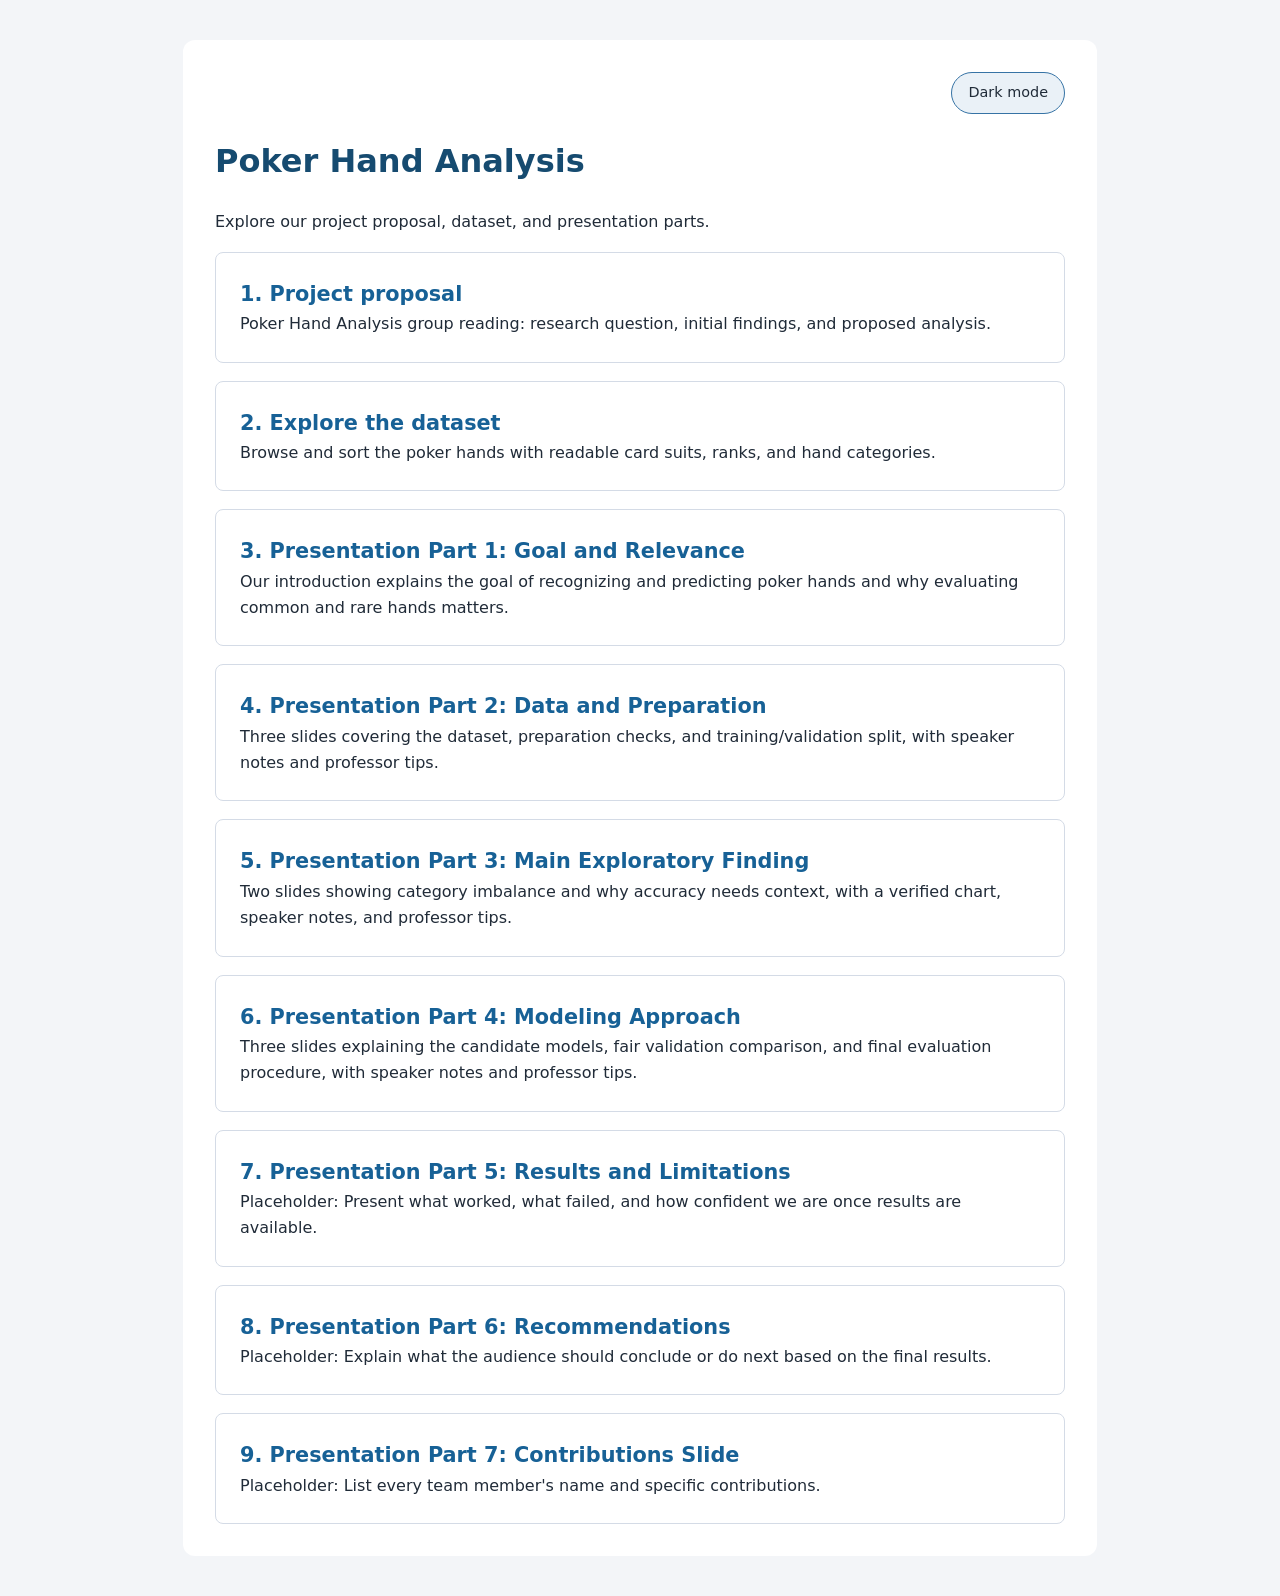
<file: index.html>
<!doctype html>
<html lang="en"><head><meta charset="utf-8"><meta name="viewport" content="width=device-width, initial-scale=1"><title>Poker Hand Analysis</title>
<style>body{margin:0;background:#f3f5f8;color:#202b38;font:16px/1.65 system-ui,sans-serif}main{max-width:850px;margin:40px auto;padding:32px;background:white;border-radius:12px}h1{color:#164b70}nav{display:grid;gap:18px}nav a{display:block;padding:24px;border:1px solid #dce2e8;border-radius:8px;color:#176196;text-decoration:none}nav a:hover{background:#eaf1f7}a:focus-visible{outline:3px solid #2563eb}strong{display:block;font-size:1.3rem}span{color:#202b38}@media(max-width:600px){main{margin:16px;padding:20px}}</style><link rel="stylesheet" href="assets/theme.css">
<script src="assets/theme.js"></script>
</head>
<body><main><div class="theme-controls"><button class="theme-toggle" id="theme-toggle" type="button" aria-pressed="false" hidden>Dark mode</button></div><h1>Poker Hand Analysis</h1><p>Explore our project proposal, dataset, and presentation parts.</p><nav aria-label="Project navigation">
<a href="poker_hand_analysis_group_reading.html"><strong>1. Project proposal</strong><span>Poker Hand Analysis group reading: research question, initial findings, and proposed analysis.</span></a>
<a href="poker_hand_viewer.html"><strong>2. Explore the dataset</strong><span>Browse and sort the poker hands with readable card suits, ranks, and hand categories.</span></a>
<a href="presentation_part1_goals_and_relevance.html"><strong>3. Presentation Part 1: Goal and Relevance</strong><span>Our introduction explains the goal of recognizing and predicting poker hands and why evaluating common and rare hands matters.</span></a>
<a href="presentation_part2_data_and_preparation.html"><strong>4. Presentation Part 2: Data and Preparation</strong><span>Three slides covering the dataset, preparation checks, and training/validation split, with speaker notes and professor tips.</span></a>
<a href="presentation_part3_main_exploratory_finding.html"><strong>5. Presentation Part 3: Main Exploratory Finding</strong><span>Two slides showing category imbalance and why accuracy needs context, with a verified chart, speaker notes, and professor tips.</span></a>
<a href="presentation_part4_modeling_approach.html"><strong>6. Presentation Part 4: Modeling Approach</strong><span>Three slides explaining the candidate models, fair validation comparison, and final evaluation procedure, with speaker notes and professor tips.</span></a>
<a href="presentation_part5_results_and_limitations.html"><strong>7. Presentation Part 5: Results and Limitations</strong><span>Placeholder: Present what worked, what failed, and how confident we are once results are available.</span></a>
<a href="presentation_part6_recommendations.html"><strong>8. Presentation Part 6: Recommendations</strong><span>Placeholder: Explain what the audience should conclude or do next based on the final results.</span></a>
<a href="presentation_part7_contributions.html"><strong>9. Presentation Part 7: Contributions Slide</strong><span>Placeholder: List every team member&#x27;s name and specific contributions.</span></a>
</nav></main></body></html>
</file>
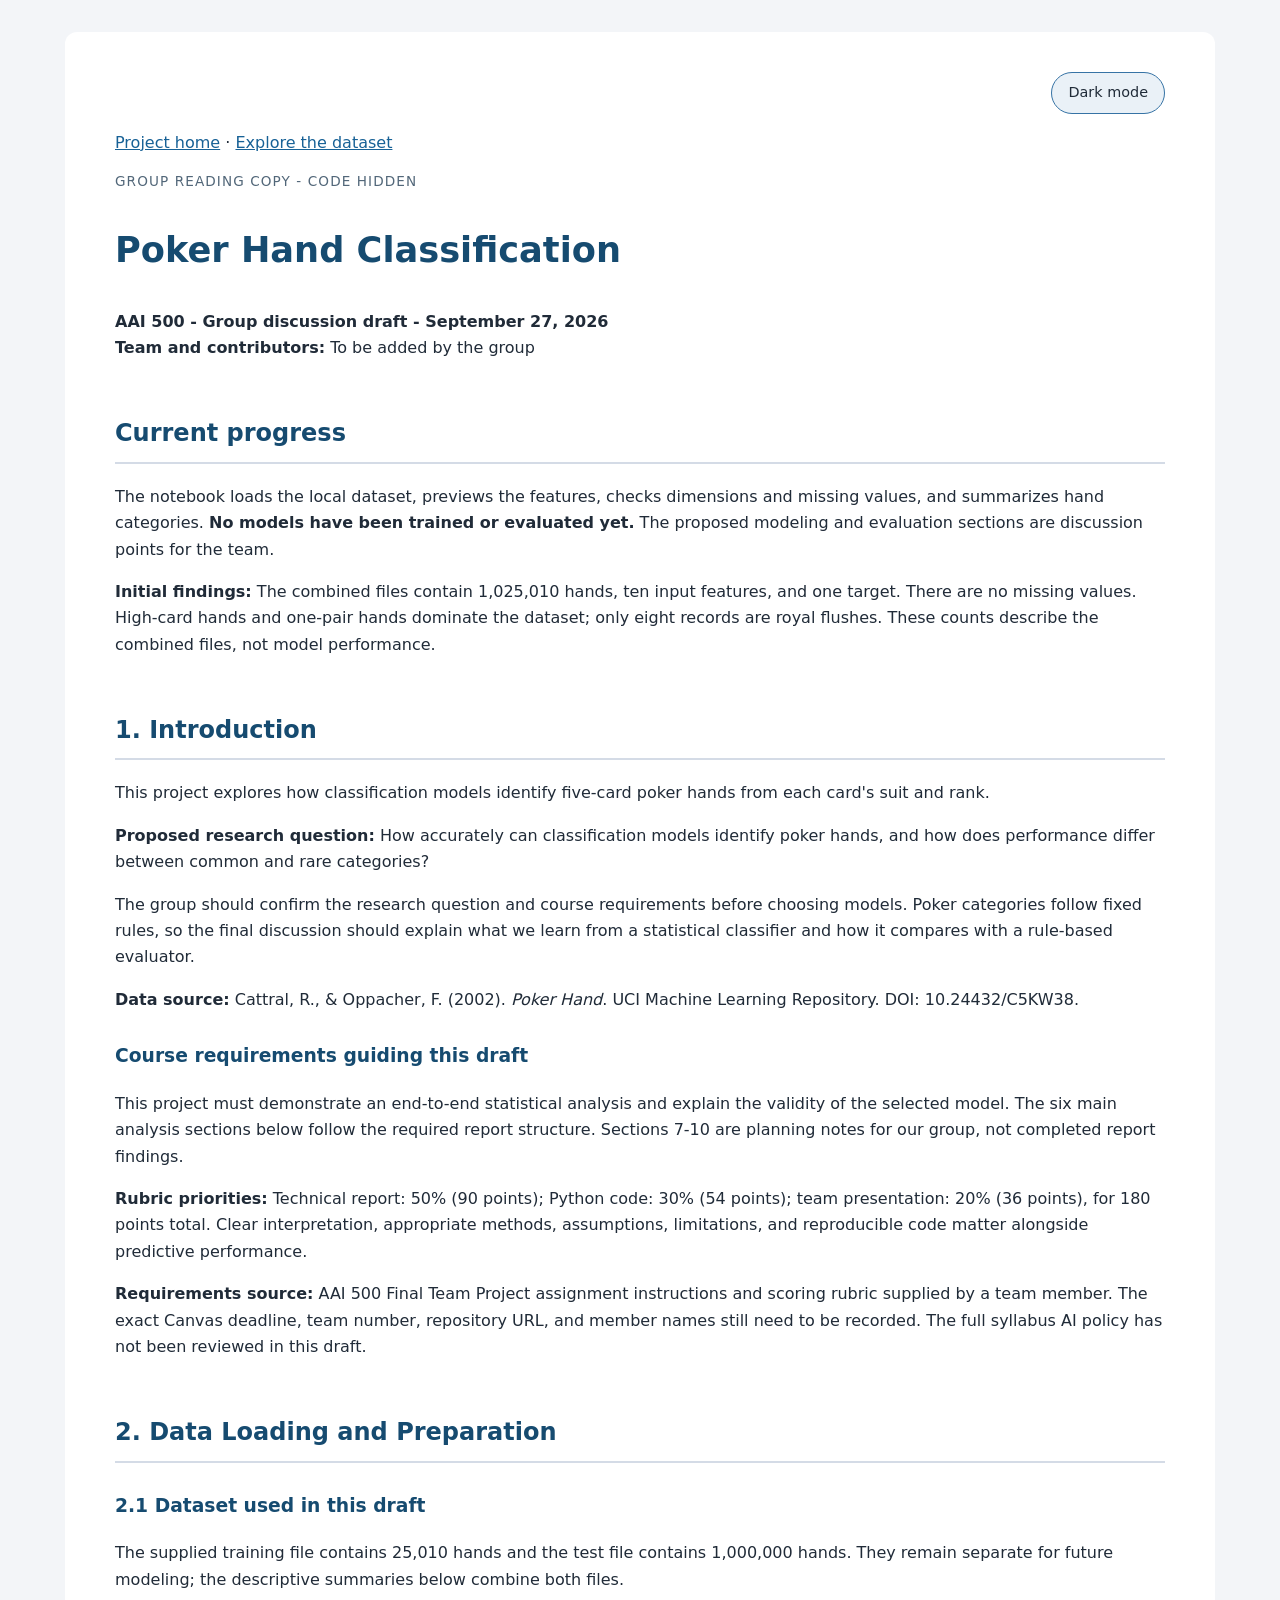
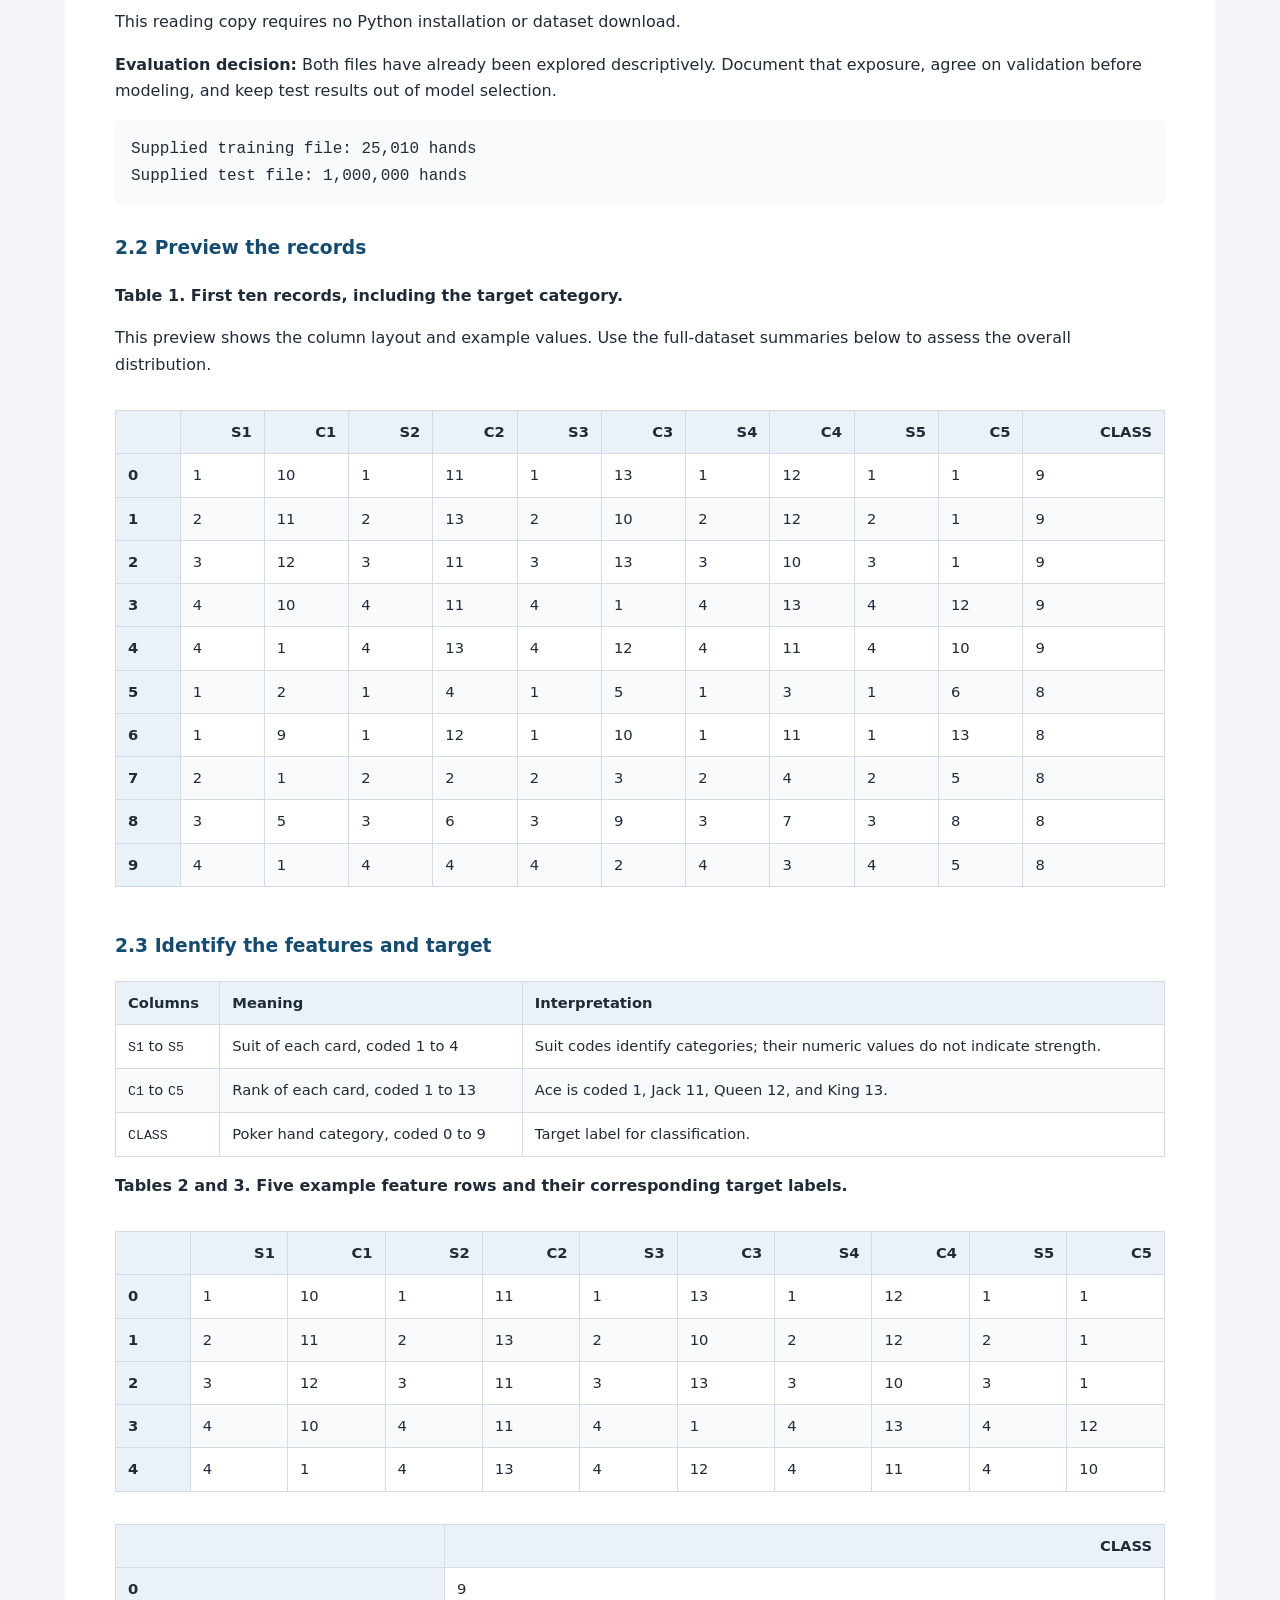
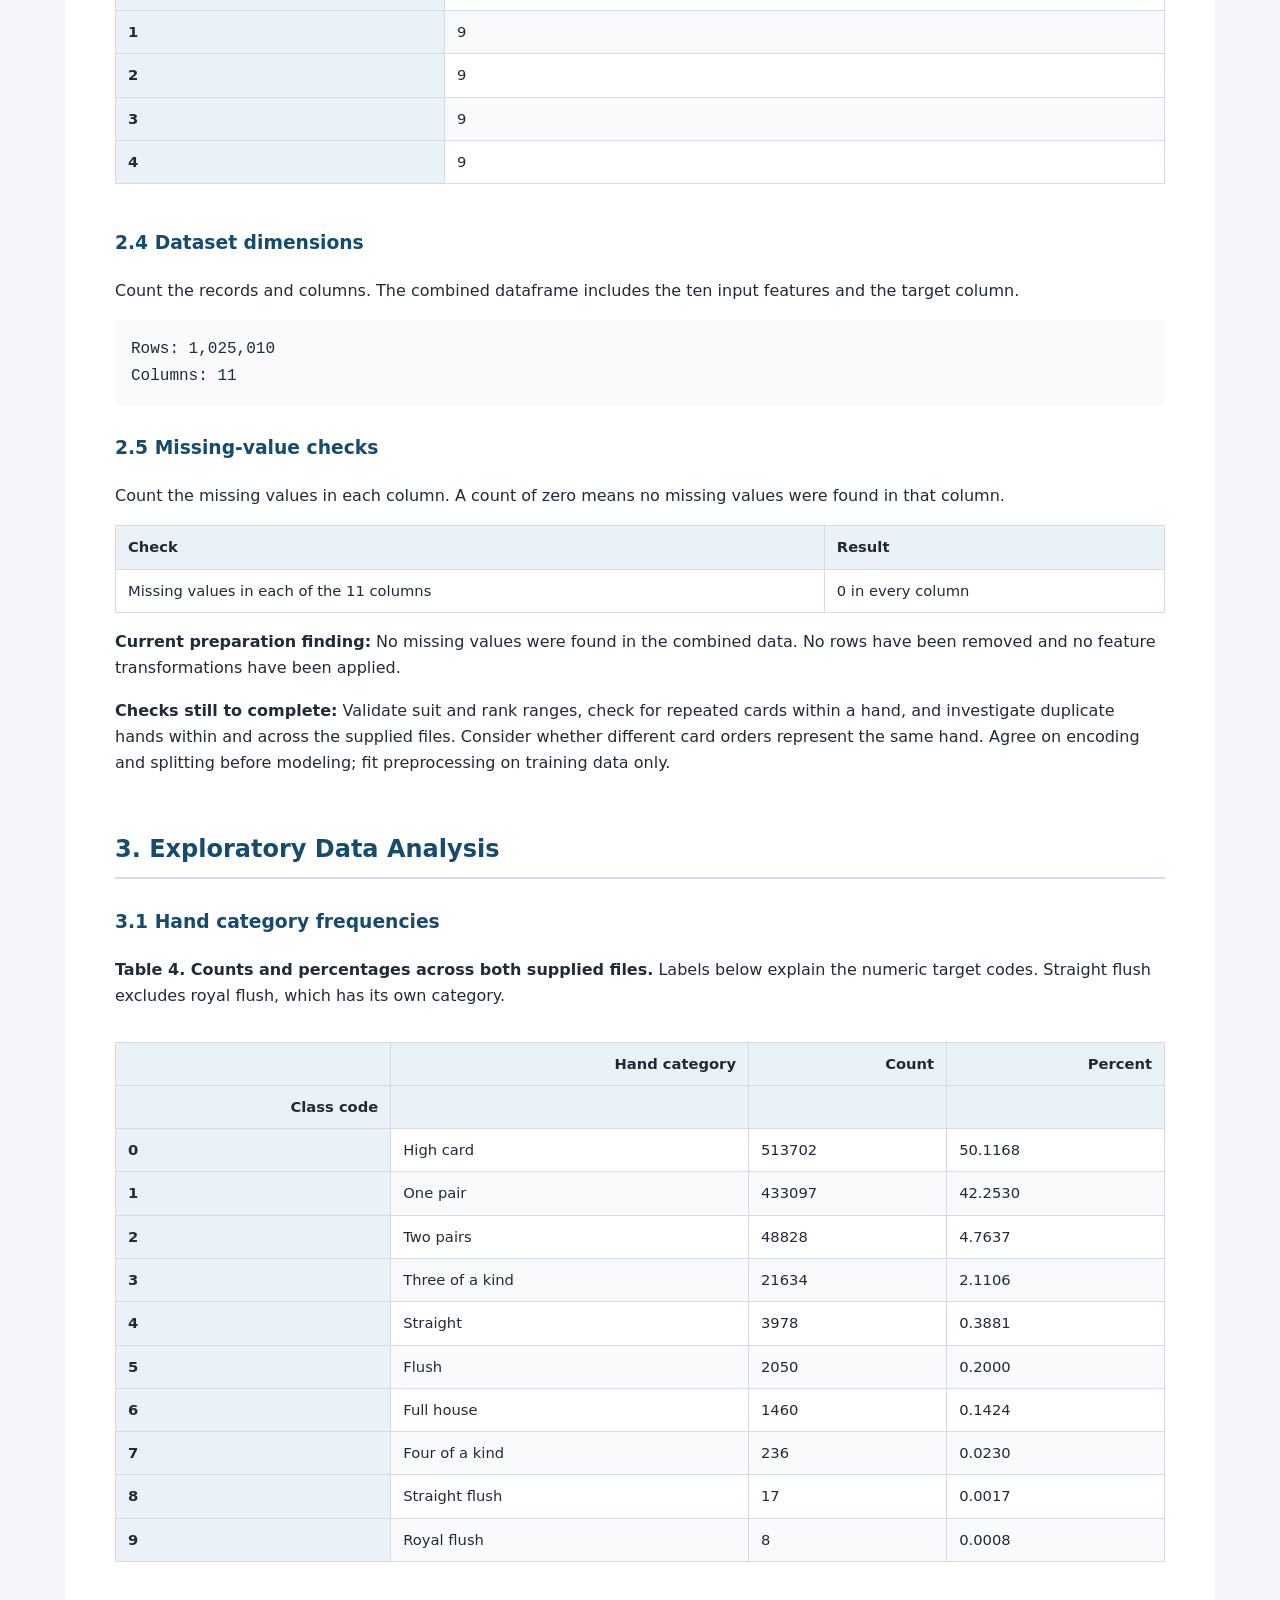
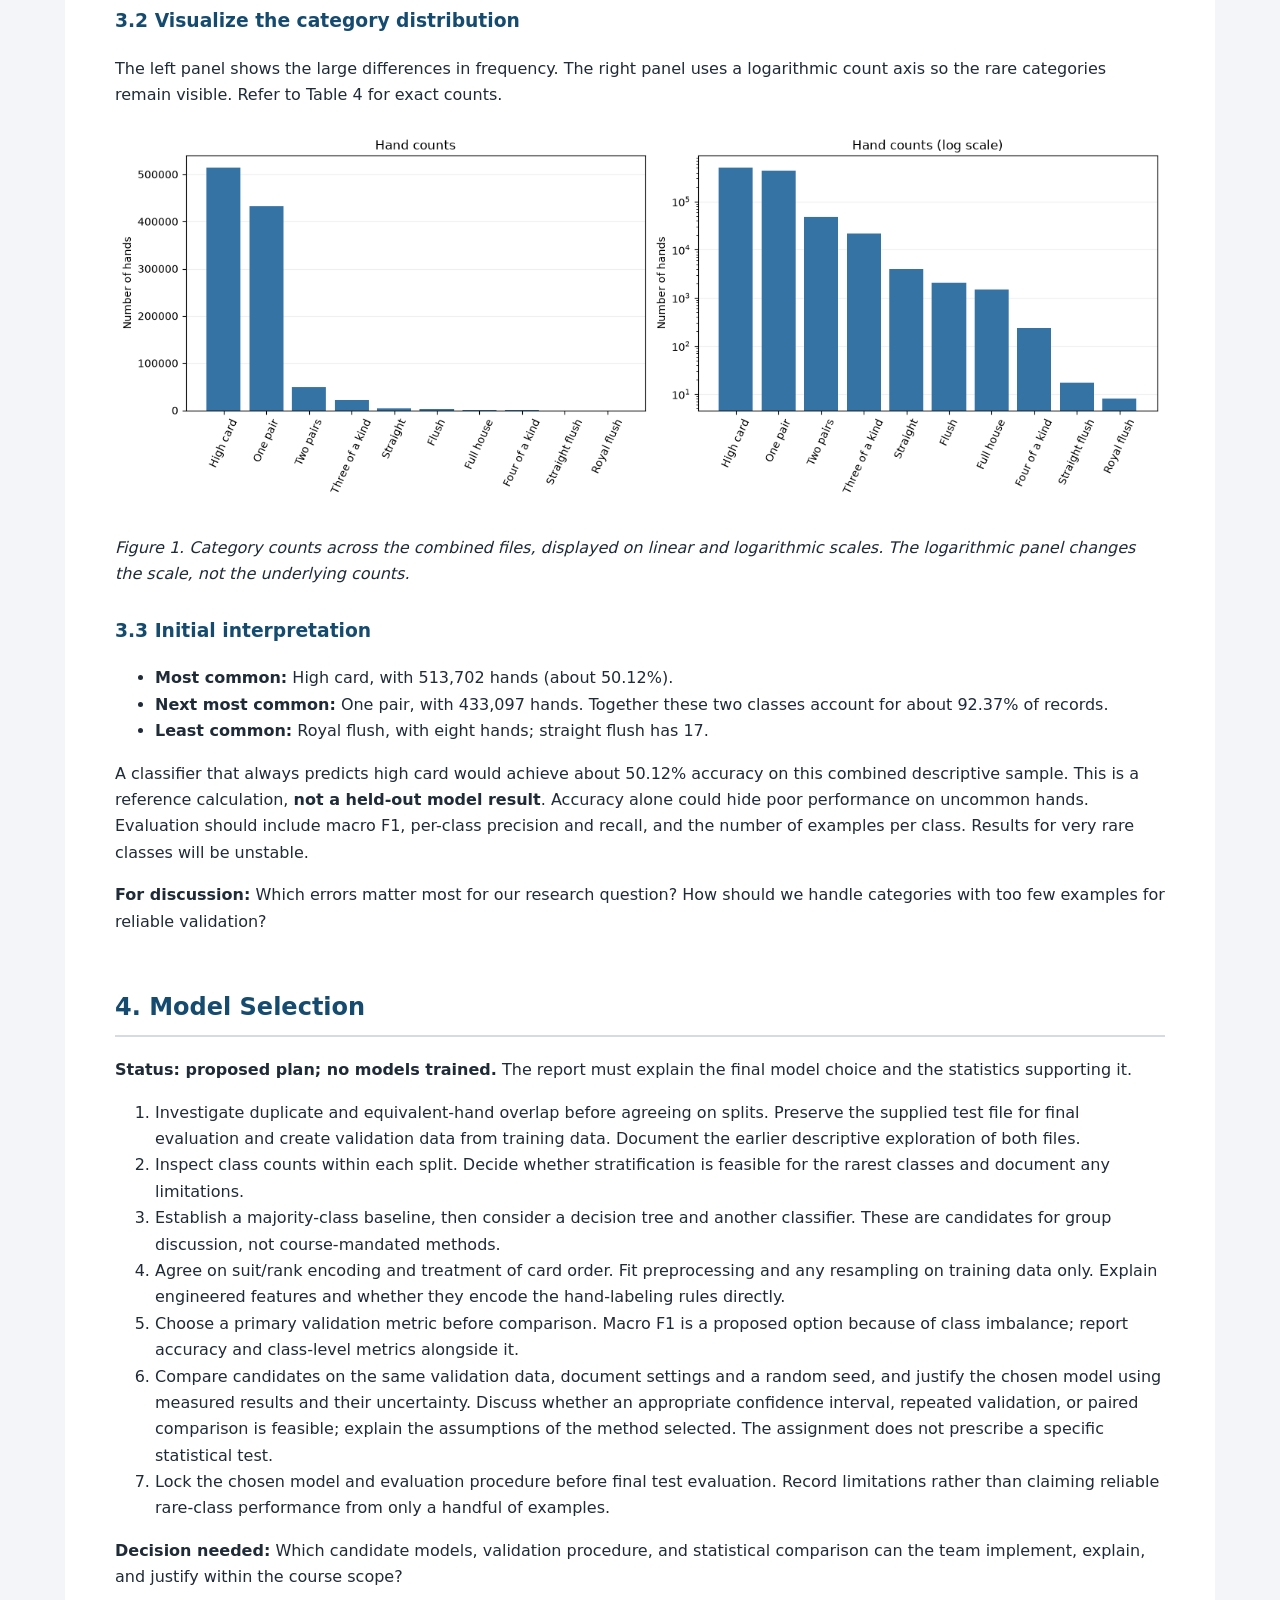
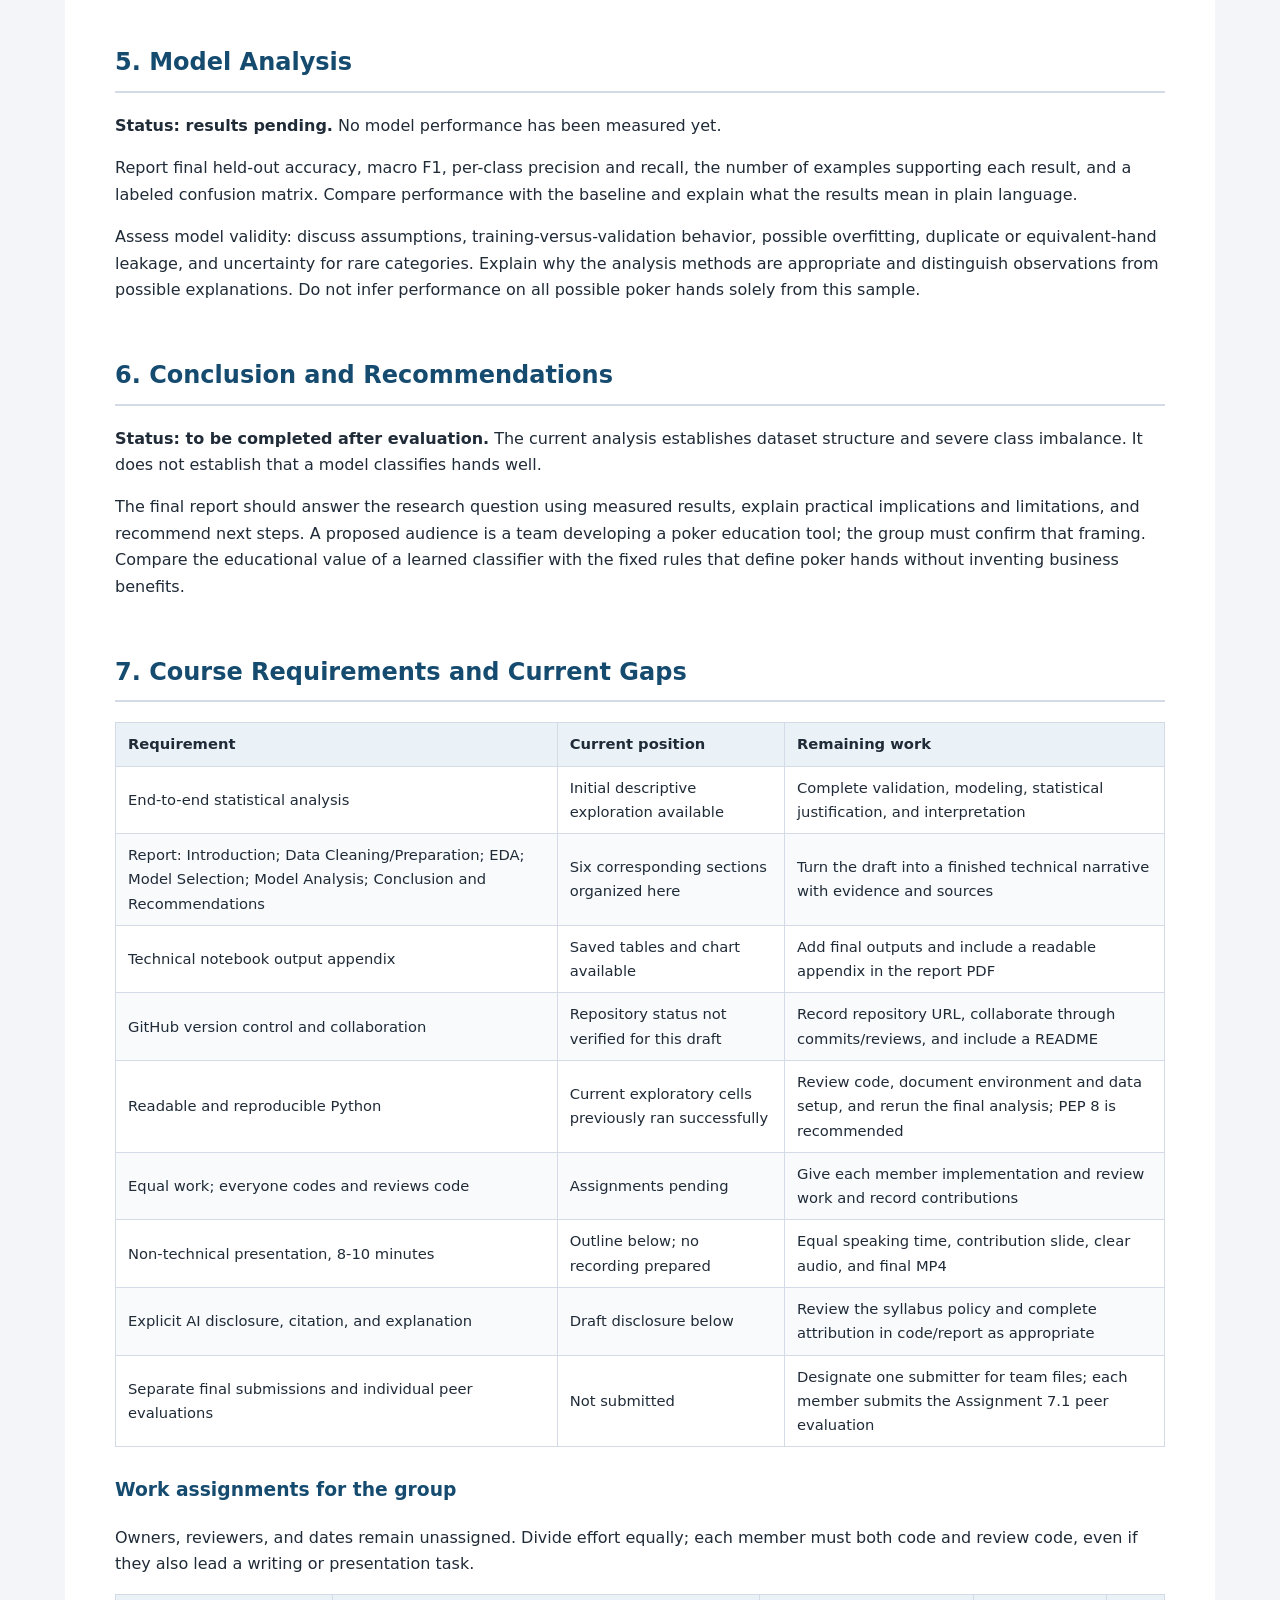
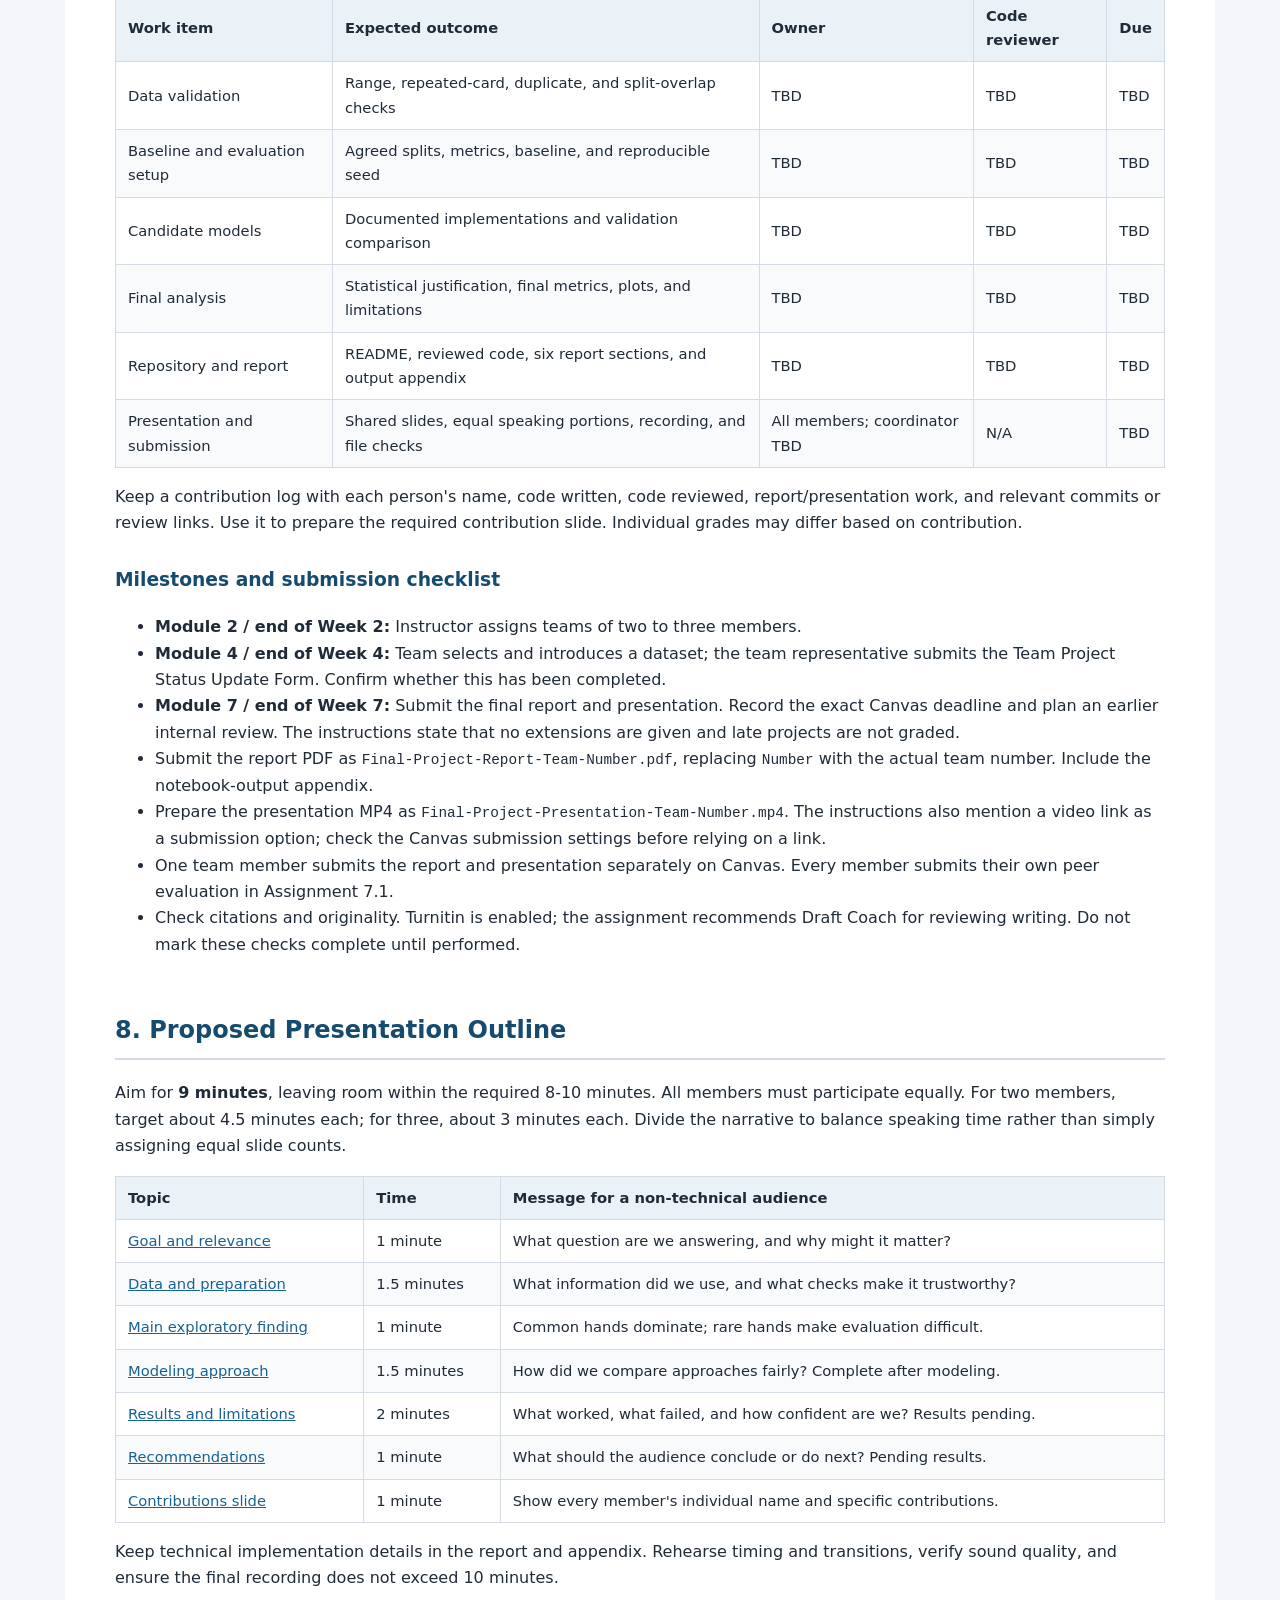
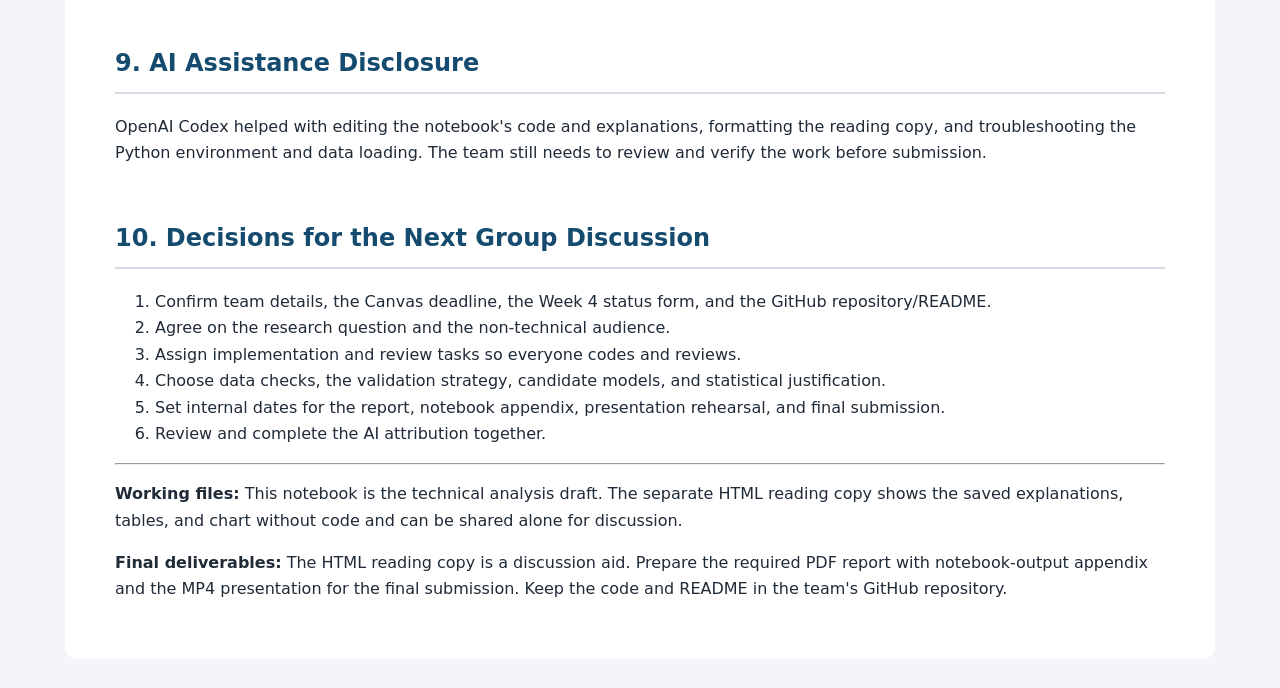
<file: poker_hand_analysis_group_reading.html>
<!doctype html><html lang="en"><head><meta charset="utf-8"><meta name="viewport" content="width=device-width,initial-scale=1"><title>Poker Hand Classification - Group Reading Draft</title><style>body{margin:0;background:#f3f5f8;color:#202b38;font:16px/1.65 system-ui,Segoe UI,sans-serif}main{max-width:1050px;margin:32px auto;padding:40px 50px;background:white;border-radius:12px}h1{font-size:2.2rem;color:#164b70}h2{margin-top:2.2em;border-bottom:2px solid #dce7ee;padding-bottom:8px;color:#164b70}h3{margin-top:1.5em}table{border-collapse:collapse;width:100%;margin:16px 0;font-size:.92rem}th,td{padding:9px 12px;border:1px solid #dce2e8;text-align:left}th{background:#eaf1f7}tbody tr:nth-child(even){background:#f8fafc}.table-wrap{overflow-x:auto}img{max-width:100%;height:auto}figure{margin:24px 0}pre{white-space:pre-wrap;background:#f4f7fa;padding:16px;border-radius:6px}code{font-size:.9em}a{color:#176196}blockquote{border-left:4px solid #3673a5;margin-left:0;padding-left:20px}.badge{color:#526779;font-size:.85rem;text-transform:uppercase;letter-spacing:.08em}@media(max-width:700px){main{margin:0;padding:24px 18px;border-radius:0}}@media print{body{background:white}main{margin:0;padding:0;max-width:none}h2,h3{break-after:avoid}tr,figure{break-inside:avoid}}</style><link rel="stylesheet" href="assets/theme.css">
<script src="assets/theme.js"></script>
</head><body><main><div class="theme-controls"><button class="theme-toggle" id="theme-toggle" type="button" aria-pressed="false" hidden>Dark mode</button></div><nav aria-label="Project navigation"><a href="index.html">Project home</a> &middot; <a href="poker_hand_viewer.html">Explore the dataset</a></nav><p class="badge">Group reading copy - Code hidden</p><section><h1>Poker Hand Classification</h1>
<p><strong>AAI 500 - Group discussion draft - September 27, 2026</strong><br />
<strong>Team and contributors:</strong> To be added by the group</p>
<h2>Current progress</h2>
<p>The notebook loads the local dataset, previews the features, checks dimensions and missing values, and summarizes hand categories. <strong>No models have been trained or evaluated yet.</strong> The proposed modeling and evaluation sections are discussion points for the team.</p>
<p><strong>Initial findings:</strong> The combined files contain 1,025,010 hands, ten input features, and one target. There are no missing values. High-card hands and one-pair hands dominate the dataset; only eight records are royal flushes. These counts describe the combined files, not model performance.</p>
<h2>1. Introduction</h2>
<p>This project explores how classification models identify five-card poker hands from each card's suit and rank.</p>
<p><strong>Proposed research question:</strong> How accurately can classification models identify poker hands, and how does performance differ between common and rare categories?</p>
<p>The group should confirm the research question and course requirements before choosing models. Poker categories follow fixed rules, so the final discussion should explain what we learn from a statistical classifier and how it compares with a rule-based evaluator.</p>
<p><strong>Data source:</strong> Cattral, R., &amp; Oppacher, F. (2002). <em>Poker Hand</em>. UCI Machine Learning Repository. DOI: 10.24432/C5KW38.</p>
<h3>Course requirements guiding this draft</h3>
<p>This project must demonstrate an end-to-end statistical analysis and explain the validity of the selected model. The six main analysis sections below follow the required report structure. Sections 7-10 are planning notes for our group, not completed report findings.</p>
<p><strong>Rubric priorities:</strong> Technical report: 50% (90 points); Python code: 30% (54 points); team presentation: 20% (36 points), for 180 points total. Clear interpretation, appropriate methods, assumptions, limitations, and reproducible code matter alongside predictive performance.</p>
<p><strong>Requirements source:</strong> AAI 500 Final Team Project assignment instructions and scoring rubric supplied by a team member. The exact Canvas deadline, team number, repository URL, and member names still need to be recorded. The full syllabus AI policy has not been reviewed in this draft.</p></section><section><h2>2. Data Loading and Preparation</h2>
<h3>2.1 Dataset used in this draft</h3>
<p>The supplied training file contains 25,010 hands and the test file contains 1,000,000 hands. They remain separate for future modeling; the descriptive summaries below combine both files.</p>
<p>This reading copy requires no Python installation or dataset download.</p>
<p><strong>Evaluation decision:</strong> Both files have already been explored descriptively. Document that exposure, agree on validation before modeling, and keep test results out of model selection.</p></section><pre class="output">Supplied training file: 25,010 hands
Supplied test file: 1,000,000 hands
</pre><section><h3>2.2 Preview the records</h3>
<p><strong>Table 1. First ten records, including the target category.</strong></p>
<p>This preview shows the column layout and example values. Use the full-dataset summaries below to assess the overall distribution.</p></section><div class="output table-wrap"><div>
<style scoped>
    .dataframe tbody tr th:only-of-type {
        vertical-align: middle;
    }

    .dataframe tbody tr th {
        vertical-align: top;
    }

    .dataframe thead th {
        text-align: right;
    }
</style>
<table border="1" class="dataframe">
  <thead>
    <tr style="text-align: right;">
      <th></th>
      <th>S1</th>
      <th>C1</th>
      <th>S2</th>
      <th>C2</th>
      <th>S3</th>
      <th>C3</th>
      <th>S4</th>
      <th>C4</th>
      <th>S5</th>
      <th>C5</th>
      <th>CLASS</th>
    </tr>
  </thead>
  <tbody>
    <tr>
      <th>0</th>
      <td>1</td>
      <td>10</td>
      <td>1</td>
      <td>11</td>
      <td>1</td>
      <td>13</td>
      <td>1</td>
      <td>12</td>
      <td>1</td>
      <td>1</td>
      <td>9</td>
    </tr>
    <tr>
      <th>1</th>
      <td>2</td>
      <td>11</td>
      <td>2</td>
      <td>13</td>
      <td>2</td>
      <td>10</td>
      <td>2</td>
      <td>12</td>
      <td>2</td>
      <td>1</td>
      <td>9</td>
    </tr>
    <tr>
      <th>2</th>
      <td>3</td>
      <td>12</td>
      <td>3</td>
      <td>11</td>
      <td>3</td>
      <td>13</td>
      <td>3</td>
      <td>10</td>
      <td>3</td>
      <td>1</td>
      <td>9</td>
    </tr>
    <tr>
      <th>3</th>
      <td>4</td>
      <td>10</td>
      <td>4</td>
      <td>11</td>
      <td>4</td>
      <td>1</td>
      <td>4</td>
      <td>13</td>
      <td>4</td>
      <td>12</td>
      <td>9</td>
    </tr>
    <tr>
      <th>4</th>
      <td>4</td>
      <td>1</td>
      <td>4</td>
      <td>13</td>
      <td>4</td>
      <td>12</td>
      <td>4</td>
      <td>11</td>
      <td>4</td>
      <td>10</td>
      <td>9</td>
    </tr>
    <tr>
      <th>5</th>
      <td>1</td>
      <td>2</td>
      <td>1</td>
      <td>4</td>
      <td>1</td>
      <td>5</td>
      <td>1</td>
      <td>3</td>
      <td>1</td>
      <td>6</td>
      <td>8</td>
    </tr>
    <tr>
      <th>6</th>
      <td>1</td>
      <td>9</td>
      <td>1</td>
      <td>12</td>
      <td>1</td>
      <td>10</td>
      <td>1</td>
      <td>11</td>
      <td>1</td>
      <td>13</td>
      <td>8</td>
    </tr>
    <tr>
      <th>7</th>
      <td>2</td>
      <td>1</td>
      <td>2</td>
      <td>2</td>
      <td>2</td>
      <td>3</td>
      <td>2</td>
      <td>4</td>
      <td>2</td>
      <td>5</td>
      <td>8</td>
    </tr>
    <tr>
      <th>8</th>
      <td>3</td>
      <td>5</td>
      <td>3</td>
      <td>6</td>
      <td>3</td>
      <td>9</td>
      <td>3</td>
      <td>7</td>
      <td>3</td>
      <td>8</td>
      <td>8</td>
    </tr>
    <tr>
      <th>9</th>
      <td>4</td>
      <td>1</td>
      <td>4</td>
      <td>4</td>
      <td>4</td>
      <td>2</td>
      <td>4</td>
      <td>3</td>
      <td>4</td>
      <td>5</td>
      <td>8</td>
    </tr>
  </tbody>
</table>
</div></div><section><h3>2.3 Identify the features and target</h3>
<table>
<thead>
<tr>
<th style="text-align: left;">Columns</th>
<th style="text-align: left;">Meaning</th>
<th style="text-align: left;">Interpretation</th>
</tr>
</thead>
<tbody>
<tr>
<td style="text-align: left;"><code>S1</code> to <code>S5</code></td>
<td style="text-align: left;">Suit of each card, coded 1 to 4</td>
<td style="text-align: left;">Suit codes identify categories; their numeric values do not indicate strength.</td>
</tr>
<tr>
<td style="text-align: left;"><code>C1</code> to <code>C5</code></td>
<td style="text-align: left;">Rank of each card, coded 1 to 13</td>
<td style="text-align: left;">Ace is coded 1, Jack 11, Queen 12, and King 13.</td>
</tr>
<tr>
<td style="text-align: left;"><code>CLASS</code></td>
<td style="text-align: left;">Poker hand category, coded 0 to 9</td>
<td style="text-align: left;">Target label for classification.</td>
</tr>
</tbody>
</table>
<p><strong>Tables 2 and 3. Five example feature rows and their corresponding target labels.</strong></p></section><div class="output table-wrap"><div>
<style scoped>
    .dataframe tbody tr th:only-of-type {
        vertical-align: middle;
    }

    .dataframe tbody tr th {
        vertical-align: top;
    }

    .dataframe thead th {
        text-align: right;
    }
</style>
<table border="1" class="dataframe">
  <thead>
    <tr style="text-align: right;">
      <th></th>
      <th>S1</th>
      <th>C1</th>
      <th>S2</th>
      <th>C2</th>
      <th>S3</th>
      <th>C3</th>
      <th>S4</th>
      <th>C4</th>
      <th>S5</th>
      <th>C5</th>
    </tr>
  </thead>
  <tbody>
    <tr>
      <th>0</th>
      <td>1</td>
      <td>10</td>
      <td>1</td>
      <td>11</td>
      <td>1</td>
      <td>13</td>
      <td>1</td>
      <td>12</td>
      <td>1</td>
      <td>1</td>
    </tr>
    <tr>
      <th>1</th>
      <td>2</td>
      <td>11</td>
      <td>2</td>
      <td>13</td>
      <td>2</td>
      <td>10</td>
      <td>2</td>
      <td>12</td>
      <td>2</td>
      <td>1</td>
    </tr>
    <tr>
      <th>2</th>
      <td>3</td>
      <td>12</td>
      <td>3</td>
      <td>11</td>
      <td>3</td>
      <td>13</td>
      <td>3</td>
      <td>10</td>
      <td>3</td>
      <td>1</td>
    </tr>
    <tr>
      <th>3</th>
      <td>4</td>
      <td>10</td>
      <td>4</td>
      <td>11</td>
      <td>4</td>
      <td>1</td>
      <td>4</td>
      <td>13</td>
      <td>4</td>
      <td>12</td>
    </tr>
    <tr>
      <th>4</th>
      <td>4</td>
      <td>1</td>
      <td>4</td>
      <td>13</td>
      <td>4</td>
      <td>12</td>
      <td>4</td>
      <td>11</td>
      <td>4</td>
      <td>10</td>
    </tr>
  </tbody>
</table>
</div></div><div class="output table-wrap"><div>
<style scoped>
    .dataframe tbody tr th:only-of-type {
        vertical-align: middle;
    }

    .dataframe tbody tr th {
        vertical-align: top;
    }

    .dataframe thead th {
        text-align: right;
    }
</style>
<table border="1" class="dataframe">
  <thead>
    <tr style="text-align: right;">
      <th></th>
      <th>CLASS</th>
    </tr>
  </thead>
  <tbody>
    <tr>
      <th>0</th>
      <td>9</td>
    </tr>
    <tr>
      <th>1</th>
      <td>9</td>
    </tr>
    <tr>
      <th>2</th>
      <td>9</td>
    </tr>
    <tr>
      <th>3</th>
      <td>9</td>
    </tr>
    <tr>
      <th>4</th>
      <td>9</td>
    </tr>
  </tbody>
</table>
</div></div><section><h3>2.4 Dataset dimensions</h3>
<p>Count the records and columns. The combined dataframe includes the ten input features and the target column.</p></section><pre class="output">Rows: 1,025,010
Columns: 11
</pre><section><h3>2.5 Missing-value checks</h3>
<p>Count the missing values in each column. A count of zero means no missing values were found in that column.</p></section><table><thead><tr><th>Check</th><th>Result</th></tr></thead><tbody><tr><td>Missing values in each of the 11 columns</td><td>0 in every column</td></tr></tbody></table><section><p><strong>Current preparation finding:</strong> No missing values were found in the combined data. No rows have been removed and no feature transformations have been applied.</p>
<p><strong>Checks still to complete:</strong> Validate suit and rank ranges, check for repeated cards within a hand, and investigate duplicate hands within and across the supplied files. Consider whether different card orders represent the same hand. Agree on encoding and splitting before modeling; fit preprocessing on training data only.</p>
<h2>3. Exploratory Data Analysis</h2>
<h3>3.1 Hand category frequencies</h3>
<p><strong>Table 4. Counts and percentages across both supplied files.</strong> Labels below explain the numeric target codes. Straight flush excludes royal flush, which has its own category.</p></section><div class="output table-wrap"><div>
<style scoped>
    .dataframe tbody tr th:only-of-type {
        vertical-align: middle;
    }

    .dataframe tbody tr th {
        vertical-align: top;
    }

    .dataframe thead th {
        text-align: right;
    }
</style>
<table border="1" class="dataframe">
  <thead>
    <tr style="text-align: right;">
      <th></th>
      <th>Hand category</th>
      <th>Count</th>
      <th>Percent</th>
    </tr>
    <tr>
      <th>Class code</th>
      <th></th>
      <th></th>
      <th></th>
    </tr>
  </thead>
  <tbody>
    <tr>
      <th>0</th>
      <td>High card</td>
      <td>513702</td>
      <td>50.1168</td>
    </tr>
    <tr>
      <th>1</th>
      <td>One pair</td>
      <td>433097</td>
      <td>42.2530</td>
    </tr>
    <tr>
      <th>2</th>
      <td>Two pairs</td>
      <td>48828</td>
      <td>4.7637</td>
    </tr>
    <tr>
      <th>3</th>
      <td>Three of a kind</td>
      <td>21634</td>
      <td>2.1106</td>
    </tr>
    <tr>
      <th>4</th>
      <td>Straight</td>
      <td>3978</td>
      <td>0.3881</td>
    </tr>
    <tr>
      <th>5</th>
      <td>Flush</td>
      <td>2050</td>
      <td>0.2000</td>
    </tr>
    <tr>
      <th>6</th>
      <td>Full house</td>
      <td>1460</td>
      <td>0.1424</td>
    </tr>
    <tr>
      <th>7</th>
      <td>Four of a kind</td>
      <td>236</td>
      <td>0.0230</td>
    </tr>
    <tr>
      <th>8</th>
      <td>Straight flush</td>
      <td>17</td>
      <td>0.0017</td>
    </tr>
    <tr>
      <th>9</th>
      <td>Royal flush</td>
      <td>8</td>
      <td>0.0008</td>
    </tr>
  </tbody>
</table>
</div></div><section><h3>3.2 Visualize the category distribution</h3>
<p>The left panel shows the large differences in frequency. The right panel uses a logarithmic count axis so the rare categories remain visible. Refer to Table 4 for exact counts.</p></section><figure><img alt="Poker hand category counts on linear and logarithmic scales" src="[data-uri]"></figure><section><p><em>Figure 1. Category counts across the combined files, displayed on linear and logarithmic scales. The logarithmic panel changes the scale, not the underlying counts.</em></p></section><section><h3>3.3 Initial interpretation</h3>
<ul>
<li><strong>Most common:</strong> High card, with 513,702 hands (about 50.12%).</li>
<li><strong>Next most common:</strong> One pair, with 433,097 hands. Together these two classes account for about 92.37% of records.</li>
<li><strong>Least common:</strong> Royal flush, with eight hands; straight flush has 17.</li>
</ul>
<p>A classifier that always predicts high card would achieve about 50.12% accuracy on this combined descriptive sample. This is a reference calculation, <strong>not a held-out model result</strong>. Accuracy alone could hide poor performance on uncommon hands. Evaluation should include macro F1, per-class precision and recall, and the number of examples per class. Results for very rare classes will be unstable.</p>
<p><strong>For discussion:</strong> Which errors matter most for our research question? How should we handle categories with too few examples for reliable validation?</p></section><section><h2>4. Model Selection</h2>
<p><strong>Status: proposed plan; no models trained.</strong> The report must explain the final model choice and the statistics supporting it.</p>
<ol>
<li>Investigate duplicate and equivalent-hand overlap before agreeing on splits. Preserve the supplied test file for final evaluation and create validation data from training data. Document the earlier descriptive exploration of both files.</li>
<li>Inspect class counts within each split. Decide whether stratification is feasible for the rarest classes and document any limitations.</li>
<li>Establish a majority-class baseline, then consider a decision tree and another classifier. These are candidates for group discussion, not course-mandated methods.</li>
<li>Agree on suit/rank encoding and treatment of card order. Fit preprocessing and any resampling on training data only. Explain engineered features and whether they encode the hand-labeling rules directly.</li>
<li>Choose a primary validation metric before comparison. Macro F1 is a proposed option because of class imbalance; report accuracy and class-level metrics alongside it.</li>
<li>Compare candidates on the same validation data, document settings and a random seed, and justify the chosen model using measured results and their uncertainty. Discuss whether an appropriate confidence interval, repeated validation, or paired comparison is feasible; explain the assumptions of the method selected. The assignment does not prescribe a specific statistical test.</li>
<li>Lock the chosen model and evaluation procedure before final test evaluation. Record limitations rather than claiming reliable rare-class performance from only a handful of examples.</li>
</ol>
<p><strong>Decision needed:</strong> Which candidate models, validation procedure, and statistical comparison can the team implement, explain, and justify within the course scope?</p></section><section><h2>5. Model Analysis</h2>
<p><strong>Status: results pending.</strong> No model performance has been measured yet.</p>
<p>Report final held-out accuracy, macro F1, per-class precision and recall, the number of examples supporting each result, and a labeled confusion matrix. Compare performance with the baseline and explain what the results mean in plain language.</p>
<p>Assess model validity: discuss assumptions, training-versus-validation behavior, possible overfitting, duplicate or equivalent-hand leakage, and uncertainty for rare categories. Explain why the analysis methods are appropriate and distinguish observations from possible explanations. Do not infer performance on all possible poker hands solely from this sample.</p></section><section><h2>6. Conclusion and Recommendations</h2>
<p><strong>Status: to be completed after evaluation.</strong> The current analysis establishes dataset structure and severe class imbalance. It does not establish that a model classifies hands well.</p>
<p>The final report should answer the research question using measured results, explain practical implications and limitations, and recommend next steps. A proposed audience is a team developing a poker education tool; the group must confirm that framing. Compare the educational value of a learned classifier with the fixed rules that define poker hands without inventing business benefits.</p>
<h2>7. Course Requirements and Current Gaps</h2>
<table>
<thead>
<tr>
<th style="text-align: left;">Requirement</th>
<th style="text-align: left;">Current position</th>
<th style="text-align: left;">Remaining work</th>
</tr>
</thead>
<tbody>
<tr>
<td style="text-align: left;">End-to-end statistical analysis</td>
<td style="text-align: left;">Initial descriptive exploration available</td>
<td style="text-align: left;">Complete validation, modeling, statistical justification, and interpretation</td>
</tr>
<tr>
<td style="text-align: left;">Report: Introduction; Data Cleaning/Preparation; EDA; Model Selection; Model Analysis; Conclusion and Recommendations</td>
<td style="text-align: left;">Six corresponding sections organized here</td>
<td style="text-align: left;">Turn the draft into a finished technical narrative with evidence and sources</td>
</tr>
<tr>
<td style="text-align: left;">Technical notebook output appendix</td>
<td style="text-align: left;">Saved tables and chart available</td>
<td style="text-align: left;">Add final outputs and include a readable appendix in the report PDF</td>
</tr>
<tr>
<td style="text-align: left;">GitHub version control and collaboration</td>
<td style="text-align: left;">Repository status not verified for this draft</td>
<td style="text-align: left;">Record repository URL, collaborate through commits/reviews, and include a README</td>
</tr>
<tr>
<td style="text-align: left;">Readable and reproducible Python</td>
<td style="text-align: left;">Current exploratory cells previously ran successfully</td>
<td style="text-align: left;">Review code, document environment and data setup, and rerun the final analysis; PEP 8 is recommended</td>
</tr>
<tr>
<td style="text-align: left;">Equal work; everyone codes and reviews code</td>
<td style="text-align: left;">Assignments pending</td>
<td style="text-align: left;">Give each member implementation and review work and record contributions</td>
</tr>
<tr>
<td style="text-align: left;">Non-technical presentation, 8-10 minutes</td>
<td style="text-align: left;">Outline below; no recording prepared</td>
<td style="text-align: left;">Equal speaking time, contribution slide, clear audio, and final MP4</td>
</tr>
<tr>
<td style="text-align: left;">Explicit AI disclosure, citation, and explanation</td>
<td style="text-align: left;">Draft disclosure below</td>
<td style="text-align: left;">Review the syllabus policy and complete attribution in code/report as appropriate</td>
</tr>
<tr>
<td style="text-align: left;">Separate final submissions and individual peer evaluations</td>
<td style="text-align: left;">Not submitted</td>
<td style="text-align: left;">Designate one submitter for team files; each member submits the Assignment 7.1 peer evaluation</td>
</tr>
</tbody>
</table>
<h3>Work assignments for the group</h3>
<p>Owners, reviewers, and dates remain unassigned. Divide effort equally; each member must both code and review code, even if they also lead a writing or presentation task.</p>
<table>
<thead>
<tr>
<th style="text-align: left;">Work item</th>
<th style="text-align: left;">Expected outcome</th>
<th style="text-align: left;">Owner</th>
<th style="text-align: left;">Code reviewer</th>
<th style="text-align: left;">Due</th>
</tr>
</thead>
<tbody>
<tr>
<td style="text-align: left;">Data validation</td>
<td style="text-align: left;">Range, repeated-card, duplicate, and split-overlap checks</td>
<td style="text-align: left;">TBD</td>
<td style="text-align: left;">TBD</td>
<td style="text-align: left;">TBD</td>
</tr>
<tr>
<td style="text-align: left;">Baseline and evaluation setup</td>
<td style="text-align: left;">Agreed splits, metrics, baseline, and reproducible seed</td>
<td style="text-align: left;">TBD</td>
<td style="text-align: left;">TBD</td>
<td style="text-align: left;">TBD</td>
</tr>
<tr>
<td style="text-align: left;">Candidate models</td>
<td style="text-align: left;">Documented implementations and validation comparison</td>
<td style="text-align: left;">TBD</td>
<td style="text-align: left;">TBD</td>
<td style="text-align: left;">TBD</td>
</tr>
<tr>
<td style="text-align: left;">Final analysis</td>
<td style="text-align: left;">Statistical justification, final metrics, plots, and limitations</td>
<td style="text-align: left;">TBD</td>
<td style="text-align: left;">TBD</td>
<td style="text-align: left;">TBD</td>
</tr>
<tr>
<td style="text-align: left;">Repository and report</td>
<td style="text-align: left;">README, reviewed code, six report sections, and output appendix</td>
<td style="text-align: left;">TBD</td>
<td style="text-align: left;">TBD</td>
<td style="text-align: left;">TBD</td>
</tr>
<tr>
<td style="text-align: left;">Presentation and submission</td>
<td style="text-align: left;">Shared slides, equal speaking portions, recording, and file checks</td>
<td style="text-align: left;">All members; coordinator TBD</td>
<td style="text-align: left;">N/A</td>
<td style="text-align: left;">TBD</td>
</tr>
</tbody>
</table>
<p>Keep a contribution log with each person's name, code written, code reviewed, report/presentation work, and relevant commits or review links. Use it to prepare the required contribution slide. Individual grades may differ based on contribution.</p>
<h3>Milestones and submission checklist</h3>
<ul>
<li><strong>Module 2 / end of Week 2:</strong> Instructor assigns teams of two to three members.</li>
<li><strong>Module 4 / end of Week 4:</strong> Team selects and introduces a dataset; the team representative submits the Team Project Status Update Form. Confirm whether this has been completed.</li>
<li><strong>Module 7 / end of Week 7:</strong> Submit the final report and presentation. Record the exact Canvas deadline and plan an earlier internal review. The instructions state that no extensions are given and late projects are not graded.</li>
<li>Submit the report PDF as <code>Final-Project-Report-Team-Number.pdf</code>, replacing <code>Number</code> with the actual team number. Include the notebook-output appendix.</li>
<li>Prepare the presentation MP4 as <code>Final-Project-Presentation-Team-Number.mp4</code>. The instructions also mention a video link as a submission option; check the Canvas submission settings before relying on a link.</li>
<li>One team member submits the report and presentation separately on Canvas. Every member submits their own peer evaluation in Assignment 7.1.</li>
<li>Check citations and originality. Turnitin is enabled; the assignment recommends Draft Coach for reviewing writing. Do not mark these checks complete until performed.</li>
</ul>
<h2 id="presentation-outline">8. Proposed Presentation Outline</h2>
<p>Aim for <strong>9 minutes</strong>, leaving room within the required 8-10 minutes. All members must participate equally. For two members, target about 4.5 minutes each; for three, about 3 minutes each. Divide the narrative to balance speaking time rather than simply assigning equal slide counts.</p>
<table>
<thead>
<tr>
<th style="text-align: left;">Topic</th>
<th style="text-align: left;">Time</th>
<th style="text-align: left;">Message for a non-technical audience</th>
</tr>
</thead>
<tbody>
<tr>
<td style="text-align: left;"><a href="presentation_part1_goals_and_relevance.html">Goal and relevance</a></td>
<td style="text-align: left;">1 minute</td>
<td style="text-align: left;">What question are we answering, and why might it matter?</td>
</tr>
<tr>
<td style="text-align: left;"><a href="presentation_part2_data_and_preparation.html">Data and preparation</a></td>
<td style="text-align: left;">1.5 minutes</td>
<td style="text-align: left;">What information did we use, and what checks make it trustworthy?</td>
</tr>
<tr>
<td style="text-align: left;"><a href="presentation_part3_main_exploratory_finding.html">Main exploratory finding</a></td>
<td style="text-align: left;">1 minute</td>
<td style="text-align: left;">Common hands dominate; rare hands make evaluation difficult.</td>
</tr>
<tr>
<td style="text-align: left;"><a href="presentation_part4_modeling_approach.html">Modeling approach</a></td>
<td style="text-align: left;">1.5 minutes</td>
<td style="text-align: left;">How did we compare approaches fairly? Complete after modeling.</td>
</tr>
<tr>
<td style="text-align: left;"><a href="presentation_part5_results_and_limitations.html">Results and limitations</a></td>
<td style="text-align: left;">2 minutes</td>
<td style="text-align: left;">What worked, what failed, and how confident are we? Results pending.</td>
</tr>
<tr>
<td style="text-align: left;"><a href="presentation_part6_recommendations.html">Recommendations</a></td>
<td style="text-align: left;">1 minute</td>
<td style="text-align: left;">What should the audience conclude or do next? Pending results.</td>
</tr>
<tr>
<td style="text-align: left;"><a href="presentation_part7_contributions.html">Contributions slide</a></td>
<td style="text-align: left;">1 minute</td>
<td style="text-align: left;">Show every member's individual name and specific contributions.</td>
</tr>
</tbody>
</table>
<p>Keep technical implementation details in the report and appendix. Rehearse timing and transitions, verify sound quality, and ensure the final recording does not exceed 10 minutes.</p>
<h2>9. AI Assistance Disclosure</h2>
<p>OpenAI Codex helped with editing the notebook's code and explanations, formatting the reading copy, and troubleshooting the Python environment and data loading. The team still needs to review and verify the work before submission.</p>
<h2>10. Decisions for the Next Group Discussion</h2>
<ol>
<li>Confirm team details, the Canvas deadline, the Week 4 status form, and the GitHub repository/README.</li>
<li>Agree on the research question and the non-technical audience.</li>
<li>Assign implementation and review tasks so everyone codes and reviews.</li>
<li>Choose data checks, the validation strategy, candidate models, and statistical justification.</li>
<li>Set internal dates for the report, notebook appendix, presentation rehearsal, and final submission.</li>
<li>Review and complete the AI attribution together.</li>
</ol></section><section><hr />
<p><strong>Working files:</strong> This notebook is the technical analysis draft. The separate HTML reading copy shows the saved explanations, tables, and chart without code and can be shared alone for discussion.</p>
<p><strong>Final deliverables:</strong> The HTML reading copy is a discussion aid. Prepare the required PDF report with notebook-output appendix and the MP4 presentation for the final submission. Keep the code and README in the team's GitHub repository.</p></section></main></body></html>
</file>
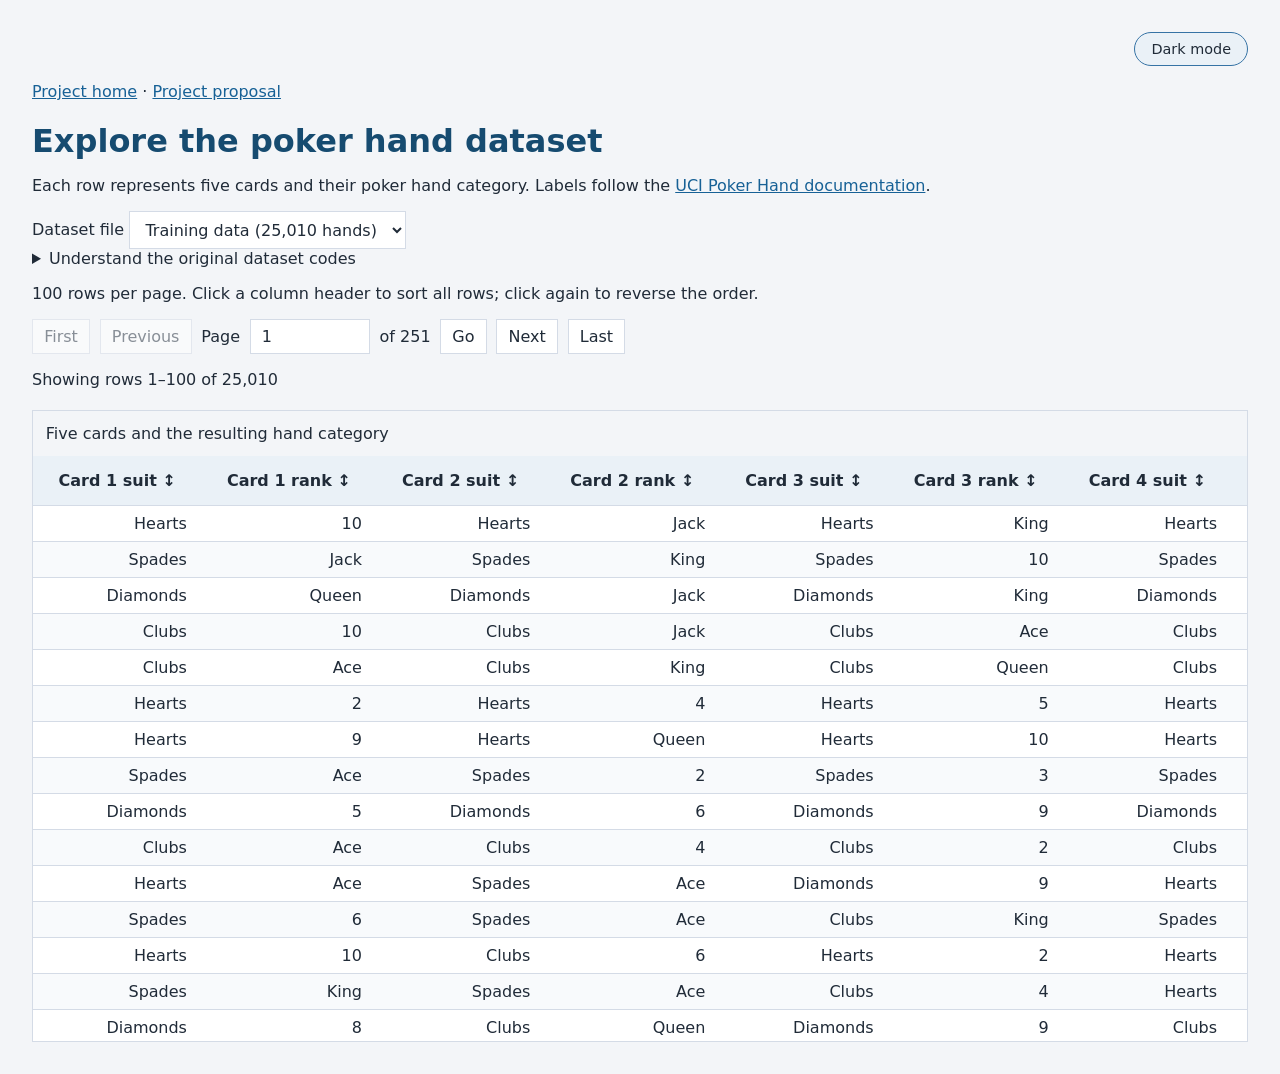
<file: poker_hand_viewer.html>
<!doctype html>
<html lang="en">
<head>
  <meta charset="utf-8">
  <meta name="viewport" content="width=device-width, initial-scale=1">
  <title>Poker hand dataset</title>
  <style>
    body { font-family: system-ui, sans-serif; margin: 2rem; color: #172033; }
    h1 { margin-bottom: .5rem; }
    button, input, select { font: inherit; padding: .45rem .7rem; }
    button { cursor: pointer; }
    button:disabled { cursor: default; }
    button:focus-visible, input:focus-visible { outline: 3px solid #2563eb; }
    .navigation { display: flex; flex-wrap: wrap; align-items: center; gap: .6rem; margin: 1rem 0; }
    input { width: 6rem; }
    #status { min-height: 1.5em; }
    .table-container { overflow: auto; max-height: 70vh; border: 1px solid #d4dbe6; }
    table { border-collapse: separate; border-spacing: 0; width: 100%; font-variant-numeric: tabular-nums; }
    th, td { padding: .5rem .9rem; text-align: right; border-bottom: 1px solid #e3e8f0; }
    th { position: sticky; top: 0; background: #eaf0f8; }
    th button { border: 0; background: transparent; color: inherit; font-weight: 600; white-space: nowrap; }
    tbody tr:nth-child(even) { background: #f6f8fb; }
    caption { text-align: left; padding: .8rem; }
  </style>
<link rel="stylesheet" href="assets/theme.css">
<script src="assets/theme.js"></script>
</head>
<body><div class="theme-controls"><button class="theme-toggle" id="theme-toggle" type="button" aria-pressed="false" hidden>Dark mode</button></div>
  <nav aria-label="Project navigation"><a href="index.html">Project home</a> &middot; <a href="poker_hand_analysis_group_reading.html">Project proposal</a></nav>
  <h1>Explore the poker hand dataset</h1>
  <p>Each row represents five cards and their poker hand category. Labels follow the <a href="https://archive.ics.uci.edu/dataset/158/poker+hand">UCI Poker Hand documentation</a>.</p>
  <label for="dataset">Dataset file</label>
  <select id="dataset"><option value="training">Training data (25,010 hands)</option><option value="testing">Test data (1,000,000 hands)</option></select>
  <details><summary>Understand the original dataset codes</summary>
    <p>S1?S5 mean card 1?5 suit: 1 = Hearts, 2 = Spades, 3 = Diamonds, 4 = Clubs. C1?C5 mean card 1?5 rank: 1 = Ace, 2?10 = numbered cards, 11 = Jack, 12 = Queen, 13 = King.</p>
    <p>CLASS means hand category: 0 = High card (UCI: nothing in hand), 1 = One pair, 2 = Two pairs, 3 = Three of a kind, 4 = Straight, 5 = Flush, 6 = Full house, 7 = Four of a kind, 8 = Straight flush, 9 = Royal flush. Royal flush has its own category, separate from straight flush.</p>
    <p>Cards stay in their original order. Hover over a value to see its original numeric code. Sorting follows the original codes.</p>
  </details>
  <p>100 rows per page. Click a column header to sort all rows; click again to reverse the order.</p>
  <form class="navigation" id="navigation" aria-label="Table pagination">
    <button type="button" id="first">First</button>
    <button type="button" id="previous">Previous</button>
    <label for="page">Page</label>
    <input id="page" type="number" min="1" step="1" value="1" required>
    <span id="page-count"></span>
    <button type="submit">Go</button>
    <button type="button" id="next">Next</button>
    <button type="button" id="last">Last</button>
  </form>
  <p id="status" role="status" aria-live="polite">Loading data...</p>
  <div class="table-container" tabindex="0" role="region" aria-label="Scrollable dataset">
    <table id="data-table" aria-busy="true">
      <caption>Five cards and the resulting hand category</caption>
      <thead><tr id="headers"></tr></thead>
      <tbody id="rows"></tbody>
    </table>
  </div>
  <script>
    const byId = id => document.getElementById(id);
    let state = { page: 1, total_pages: 1, sort: '', order: 'asc' };

    const columns = ['S1', 'C1', 'S2', 'C2', 'S3', 'C3', 'S4', 'C4', 'S5', 'C5', 'CLASS'];
    const suits = ['', 'Hearts', 'Spades', 'Diamonds', 'Clubs'];
    const ranks = ['', 'Ace', '2', '3', '4', '5', '6', '7', '8', '9', '10', 'Jack', 'Queen', 'King'];
    const hands = ['High card', 'One pair', 'Two pairs', 'Three of a kind', 'Straight', 'Flush', 'Full house', 'Four of a kind', 'Straight flush', 'Royal flush'];
    const columnLabel = column => column === 'CLASS' ? 'Hand category' : `Card ${column.slice(1)} ${column[0] === 'S' ? 'suit' : 'rank'}`;
    const valueLabel = (column, value) => (column === 'CLASS' ? hands[value] : column[0] === 'S' ? suits[value] : ranks[value]) ?? value;
    let localData, rowOrder, loadedFile, sortedColumn = '', sortedDirection = '';
    async function getPage(page, sort, order) {
      const file = byId('dataset').value;
      if (loadedFile !== file) {
        const name = file === 'training' ? 'poker-hand-training-true.data' : 'poker-hand-testing.data';
        const response = await fetch(`assets/${name}`);
        if (!response.ok) throw new Error(`Dataset request failed (${response.status})`);
        const csv = await response.text();
        const values = new Uint8Array((file === 'training' ? 25010 : 1000000) * 11);
        let count = 0, number = 0, hasDigit = false;
        for (let i = 0; i <= csv.length; i++) {
          const code = csv.charCodeAt(i);
          if (code >= 48 && code <= 57) { number = number * 10 + code - 48; hasDigit = true; }
          else if (hasDigit) { values[count++] = number; number = 0; hasDigit = false; }
        }
        if (count !== values.length) throw new Error('Unexpected dataset size.');
        localData = values;
        rowOrder = Uint32Array.from({length: count / 11}, (_, i) => i);
        loadedFile = file; sortedColumn = ''; sortedDirection = '';
      }
      if (sort !== sortedColumn || order !== sortedDirection) {
        const index = columns.indexOf(sort);
        if (index < 0) rowOrder.sort();
        else rowOrder.sort((a, b) => (localData[a * 11 + index] - localData[b * 11 + index]) * (order === 'asc' ? 1 : -1) || a - b);
        sortedColumn = sort; sortedDirection = order;
      }
      const total = rowOrder.length, pages = Math.ceil(total / 100);
      page = Math.max(1, Math.min(page, pages));
      const rows = Array.from(rowOrder.slice((page - 1) * 100, page * 100), index => Array.from(localData.slice(index * 11, index * 11 + 11)));
      return {columns, rows, page, page_size: 100, total_pages: pages, total_rows: total, sort, order};
    }

    function setLoading(loading) {
      document.querySelectorAll('button:not(#theme-toggle), input, select').forEach(control => {
        control.disabled = loading;
      });
      byId('first').disabled = loading || state.page <= 1;
      byId('previous').disabled = loading || state.page <= 1;
      byId('next').disabled = loading || state.page >= state.total_pages;
      byId('last').disabled = loading || state.page >= state.total_pages;
      byId('data-table').setAttribute('aria-busy', String(loading));
    }

    async function loadPage(page, sort = state.sort, order = state.order) {
      setLoading(true);
      byId('status').textContent = 'Loading data...';
      try {
        // Allow the loading message to paint before parsing or sorting a large file.
        await new Promise(resolve => setTimeout(resolve, 0));
        const data = await getPage(page, sort, order);
        state = data;

        if (!byId('headers').children.length) {
          data.columns.forEach(column => {
            const th = document.createElement('th');
            th.scope = 'col';
            const button = document.createElement('button');
            button.type = 'button';
            button.addEventListener('click', () => {
              const direction = state.sort === column && state.order === 'asc' ? 'desc' : 'asc';
              loadPage(1, column, direction);
            });
            th.append(button);
            byId('headers').append(th);
          });
        }

        Array.from(byId('headers').children).forEach((th, index) => {
          const column = data.columns[index];
          const selected = data.sort === column;
          th.setAttribute('aria-sort', selected ? (data.order === 'asc' ? 'ascending' : 'descending') : 'none');
          th.firstChild.textContent = columnLabel(column) + (selected ? (data.order === 'asc' ? ' ▲' : ' ▼') : ' ↕');
          th.firstChild.title = `Sort by ${columnLabel(column)} (${column})`;
        });

        const rows = document.createDocumentFragment();
        data.rows.forEach(row => {
          const tr = document.createElement('tr');
          row.forEach((value, index) => {
            const td = document.createElement('td');
            td.textContent = valueLabel(data.columns[index], value);
            td.title = `${data.columns[index]}: ${value}`;
            tr.append(td);
          });
          rows.append(tr);
        });
        byId('rows').replaceChildren(rows);
        document.querySelector('.table-container').scrollTop = 0;
        byId('page').value = data.page;
        byId('page').max = data.total_pages;
        byId('page-count').textContent = `of ${data.total_pages.toLocaleString()}`;
        const first = data.total_rows ? (data.page - 1) * data.page_size + 1 : 0;
        const last = Math.min(data.page * data.page_size, data.total_rows);
        byId('status').textContent = `Showing rows ${first.toLocaleString()}–${last.toLocaleString()} of ${data.total_rows.toLocaleString()}`;
      } catch (error) {
        byId('status').textContent = `Could not load the table. Open this page through the project website or a local web server, then click Go to retry. ${error.message}`;
      } finally {
        setLoading(false);
      }
    }

    byId('dataset').addEventListener('change', () => loadPage(1, '', 'asc'));
    byId('first').addEventListener('click', () => loadPage(1));
    byId('previous').addEventListener('click', () => loadPage(state.page - 1));
    byId('next').addEventListener('click', () => loadPage(state.page + 1));
    byId('last').addEventListener('click', () => loadPage(state.total_pages));
    byId('navigation').addEventListener('submit', event => {
      event.preventDefault();
      loadPage(Number(byId('page').value));
    });
    loadPage(1);
  </script>
</body>
</html>
</file>
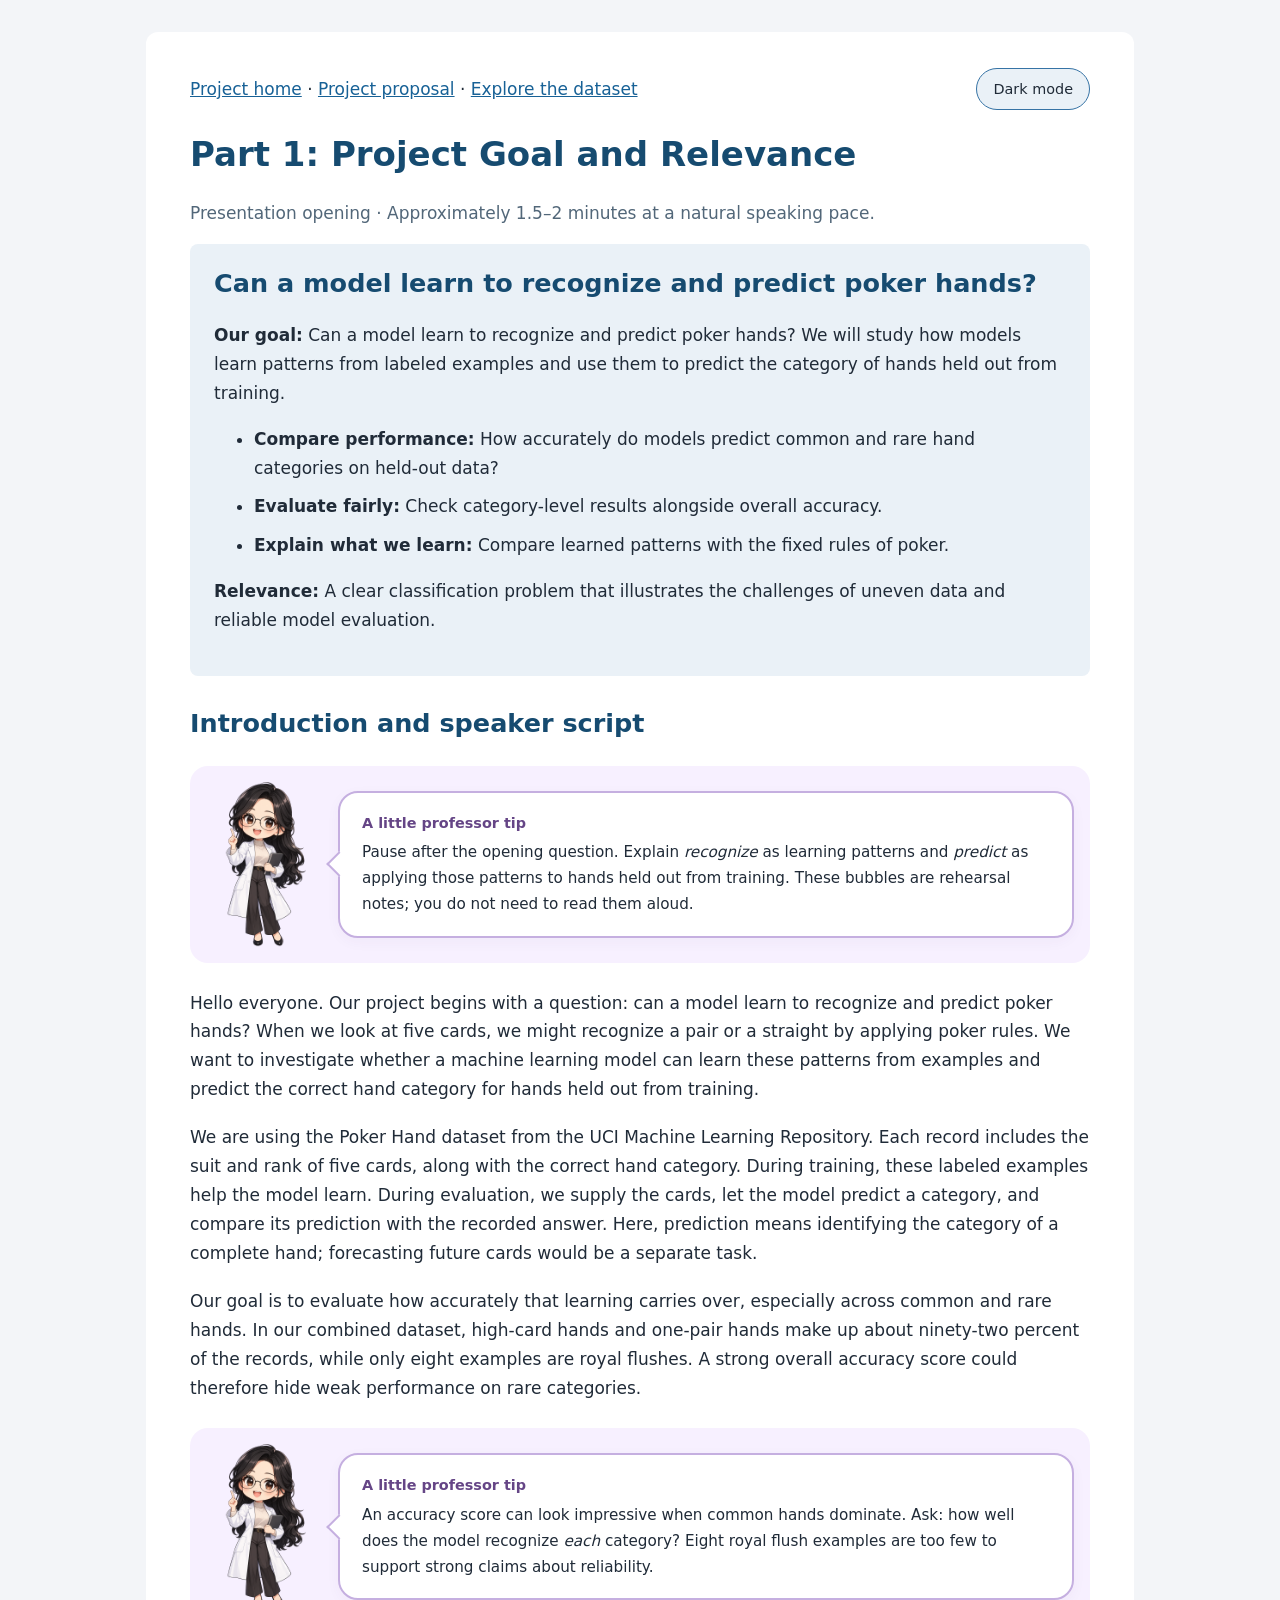
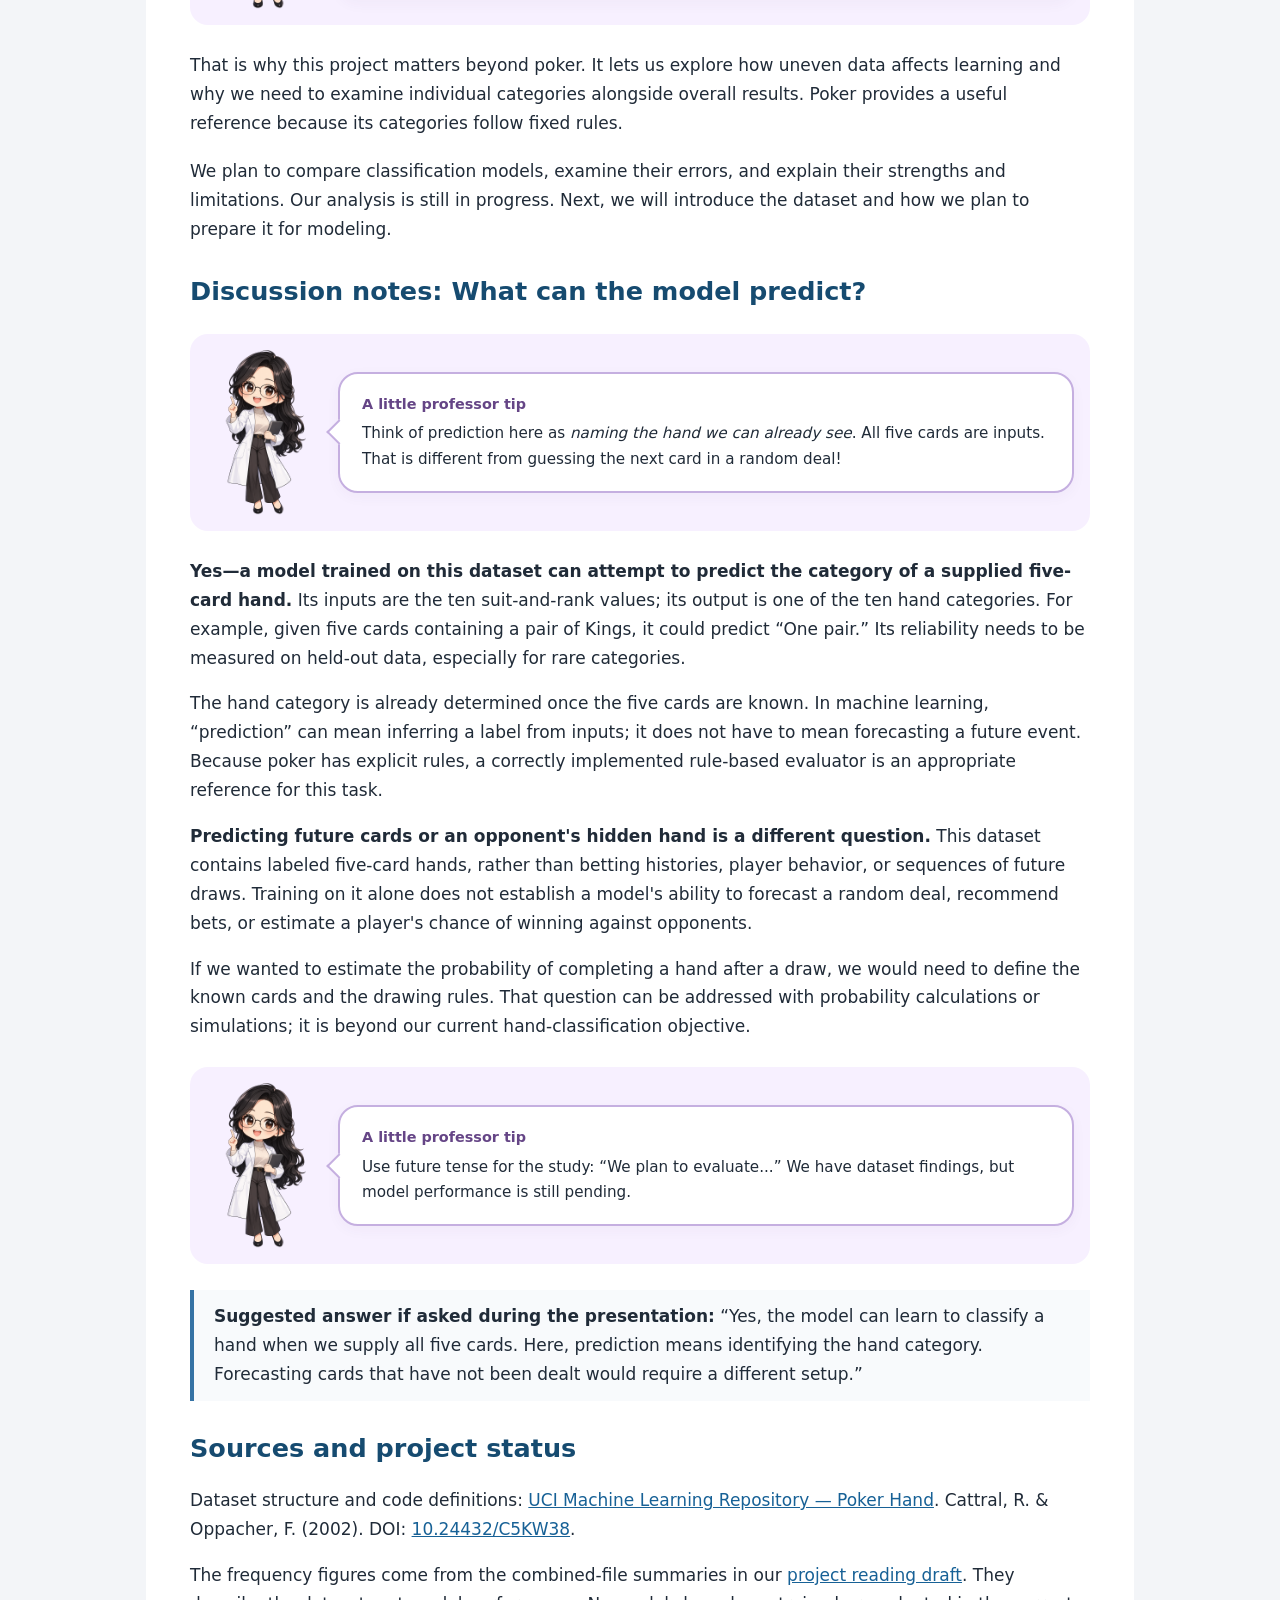
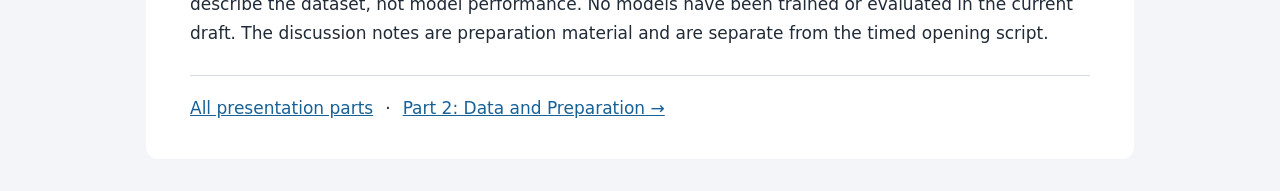
<file: presentation_part1_goals_and_relevance.html>
<!doctype html>
<html lang="en">
<head>
<meta charset="utf-8">
<meta name="viewport" content="width=device-width, initial-scale=1">
<title>Presentation Part 1 &mdash; Goal and Relevance</title>
<link rel="stylesheet" href="assets/presentation.css">
<link rel="stylesheet" href="assets/theme.css">
<script src="assets/theme.js"></script>
</head>
<body><main>
<div class="page-toolbar"><nav aria-label="Project navigation"><a href="index.html">Project home</a> &middot; <a href="poker_hand_analysis_group_reading.html">Project proposal</a> &middot; <a href="poker_hand_viewer.html">Explore the dataset</a></nav><button class="theme-toggle" id="theme-toggle" type="button" aria-pressed="false" hidden>Dark mode</button></div>
<h1>Part 1: Project Goal and Relevance</h1>
<p class="subtitle">Presentation opening &middot; Approximately 1.5&ndash;2 minutes at a natural speaking pace.</p>
<section class="slide" aria-labelledby="slide-heading">
<h2 id="slide-heading">Can a model learn to recognize and predict poker hands?</h2>
<p><strong>Our goal:</strong> Can a model learn to recognize and predict poker hands? We will study how models learn patterns from labeled examples and use them to predict the category of hands held out from training.</p>
<ul>
<li><strong>Compare performance:</strong> How accurately do models predict common and rare hand categories on held-out data?</li>
<li><strong>Evaluate fairly:</strong> Check category-level results alongside overall accuracy.</li>
<li><strong>Explain what we learn:</strong> Compare learned patterns with the fixed rules of poker.</li>
</ul>
<p><strong>Relevance:</strong> A clear classification problem that illustrates the challenges of uneven data and reliable model evaluation.</p>
</section>
<section class="script" aria-labelledby="script-heading">
<h2 id="script-heading">Introduction and speaker script</h2><aside class="professor-tip" aria-label="Professor tip"><img src="assets/chibi-professor.png" alt="Chibi female professor with long black hair, glasses, and a white lab coat" width="110" height="165"><div class="speech-bubble"><strong>A little professor tip</strong><p>Pause after the opening question. Explain <em>recognize</em> as learning patterns and <em>predict</em> as applying those patterns to hands held out from training. These bubbles are rehearsal notes; you do not need to read them aloud.</p></div></aside>
<p>Hello everyone. Our project begins with a question: can a model learn to recognize and predict poker hands? When we look at five cards, we might recognize a pair or a straight by applying poker rules. We want to investigate whether a machine learning model can learn these patterns from examples and predict the correct hand category for hands held out from training.</p>
<p>We are using the Poker Hand dataset from the UCI Machine Learning Repository. Each record includes the suit and rank of five cards, along with the correct hand category. During training, these labeled examples help the model learn. During evaluation, we supply the cards, let the model predict a category, and compare its prediction with the recorded answer. Here, prediction means identifying the category of a complete hand; forecasting future cards would be a separate task.</p>
<p>Our goal is to evaluate how accurately that learning carries over, especially across common and rare hands. In our combined dataset, high-card hands and one-pair hands make up about ninety-two percent of the records, while only eight examples are royal flushes. A strong overall accuracy score could therefore hide weak performance on rare categories.</p>
<aside class="professor-tip" aria-label="Professor tip"><img src="assets/chibi-professor.png" alt="Chibi female professor with long black hair, glasses, and a white lab coat" width="110" height="165"><div class="speech-bubble"><strong>A little professor tip</strong><p>An accuracy score can look impressive when common hands dominate. Ask: how well does the model recognize <em>each</em> category? Eight royal flush examples are too few to support strong claims about reliability.</p></div></aside>
<p>That is why this project matters beyond poker. It lets us explore how uneven data affects learning and why we need to examine individual categories alongside overall results. Poker provides a useful reference because its categories follow fixed rules.</p>
<p>We plan to compare classification models, examine their errors, and explain their strengths and limitations. Our analysis is still in progress. Next, we will introduce the dataset and how we plan to prepare it for modeling.</p>
</section>
<section aria-labelledby="prediction-heading">
<h2 id="prediction-heading">Discussion notes: What can the model predict?</h2><aside class="professor-tip" aria-label="Professor tip"><img src="assets/chibi-professor.png" alt="Chibi female professor with long black hair, glasses, and a white lab coat" width="110" height="165"><div class="speech-bubble"><strong>A little professor tip</strong><p>Think of prediction here as <em>naming the hand we can already see</em>. All five cards are inputs. That is different from guessing the next card in a random deal!</p></div></aside>
<p><strong>Yes&mdash;a model trained on this dataset can attempt to predict the category of a supplied five-card hand.</strong> Its inputs are the ten suit-and-rank values; its output is one of the ten hand categories. For example, given five cards containing a pair of Kings, it could predict &ldquo;One pair.&rdquo; Its reliability needs to be measured on held-out data, especially for rare categories.</p>
<p>The hand category is already determined once the five cards are known. In machine learning, &ldquo;prediction&rdquo; can mean inferring a label from inputs; it does not have to mean forecasting a future event. Because poker has explicit rules, a correctly implemented rule-based evaluator is an appropriate reference for this task.</p>
<p><strong>Predicting future cards or an opponent's hidden hand is a different question.</strong> This dataset contains labeled five-card hands, rather than betting histories, player behavior, or sequences of future draws. Training on it alone does not establish a model's ability to forecast a random deal, recommend bets, or estimate a player's chance of winning against opponents.</p>
<p>If we wanted to estimate the probability of completing a hand after a draw, we would need to define the known cards and the drawing rules. That question can be addressed with probability calculations or simulations; it is beyond our current hand-classification objective.</p>
<aside class="professor-tip" aria-label="Professor tip"><img src="assets/chibi-professor.png" alt="Chibi female professor with long black hair, glasses, and a white lab coat" width="110" height="165"><div class="speech-bubble"><strong>A little professor tip</strong><p>Use future tense for the study: &ldquo;We plan to evaluate...&rdquo; We have dataset findings, but model performance is still pending.</p></div></aside><div class="note"><strong>Suggested answer if asked during the presentation:</strong> &ldquo;Yes, the model can learn to classify a hand when we supply all five cards. Here, prediction means identifying the hand category. Forecasting cards that have not been dealt would require a different setup.&rdquo;</div>
</section>
<footer>
<h2>Sources and project status</h2>
<p>Dataset structure and code definitions: <a href="https://archive.ics.uci.edu/dataset/158/poker+hand">UCI Machine Learning Repository &mdash; Poker Hand</a>. Cattral, R. &amp; Oppacher, F. (2002). DOI: <a href="https://doi.org/10.24432/C5KW38">10.24432/C5KW38</a>.</p>
<p>The frequency figures come from the combined-file summaries in our <a href="poker_hand_analysis_group_reading.html">project reading draft</a>. They describe the dataset, not model performance. No models have been trained or evaluated in the current draft. The discussion notes are preparation material and are separate from the timed opening script.</p>
</footer>
<nav class="presentation-sequence" aria-label="Presentation parts"><a href="index.html">All presentation parts</a> &middot; <a href="presentation_part2_data_and_preparation.html">Part 2: Data and Preparation &rarr;</a></nav></main></body></html>
</file>
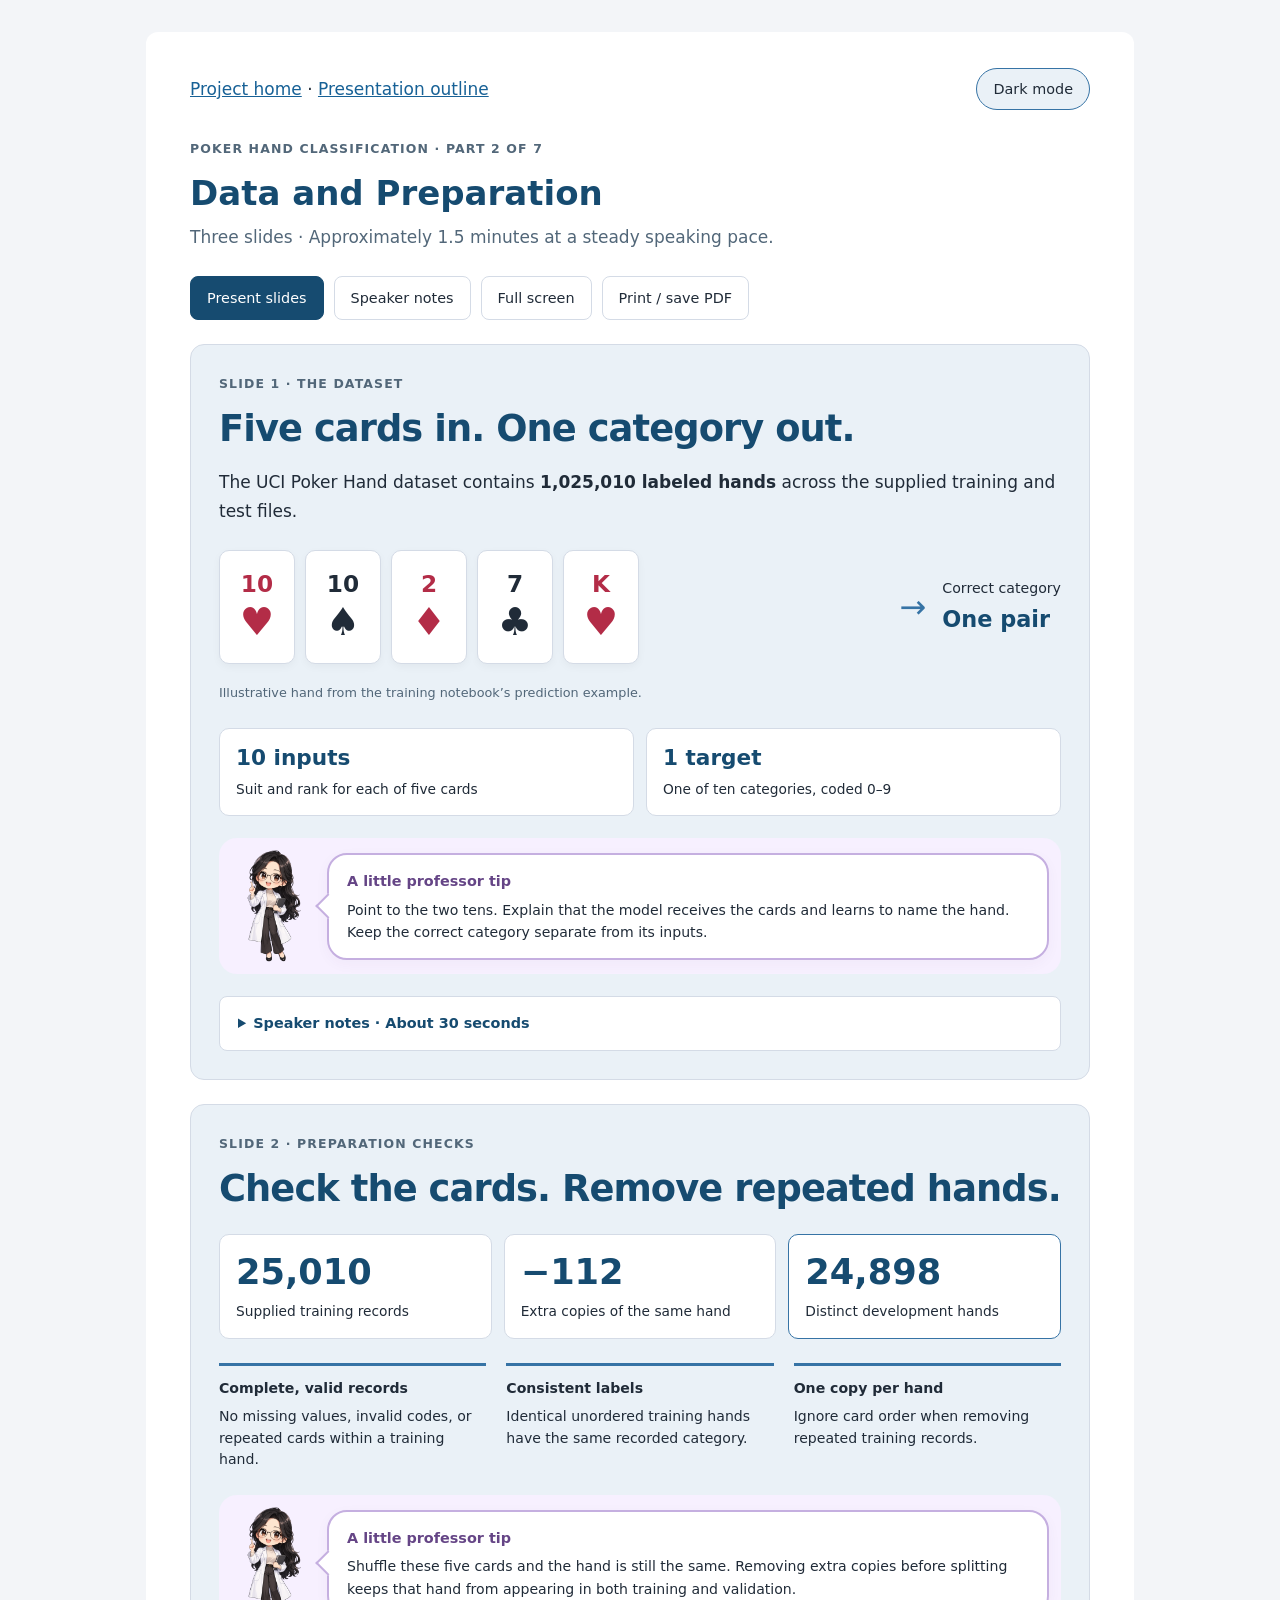
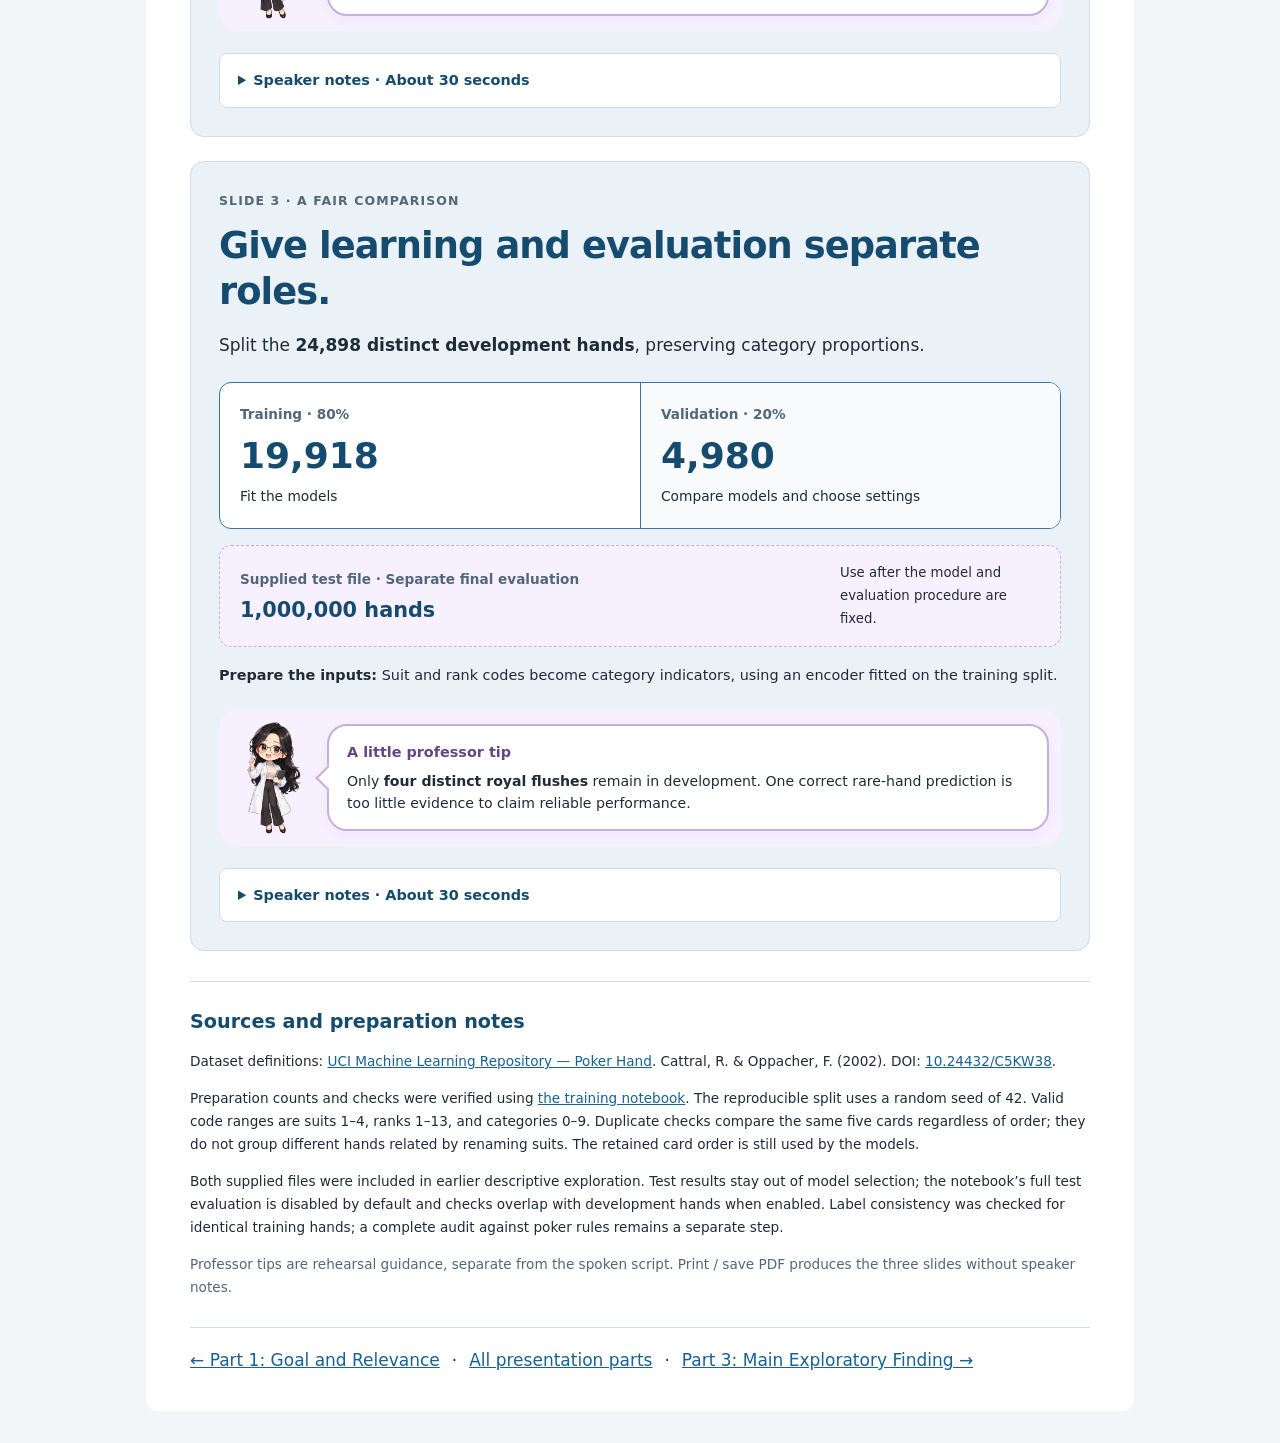
<file: presentation_part2_data_and_preparation.html>
<!doctype html>
<html lang="en">
<head>
<meta charset="utf-8">
<meta name="viewport" content="width=device-width, initial-scale=1">
<title>Presentation Part 2: Data and Preparation</title>
<link rel="stylesheet" href="assets/presentation.css">
<link rel="stylesheet" href="assets/theme.css">
<link rel="stylesheet" href="assets/presentation-deck.css">
<script src="assets/theme.js"></script>
<script src="assets/presentation-deck.js" defer></script>
</head>
<body class="presentation-deck data-preparation">
<main>
<div class="page-toolbar">
  <nav aria-label="Project navigation"><a href="index.html">Project home</a> &middot; <a href="poker_hand_analysis_group_reading.html#presentation-outline">Presentation outline</a></nav>
  <button class="theme-toggle" id="theme-toggle" type="button" aria-pressed="false" hidden>Dark mode</button>
</div>
<header class="part-heading">
  <p class="eyebrow">Poker Hand Classification &middot; Part 2 of 7</p>
  <h1>Data and Preparation</h1>
  <p class="subtitle">Three slides &middot; Approximately 1.5 minutes at a steady speaking pace.</p>
</header>
<div class="deck-actions" role="group" aria-label="Presentation options">
  <button id="present-slides" class="primary-action" type="button" aria-pressed="false" aria-controls="slide-deck" hidden>Present slides</button>
  <button id="toggle-speaker-notes" type="button" aria-pressed="false" aria-controls="notes-data notes-cleaning notes-split" hidden>Speaker notes</button>
  <button id="fullscreen-slides" type="button" aria-pressed="false" hidden>Full screen</button>
  <button id="print-slides" type="button" hidden>Print / save PDF</button>
</div>
<p id="presentation-status" class="screen-reader-only" role="status" aria-live="polite"></p>
<noscript><p class="note">All three slides are shown below. Open each speaker-notes panel to rehearse.</p></noscript>

<div id="slide-deck" class="slide-deck">
  <section class="slide deck-slide" aria-labelledby="slide-data-heading">
    <p class="eyebrow">Slide 1 &middot; The dataset</p>
    <h2 id="slide-data-heading" tabindex="-1">Five cards in. One category out.</h2>
    <p class="slide-intro">The UCI Poker Hand dataset contains <strong>1,025,010 labeled hands</strong> across the supplied training and test files.</p>
    <figure class="hand-example" aria-labelledby="example-caption">
      <div class="cards">
        <span class="poker-card red-card" role="img" aria-label="Ten of hearts"><span class="card-rank" aria-hidden="true">10</span><span class="card-suit" aria-hidden="true">&hearts;</span></span>
        <span class="poker-card" role="img" aria-label="Ten of spades"><span class="card-rank" aria-hidden="true">10</span><span class="card-suit" aria-hidden="true">&spades;</span></span>
        <span class="poker-card red-card" role="img" aria-label="Two of diamonds"><span class="card-rank" aria-hidden="true">2</span><span class="card-suit" aria-hidden="true">&diams;</span></span>
        <span class="poker-card" role="img" aria-label="Seven of clubs"><span class="card-rank" aria-hidden="true">7</span><span class="card-suit" aria-hidden="true">&clubs;</span></span>
        <span class="poker-card red-card" role="img" aria-label="King of hearts"><span class="card-rank" aria-hidden="true">K</span><span class="card-suit" aria-hidden="true">&hearts;</span></span>
      </div>
      <div class="hand-result"><span class="example-arrow" aria-hidden="true">&rarr;</span><div><small>Correct category</small><strong>One pair</strong></div></div>
      <figcaption id="example-caption">Illustrative hand from the training notebook&rsquo;s prediction example.</figcaption>
    </figure>
    <div class="feature-facts">
      <p><strong>10 inputs</strong><span>Suit and rank for each of five cards</span></p>
      <p><strong>1 target</strong><span>One of ten categories, coded 0&ndash;9</span></p>
    </div>
    <aside class="professor-tip" aria-label="Professor tip for explaining the dataset">
      <img src="assets/chibi-professor.png" alt="Chibi professor with long black hair, glasses, and a white lab coat" width="110" height="165">
      <div class="speech-bubble"><strong>A little professor tip</strong><p>Point to the two tens. Explain that the model receives the cards and learns to name the hand. Keep the correct category separate from its inputs.</p></div>
    </aside>
    <details id="notes-data" class="speaker-notes">
      <summary>Speaker notes &middot; About 30 seconds</summary>
      <p>Our data comes from the UCI Poker Hand dataset. Every row describes five cards, giving us a suit and rank for each card, plus the correct hand category. That means ten inputs and one answer. The example here contains a pair of tens, so the answer is one pair. The supplied files contain just over one million labeled hands.</p>
    </details>
  </section>

  <section class="slide deck-slide" aria-labelledby="slide-cleaning-heading">
    <p class="eyebrow">Slide 2 &middot; Preparation checks</p>
    <h2 id="slide-cleaning-heading" tabindex="-1">Check the cards. Remove repeated hands.</h2>
    <div class="cleanup-counts" aria-label="Training preparation: 25,010 records minus 112 duplicate copies leaves 24,898 distinct hands">
      <p><strong>25,010</strong><span>Supplied training records</span></p>
      <p><strong>&minus;112</strong><span>Extra copies of the same hand</span></p>
      <p class="prepared-total"><strong>24,898</strong><span>Distinct development hands</span></p>
    </div>
    <ul class="preparation-checks">
      <li><strong>Complete, valid records</strong><span>No missing values, invalid codes, or repeated cards within a training hand.</span></li>
      <li><strong>Consistent labels</strong><span>Identical unordered training hands have the same recorded category.</span></li>
      <li><strong>One copy per hand</strong><span>Ignore card order when removing repeated training records.</span></li>
    </ul>
    <aside class="professor-tip" aria-label="Professor tip for explaining duplicate hands">
      <img src="assets/chibi-professor.png" alt="Chibi professor with long black hair, glasses, and a white lab coat" width="110" height="165">
      <div class="speech-bubble"><strong>A little professor tip</strong><p>Shuffle these five cards and the hand is still the same. Removing extra copies before splitting keeps that hand from appearing in both training and validation.</p></div>
    </aside>
    <details id="notes-cleaning" class="speaker-notes">
      <summary>Speaker notes &middot; About 30 seconds</summary>
      <p>Before modeling, we checked the training records for missing values, valid codes, repeated cards within a hand, and conflicting labels. Those checks passed. We treated the same five cards in a different order as the same hand. Removing one hundred and twelve extra copies left almost twenty-five thousand distinct hands. This keeps duplicate hands from appearing in both training and validation.</p>
    </details>
  </section>

  <section class="slide deck-slide" aria-labelledby="slide-split-heading">
    <p class="eyebrow">Slide 3 &middot; A fair comparison</p>
    <h2 id="slide-split-heading" tabindex="-1">Give learning and evaluation separate roles.</h2>
    <p class="split-caption">Split the <strong>24,898 distinct development hands</strong>, preserving category proportions.</p>
    <div class="development-split" aria-label="80 percent for training: 19,918 hands. 20 percent for validation: 4,980 hands.">
      <div class="training-set"><span class="split-role">Training &middot; 80%</span><strong>19,918</strong><span>Fit the models</span></div>
      <div class="validation-set"><span class="split-role">Validation &middot; 20%</span><strong>4,980</strong><span>Compare models and choose settings</span></div>
    </div>
    <div class="test-set"><div><span class="split-role">Supplied test file &middot; Separate final evaluation</span><strong>1,000,000 hands</strong></div><p>Use after the model and evaluation procedure are fixed.</p></div>
    <p class="encoding-note"><strong>Prepare the inputs:</strong> Suit and rank codes become category indicators, using an encoder fitted on the training split.</p>
    <aside class="professor-tip" aria-label="Professor tip about rare hands">
      <img src="assets/chibi-professor.png" alt="Chibi professor with long black hair, glasses, and a white lab coat" width="110" height="165">
      <div class="speech-bubble"><strong>A little professor tip</strong><p>Only <strong class="inline-emphasis">four distinct royal flushes</strong> remain in development. One correct rare-hand prediction is too little evidence to claim reliable performance.</p></div>
    </aside>
    <details id="notes-split" class="speaker-notes">
      <summary>Speaker notes &middot; About 30 seconds</summary>
      <p>We used eighty percent for training and twenty percent for validation, preserving category proportions. The supplied test file is reserved for final evaluation, although earlier descriptive summaries included it. Suit and rank categories are encoded within the training pipeline. These steps improve our comparison, but rare hands remain a limitation: we have only four distinct royal flushes. Next, we will look at the imbalance between common and rare hands.</p>
    </details>
  </section>
</div>

<nav id="slide-controls" class="slide-controls" aria-label="Slide navigation" hidden>
  <button id="previous-slide" type="button" aria-controls="slide-deck">&larr; Previous slide</button>
  <span id="slide-counter">Slide 1 of 3</span>
  <button id="next-slide" type="button" aria-controls="slide-deck">Next slide &rarr;</button>
  <small>Use &larr; / &rarr; to move &middot; Esc to exit</small>
</nav>

<footer class="source-footer">
  <h2>Sources and preparation notes</h2>
  <p>Dataset definitions: <a href="https://archive.ics.uci.edu/dataset/158/poker+hand">UCI Machine Learning Repository &mdash; Poker Hand</a>. Cattral, R. &amp; Oppacher, F. (2002). DOI: <a href="https://doi.org/10.24432/C5KW38">10.24432/C5KW38</a>.</p>
  <p>Preparation counts and checks were verified using <a href="poker_hand_model_training.ipynb" download>the training notebook</a>. The reproducible split uses a random seed of 42. Valid code ranges are suits 1&ndash;4, ranks 1&ndash;13, and categories 0&ndash;9. Duplicate checks compare the same five cards regardless of order; they do not group different hands related by renaming suits. The retained card order is still used by the models.</p>
  <p>Both supplied files were included in earlier descriptive exploration. Test results stay out of model selection; the notebook&rsquo;s full test evaluation is disabled by default and checks overlap with development hands when enabled. Label consistency was checked for identical training hands; a complete audit against poker rules remains a separate step.</p>
  <p class="subtitle">Professor tips are rehearsal guidance, separate from the spoken script. Print / save PDF produces the three slides without speaker notes.</p>
</footer>
<nav class="presentation-sequence" aria-label="Presentation parts"><a href="presentation_part1_goals_and_relevance.html">&larr; Part 1: Goal and Relevance</a> &middot; <a href="index.html">All presentation parts</a> &middot; <a href="presentation_part3_main_exploratory_finding.html">Part 3: Main Exploratory Finding &rarr;</a></nav>
</main>
</body>
</html>
</file>
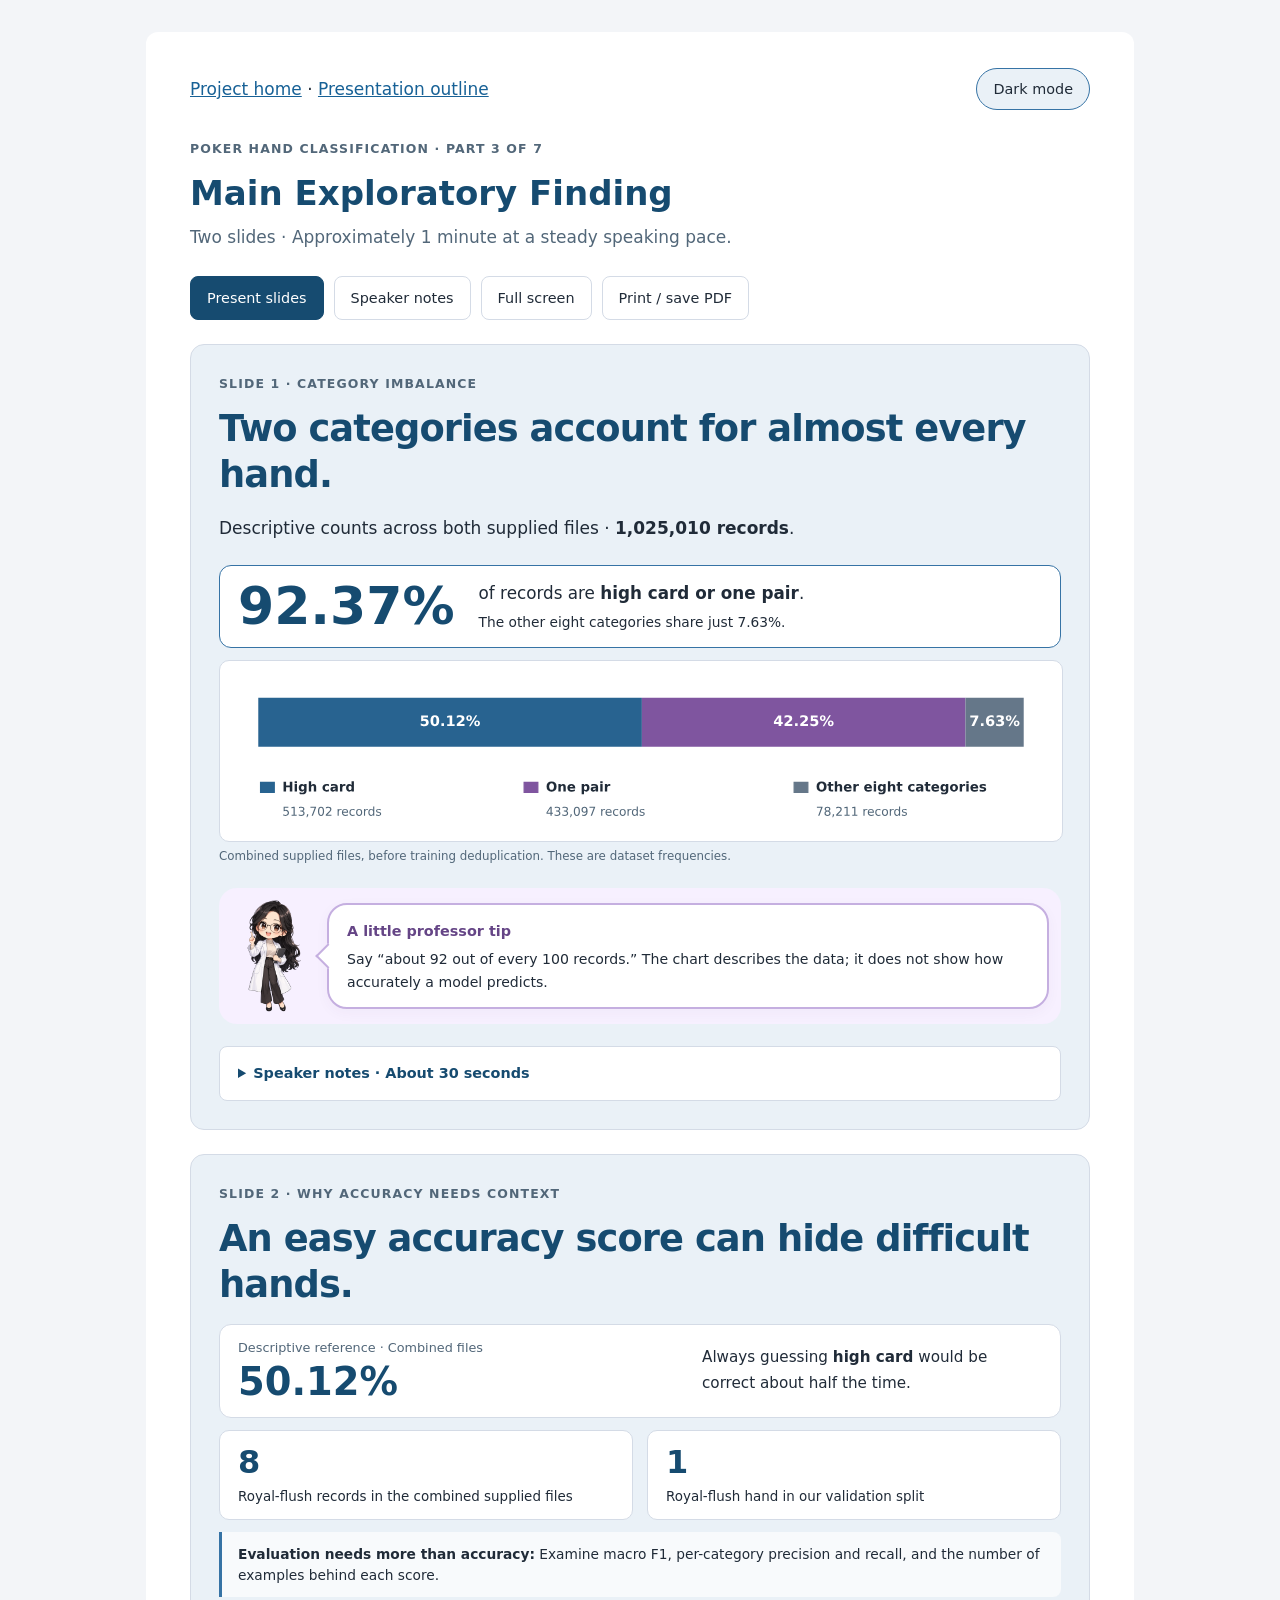
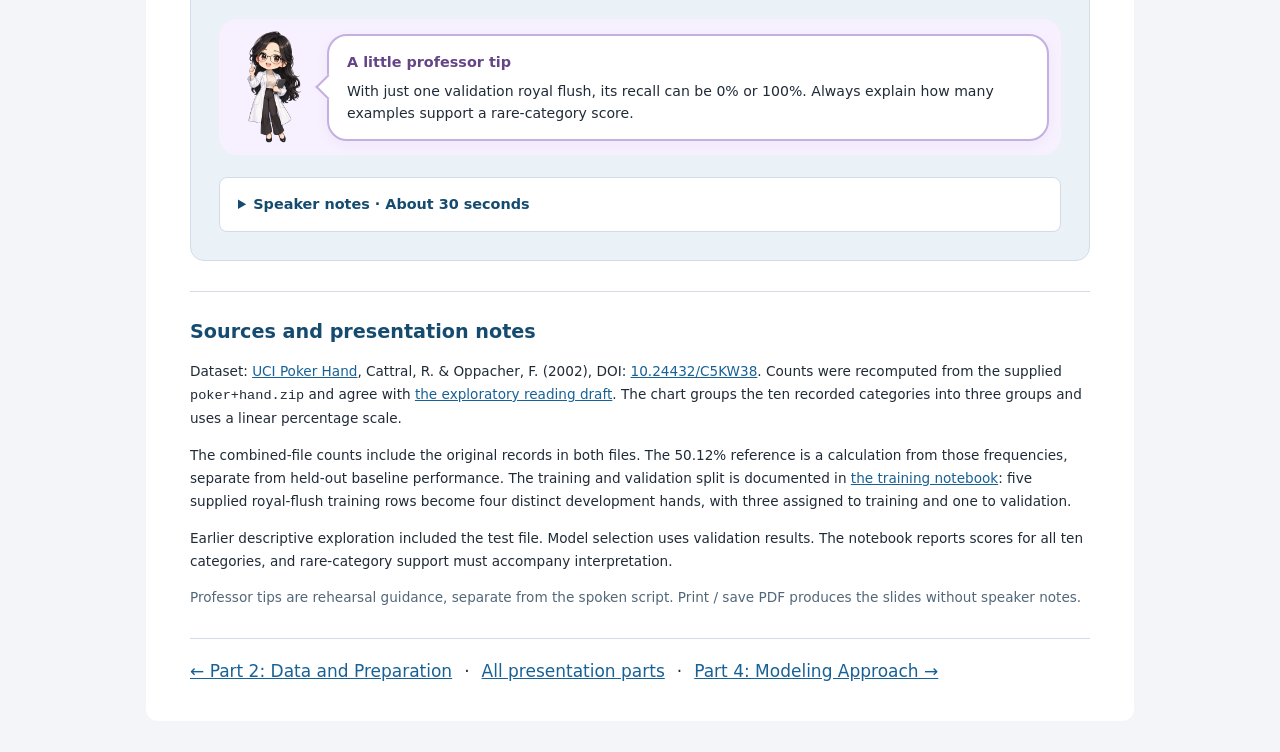
<file: presentation_part3_main_exploratory_finding.html>
<!doctype html>
<html lang="en">
<head>
<meta charset="utf-8">
<meta name="viewport" content="width=device-width, initial-scale=1">
<title>Presentation Part 3: Main Exploratory Finding</title>
<link rel="stylesheet" href="assets/presentation.css">
<link rel="stylesheet" href="assets/theme.css">
<link rel="stylesheet" href="assets/presentation-deck.css">
<link rel="stylesheet" href="assets/presentation-findings-and-models.css">
<script src="assets/theme.js"></script>
<script src="assets/presentation-deck.js" defer></script>
</head>
<body class="presentation-deck">
<main>
<div class="page-toolbar">
  <nav aria-label="Project navigation"><a href="index.html">Project home</a> &middot; <a href="poker_hand_analysis_group_reading.html#presentation-outline">Presentation outline</a></nav>
  <button class="theme-toggle" id="theme-toggle" type="button" aria-pressed="false" hidden>Dark mode</button>
</div>
<header class="part-heading">
  <p class="eyebrow">Poker Hand Classification &middot; Part 3 of 7</p>
  <h1>Main Exploratory Finding</h1>
  <p class="subtitle">Two slides &middot; Approximately 1 minute at a steady speaking pace.</p>
</header>
<div class="deck-actions" role="group" aria-label="Presentation options">
  <button id="present-slides" class="primary-action" type="button" aria-pressed="false" aria-controls="slide-deck" hidden>Present slides</button>
  <button id="toggle-speaker-notes" type="button" aria-pressed="false" aria-controls="notes-category-share notes-accuracy-context" hidden>Speaker notes</button>
  <button id="fullscreen-slides" type="button" aria-pressed="false" hidden>Full screen</button>
  <button id="print-slides" type="button" hidden>Print / save PDF</button>
</div>
<p id="presentation-status" class="screen-reader-only" role="status" aria-live="polite"></p>
<noscript><p class="note">All slides are shown below. Open each speaker-notes panel to rehearse.</p></noscript>

<div id="slide-deck" class="slide-deck">

  <section class="slide deck-slide" aria-labelledby="category-share-heading">
    <p class="eyebrow">Slide 1 &middot; Category imbalance</p>
    <h2 id="category-share-heading" tabindex="-1">Two categories account for almost every hand.</h2>

    <p class="slide-intro">Descriptive counts across both supplied files &middot; <strong>1,025,010 records</strong>.</p>
    <div class="finding-highlight"><strong>92.37%</strong><p>of records are <strong>high card or one pair</strong>.<span>The other eight categories share just 7.63%.</span></p></div>
    <figure class="category-chart">
      <img src="assets/poker-hand-category-share.svg" alt="Category shares: high card, 513,702 records or 50.12%; one pair, 433,097 records or 42.25%; other eight categories, 78,211 records or 7.63%.">
      <figcaption>Combined supplied files, before training deduplication. These are dataset frequencies.</figcaption>
    </figure>
    <ul class="mobile-chart-summary">
      <li>High card: <strong>50.12%</strong> &middot; 513,702 records</li>
      <li>One pair: <strong>42.25%</strong> &middot; 433,097 records</li>
      <li>Other eight: <strong>7.63%</strong> &middot; 78,211 records</li>
    </ul>
    <aside class="professor-tip" aria-label="Professor tip for category imbalance">
      <img src="assets/chibi-professor.png" alt="Chibi professor with long black hair, glasses, and a white lab coat" width="110" height="165">
      <div class="speech-bubble"><strong>A little professor tip</strong><p>Say &ldquo;about 92 out of every 100 records.&rdquo; The chart describes the data; it does not show how accurately a model predicts.</p></div>
    </aside>
    <details id="notes-category-share" class="speaker-notes">
      <summary>Speaker notes &middot; About 30 seconds</summary>
      <p>Our main exploratory finding is the imbalance between hand categories. Across the combined supplied files, high-card hands and one-pair hands account for about ninety-two percent of records. All eight other categories share the remaining eight percent. The chart shows how often categories occur in this dataset. These frequencies describe the examples available to us; they are not model performance results.</p>
    </details>
  </section>

  <section class="slide deck-slide" aria-labelledby="accuracy-context-heading">
    <p class="eyebrow">Slide 2 &middot; Why accuracy needs context</p>
    <h2 id="accuracy-context-heading" tabindex="-1">An easy accuracy score can hide difficult hands.</h2>

    <div class="reference-score"><div><span class="metric-label">Descriptive reference &middot; Combined files</span><strong>50.12%</strong></div><p>Always guessing <strong>high card</strong> would be correct about half the time.</p></div>
    <div class="rare-grid">
      <p><strong>8</strong><span>Royal-flush records in the combined supplied files</span></p>
      <p><strong>1</strong><span>Royal-flush hand in our validation split</span></p>
    </div>
    <p class="method-note"><strong>Evaluation needs more than accuracy:</strong> Examine macro F1, per-category precision and recall, and the number of examples behind each score.</p>
    <aside class="professor-tip" aria-label="Professor tip for why accuracy needs context">
      <img src="assets/chibi-professor.png" alt="Chibi professor with long black hair, glasses, and a white lab coat" width="110" height="165">
      <div class="speech-bubble"><strong>A little professor tip</strong><p>With just one validation royal flush, its recall can be 0% or 100%. Always explain how many examples support a rare-category score.</p></div>
    </aside>
    <details id="notes-accuracy-context" class="speaker-notes">
      <summary>Speaker notes &middot; About 30 seconds</summary>
      <p>That imbalance makes overall accuracy easy to misread. Always guessing high card would be correct about half the time in the combined files, even while missing every other category. There are only eight royal-flush records across those files. After preparation, only one royal flush appears in validation. Its result cannot establish reliability. We therefore need category-level scores alongside accuracy. Next, we will explain how we compare the models.</p>
    </details>
  </section>
</div>

<nav id="slide-controls" class="slide-controls" aria-label="Slide navigation" hidden>
  <button id="previous-slide" type="button" aria-controls="slide-deck">&larr; Previous slide</button>
  <span id="slide-counter">Slide 1 of 2</span>
  <button id="next-slide" type="button" aria-controls="slide-deck">Next slide &rarr;</button>
  <small>Use &larr; / &rarr; to move &middot; Esc to exit</small>
</nav>
<footer class="source-footer">
  <h2>Sources and presentation notes</h2>

  <p>Dataset: <a href="https://archive.ics.uci.edu/dataset/158/poker+hand">UCI Poker Hand</a>, Cattral, R. &amp; Oppacher, F. (2002), DOI: <a href="https://doi.org/10.24432/C5KW38">10.24432/C5KW38</a>. Counts were recomputed from the supplied <code>poker+hand.zip</code> and agree with <a href="poker_hand_analysis_group_reading.html">the exploratory reading draft</a>. The chart groups the ten recorded categories into three groups and uses a linear percentage scale.</p>
  <p>The combined-file counts include the original records in both files. The 50.12% reference is a calculation from those frequencies, separate from held-out baseline performance. The training and validation split is documented in <a href="poker_hand_model_training.ipynb" download>the training notebook</a>: five supplied royal-flush training rows become four distinct development hands, with three assigned to training and one to validation.</p>
  <p>Earlier descriptive exploration included the test file. Model selection uses validation results. The notebook reports scores for all ten categories, and rare-category support must accompany interpretation.</p>
  <p class="subtitle">Professor tips are rehearsal guidance, separate from the spoken script. Print / save PDF produces the slides without speaker notes.</p>
</footer>
<nav class="presentation-sequence" aria-label="Presentation parts"><a href="presentation_part2_data_and_preparation.html">&larr; Part 2: Data and Preparation</a> &middot; <a href="index.html">All presentation parts</a> &middot; <a href="presentation_part4_modeling_approach.html">Part 4: Modeling Approach &rarr;</a></nav>
</main>
</body>
</html>
</file>
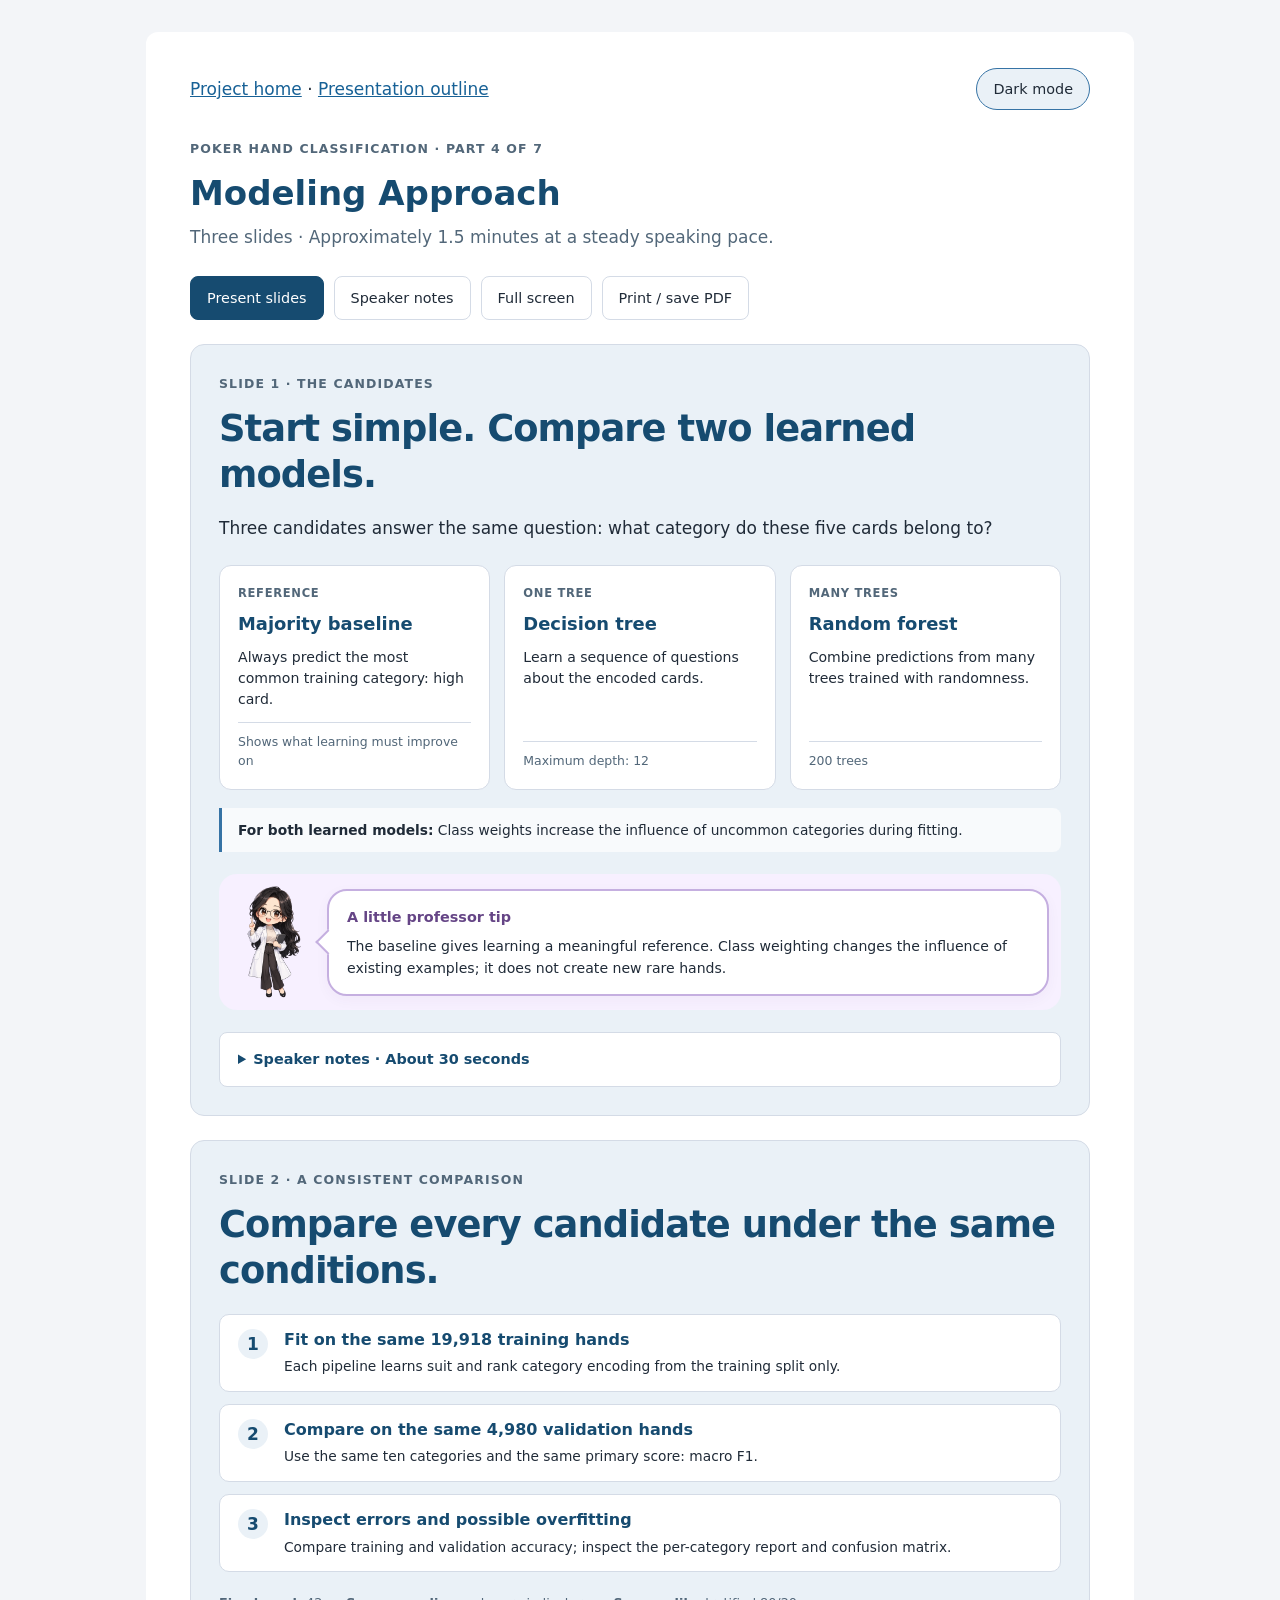
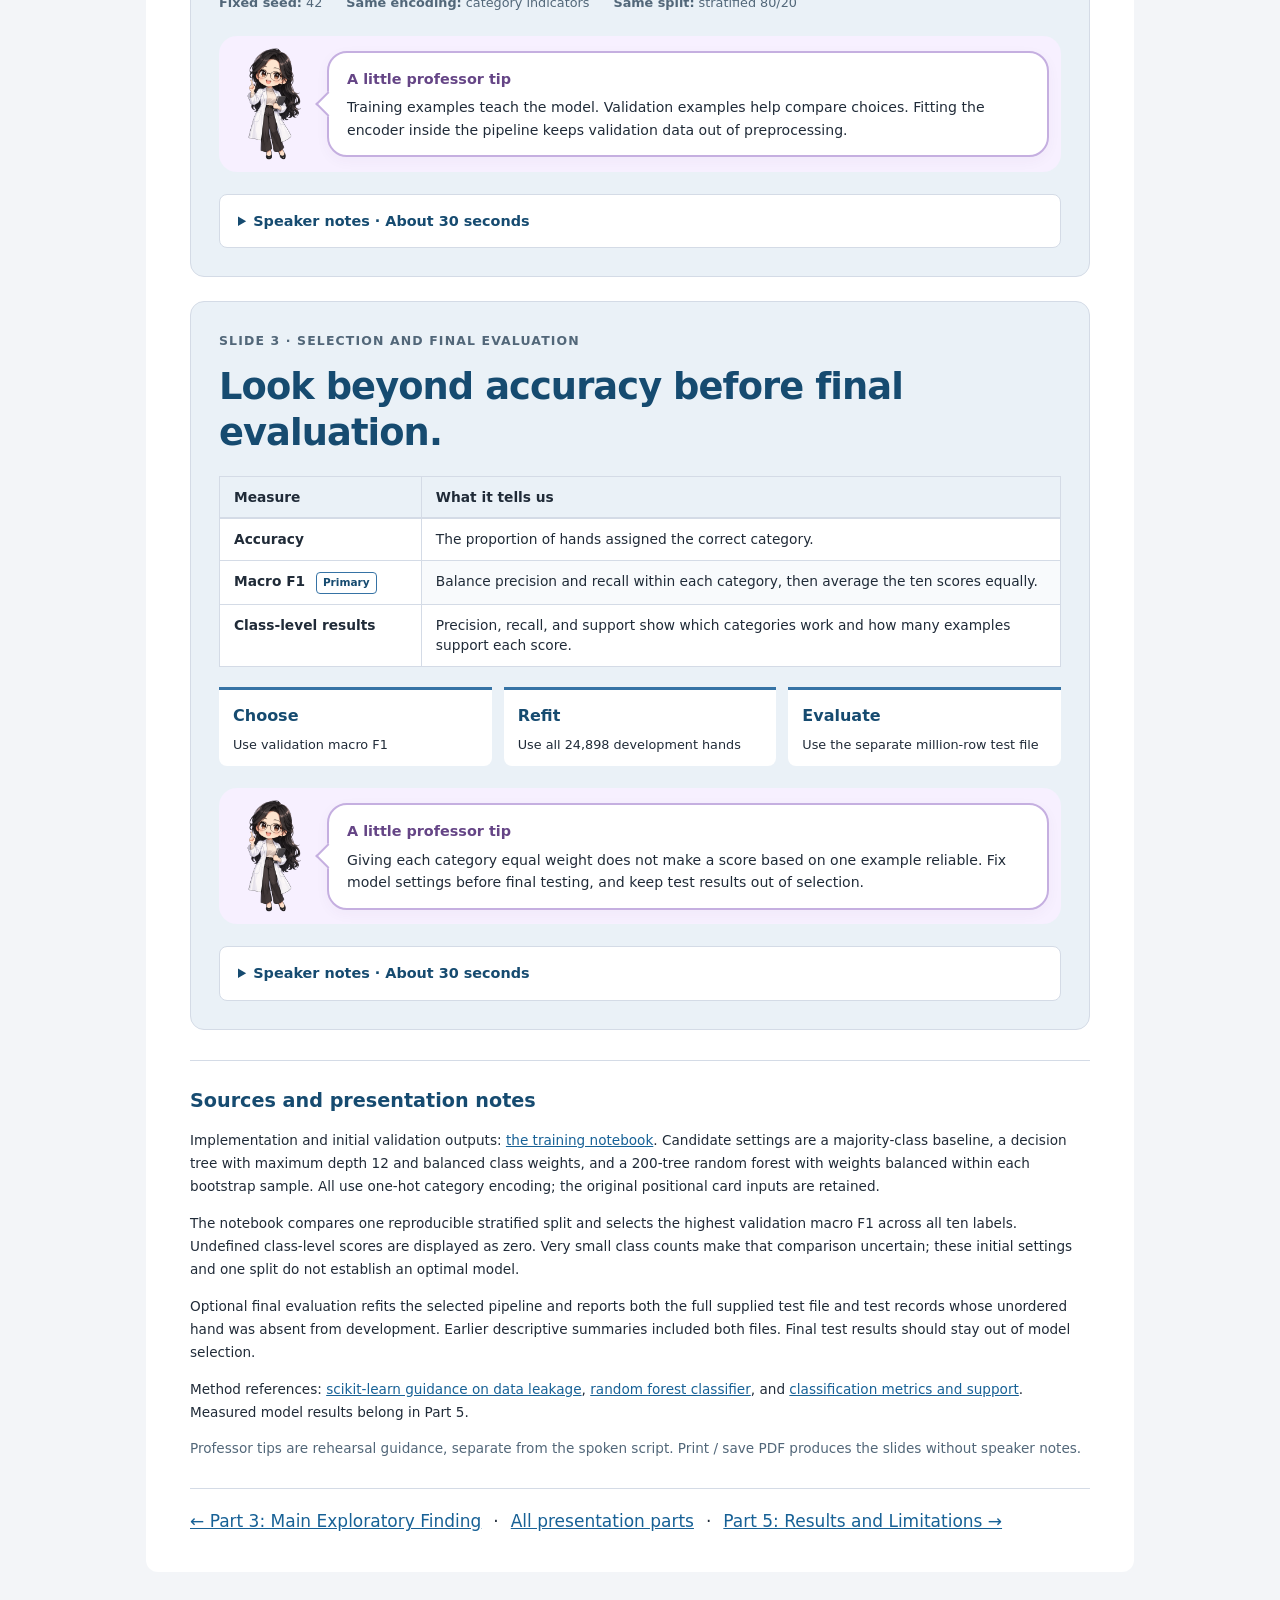
<file: presentation_part4_modeling_approach.html>
<!doctype html>
<html lang="en">
<head>
<meta charset="utf-8">
<meta name="viewport" content="width=device-width, initial-scale=1">
<title>Presentation Part 4: Modeling Approach</title>
<link rel="stylesheet" href="assets/presentation.css">
<link rel="stylesheet" href="assets/theme.css">
<link rel="stylesheet" href="assets/presentation-deck.css">
<link rel="stylesheet" href="assets/presentation-findings-and-models.css">
<script src="assets/theme.js"></script>
<script src="assets/presentation-deck.js" defer></script>
</head>
<body class="presentation-deck">
<main>
<div class="page-toolbar">
  <nav aria-label="Project navigation"><a href="index.html">Project home</a> &middot; <a href="poker_hand_analysis_group_reading.html#presentation-outline">Presentation outline</a></nav>
  <button class="theme-toggle" id="theme-toggle" type="button" aria-pressed="false" hidden>Dark mode</button>
</div>
<header class="part-heading">
  <p class="eyebrow">Poker Hand Classification &middot; Part 4 of 7</p>
  <h1>Modeling Approach</h1>
  <p class="subtitle">Three slides &middot; Approximately 1.5 minutes at a steady speaking pace.</p>
</header>
<div class="deck-actions" role="group" aria-label="Presentation options">
  <button id="present-slides" class="primary-action" type="button" aria-pressed="false" aria-controls="slide-deck" hidden>Present slides</button>
  <button id="toggle-speaker-notes" type="button" aria-pressed="false" aria-controls="notes-model-candidates notes-fair-comparison notes-model-selection" hidden>Speaker notes</button>
  <button id="fullscreen-slides" type="button" aria-pressed="false" hidden>Full screen</button>
  <button id="print-slides" type="button" hidden>Print / save PDF</button>
</div>
<p id="presentation-status" class="screen-reader-only" role="status" aria-live="polite"></p>
<noscript><p class="note">All slides are shown below. Open each speaker-notes panel to rehearse.</p></noscript>

<div id="slide-deck" class="slide-deck">

  <section class="slide deck-slide" aria-labelledby="model-candidates-heading">
    <p class="eyebrow">Slide 1 &middot; The candidates</p>
    <h2 id="model-candidates-heading" tabindex="-1">Start simple. Compare two learned models.</h2>

    <p class="slide-intro">Three candidates answer the same question: what category do these five cards belong to?</p>
    <div class="model-cards">
      <article class="model-card"><span class="model-kind">Reference</span><h3>Majority baseline</h3><p>Always predict the most common training category: high card.</p><small>Shows what learning must improve on</small></article>
      <article class="model-card"><span class="model-kind">One tree</span><h3>Decision tree</h3><p>Learn a sequence of questions about the encoded cards.</p><small>Maximum depth: 12</small></article>
      <article class="model-card"><span class="model-kind">Many trees</span><h3>Random forest</h3><p>Combine predictions from many trees trained with randomness.</p><small>200 trees</small></article>
    </div>
    <p class="method-note"><strong>For both learned models:</strong> Class weights increase the influence of uncommon categories during fitting.</p>
    <aside class="professor-tip" aria-label="Professor tip for the candidates">
      <img src="assets/chibi-professor.png" alt="Chibi professor with long black hair, glasses, and a white lab coat" width="110" height="165">
      <div class="speech-bubble"><strong>A little professor tip</strong><p>The baseline gives learning a meaningful reference. Class weighting changes the influence of existing examples; it does not create new rare hands.</p></div>
    </aside>
    <details id="notes-model-candidates" class="speaker-notes">
      <summary>Speaker notes &middot; About 30 seconds</summary>
      <p>We compare three candidates. The majority baseline always predicts the most common training category, high card. It tells us what we gain from learning. A decision tree learns a sequence of questions, while a random forest combines predictions from two hundred trees. Both learned models use class weights to give uncommon categories more influence. Those weights do not create additional examples.</p>
    </details>
  </section>

  <section class="slide deck-slide" aria-labelledby="fair-comparison-heading">
    <p class="eyebrow">Slide 2 &middot; A consistent comparison</p>
    <h2 id="fair-comparison-heading" tabindex="-1">Compare every candidate under the same conditions.</h2>

    <ol class="comparison-steps">
      <li><div><h3>Fit on the same 19,918 training hands</h3><p>Each pipeline learns suit and rank category encoding from the training split only.</p></div></li>
      <li><div><h3>Compare on the same 4,980 validation hands</h3><p>Use the same ten categories and the same primary score: macro F1.</p></div></li>
      <li><div><h3>Inspect errors and possible overfitting</h3><p>Compare training and validation accuracy; inspect the per-category report and confusion matrix.</p></div></li>
    </ol>
    <div class="reproducibility-row"><span><strong>Fixed seed:</strong> 42</span><span><strong>Same encoding:</strong> category indicators</span><span><strong>Same split:</strong> stratified 80/20</span></div>
    <aside class="professor-tip" aria-label="Professor tip for a consistent comparison">
      <img src="assets/chibi-professor.png" alt="Chibi professor with long black hair, glasses, and a white lab coat" width="110" height="165">
      <div class="speech-bubble"><strong>A little professor tip</strong><p>Training examples teach the model. Validation examples help compare choices. Fitting the encoder inside the pipeline keeps validation data out of preprocessing.</p></div>
    </aside>
    <details id="notes-fair-comparison" class="speaker-notes">
      <summary>Speaker notes &middot; About 30 seconds</summary>
      <p>To compare them fairly, all candidates receive the same training and validation hands, with the same suit and rank encoding. The encoder is fitted using training data only. We use a fixed seed so the split can be reproduced. We also compare training and validation accuracy to look for overfitting, and inspect the confusion matrix to see which categories the model confuses.</p>
    </details>
  </section>

  <section class="slide deck-slide" aria-labelledby="model-selection-heading">
    <p class="eyebrow">Slide 3 &middot; Selection and final evaluation</p>
    <h2 id="model-selection-heading" tabindex="-1">Look beyond accuracy before final evaluation.</h2>

    <table class="metrics-table">
      <caption class="screen-reader-only">Metrics used to compare and interpret the classifiers</caption>
      <thead><tr><th scope="col">Measure</th><th scope="col">What it tells us</th></tr></thead>
      <tbody>
        <tr><th scope="row">Accuracy</th><td>The proportion of hands assigned the correct category.</td></tr>
        <tr><th scope="row">Macro F1 <span class="primary-metric">Primary</span></th><td>Balance precision and recall within each category, then average the ten scores equally.</td></tr>
        <tr><th scope="row">Class-level results</th><td>Precision, recall, and support show which categories work and how many examples support each score.</td></tr>
      </tbody>
    </table>
    <ol class="selection-path">
      <li><strong>Choose</strong><span>Use validation macro F1</span></li>
      <li><strong>Refit</strong><span>Use all 24,898 development hands</span></li>
      <li><strong>Evaluate</strong><span>Use the separate million-row test file</span></li>
    </ol>
    <aside class="professor-tip" aria-label="Professor tip for selection and final evaluation">
      <img src="assets/chibi-professor.png" alt="Chibi professor with long black hair, glasses, and a white lab coat" width="110" height="165">
      <div class="speech-bubble"><strong>A little professor tip</strong><p>Giving each category equal weight does not make a score based on one example reliable. Fix model settings before final testing, and keep test results out of selection.</p></div>
    </aside>
    <details id="notes-model-selection" class="speaker-notes">
      <summary>Speaker notes &middot; About 30 seconds</summary>
      <p>Our main selection score is macro F1. It balances precision and recall within each category, then averages those scores equally across categories. We report accuracy and per-category results alongside it, including the number of examples supporting each score. Once settings are fixed, the selected model is refitted on all development hands and evaluated on the separate test file. We keep those final results out of model selection.</p>
    </details>
  </section>
</div>

<nav id="slide-controls" class="slide-controls" aria-label="Slide navigation" hidden>
  <button id="previous-slide" type="button" aria-controls="slide-deck">&larr; Previous slide</button>
  <span id="slide-counter">Slide 1 of 3</span>
  <button id="next-slide" type="button" aria-controls="slide-deck">Next slide &rarr;</button>
  <small>Use &larr; / &rarr; to move &middot; Esc to exit</small>
</nav>
<footer class="source-footer">
  <h2>Sources and presentation notes</h2>

  <p>Implementation and initial validation outputs: <a href="poker_hand_model_training.ipynb" download>the training notebook</a>. Candidate settings are a majority-class baseline, a decision tree with maximum depth 12 and balanced class weights, and a 200-tree random forest with weights balanced within each bootstrap sample. All use one-hot category encoding; the original positional card inputs are retained.</p>
  <p>The notebook compares one reproducible stratified split and selects the highest validation macro F1 across all ten labels. Undefined class-level scores are displayed as zero. Very small class counts make that comparison uncertain; these initial settings and one split do not establish an optimal model.</p>
  <p>Optional final evaluation refits the selected pipeline and reports both the full supplied test file and test records whose unordered hand was absent from development. Earlier descriptive summaries included both files. Final test results should stay out of model selection.</p>
  <p>Method references: <a href="https://scikit-learn.org/stable/common_pitfalls.html">scikit-learn guidance on data leakage</a>, <a href="https://scikit-learn.org/stable/modules/generated/sklearn.ensemble.RandomForestClassifier.html">random forest classifier</a>, and <a href="https://scikit-learn.org/stable/modules/generated/sklearn.metrics.classification_report.html">classification metrics and support</a>. Measured model results belong in Part 5.</p>
  <p class="subtitle">Professor tips are rehearsal guidance, separate from the spoken script. Print / save PDF produces the slides without speaker notes.</p>
</footer>
<nav class="presentation-sequence" aria-label="Presentation parts"><a href="presentation_part3_main_exploratory_finding.html">&larr; Part 3: Main Exploratory Finding</a> &middot; <a href="index.html">All presentation parts</a> &middot; <a href="presentation_part5_results_and_limitations.html">Part 5: Results and Limitations &rarr;</a></nav>
</main>
</body>
</html>
</file>
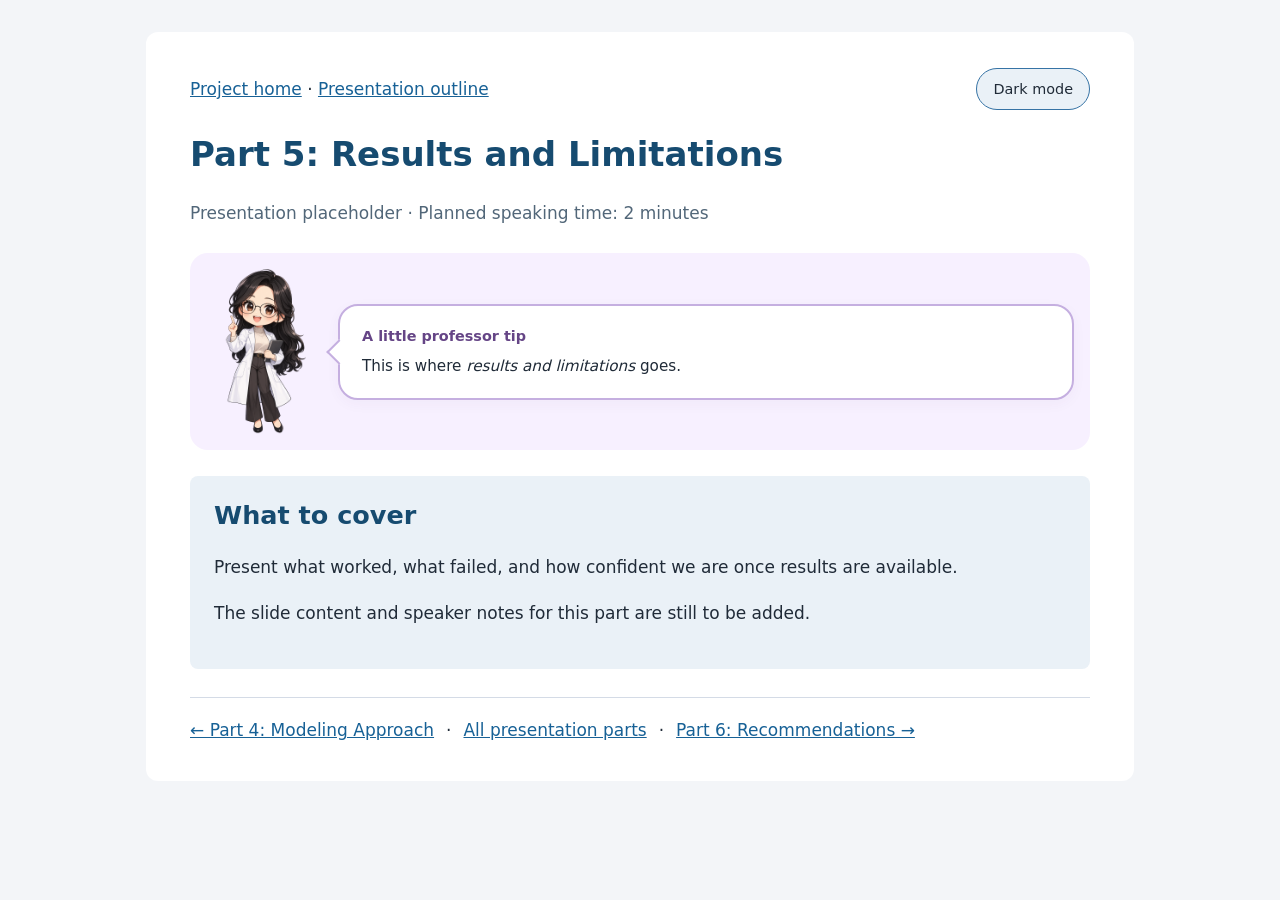
<file: presentation_part5_results_and_limitations.html>
<!doctype html>
<html lang="en"><head>
<meta charset="utf-8"><meta name="viewport" content="width=device-width, initial-scale=1">
<title>Presentation Part 5: Results and Limitations</title>
<link rel="stylesheet" href="assets/presentation.css"><link rel="stylesheet" href="assets/theme.css">
<script src="assets/theme.js"></script>
</head><body><main>
<div class="page-toolbar"><nav aria-label="Project navigation"><a href="index.html">Project home</a> &middot; <a href="poker_hand_analysis_group_reading.html#presentation-outline">Presentation outline</a></nav><button class="theme-toggle" id="theme-toggle" type="button" aria-pressed="false" hidden>Dark mode</button></div>
<h1>Part 5: Results and Limitations</h1>
<p class="subtitle">Presentation placeholder &middot; Planned speaking time: 2 minutes</p>
<aside class="professor-tip" aria-label="Professor tip">
<img src="assets/chibi-professor.png" alt="Chibi female professor with long black hair, glasses, and a white lab coat" width="110" height="165">
<div class="speech-bubble"><strong>A little professor tip</strong><p>This is where <em>results and limitations</em> goes.</p></div>
</aside>
<section class="slide"><h2>What to cover</h2><p>Present what worked, what failed, and how confident we are once results are available.</p><p>The slide content and speaker notes for this part are still to be added.</p></section>
<nav class="presentation-sequence" aria-label="Presentation parts"><a href="presentation_part4_modeling_approach.html">&larr; Part 4: Modeling Approach</a> &middot; <a href="index.html">All presentation parts</a> &middot; <a href="presentation_part6_recommendations.html">Part 6: Recommendations &rarr;</a></nav>
</main></body></html>
</file>
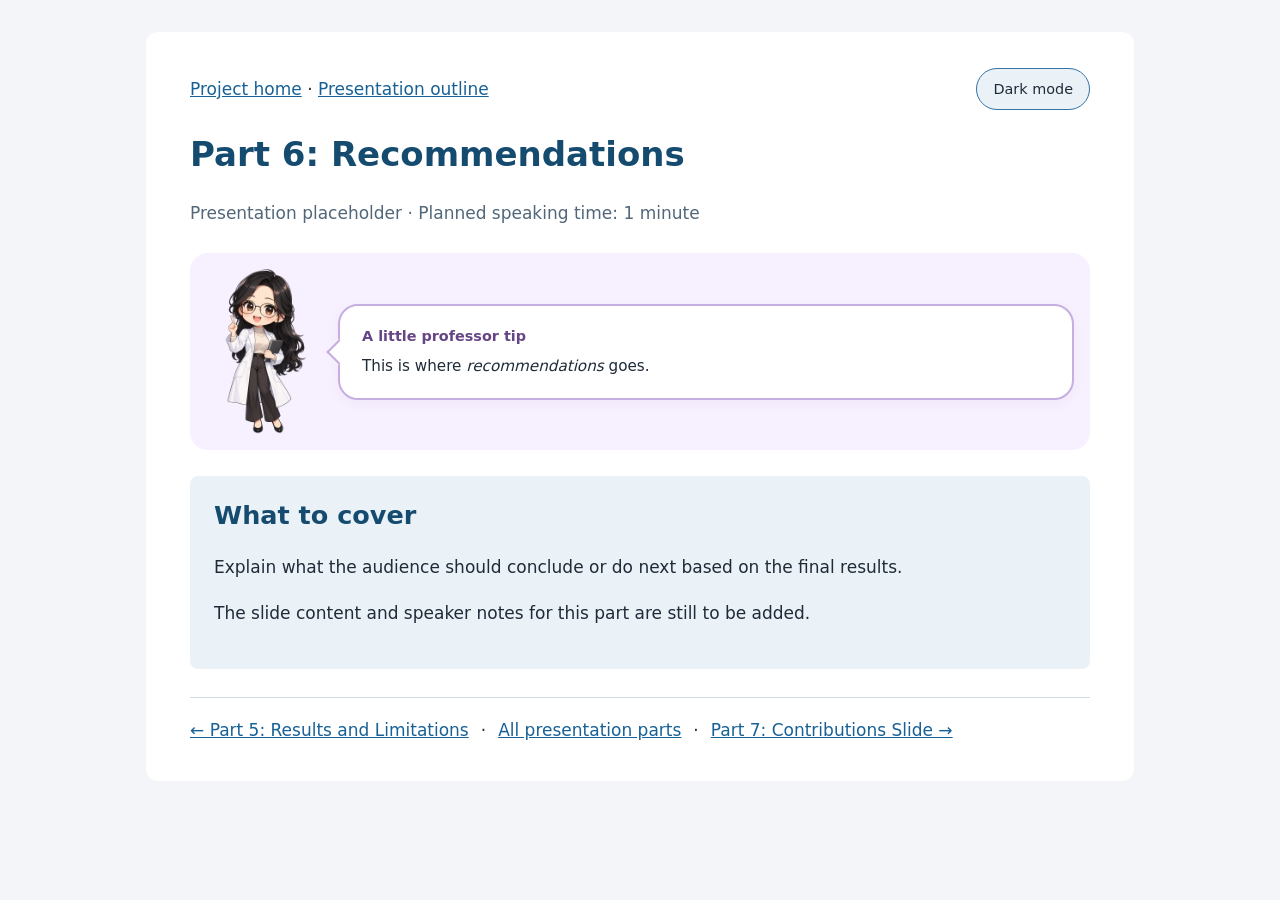
<file: presentation_part6_recommendations.html>
<!doctype html>
<html lang="en"><head>
<meta charset="utf-8"><meta name="viewport" content="width=device-width, initial-scale=1">
<title>Presentation Part 6: Recommendations</title>
<link rel="stylesheet" href="assets/presentation.css"><link rel="stylesheet" href="assets/theme.css">
<script src="assets/theme.js"></script>
</head><body><main>
<div class="page-toolbar"><nav aria-label="Project navigation"><a href="index.html">Project home</a> &middot; <a href="poker_hand_analysis_group_reading.html#presentation-outline">Presentation outline</a></nav><button class="theme-toggle" id="theme-toggle" type="button" aria-pressed="false" hidden>Dark mode</button></div>
<h1>Part 6: Recommendations</h1>
<p class="subtitle">Presentation placeholder &middot; Planned speaking time: 1 minute</p>
<aside class="professor-tip" aria-label="Professor tip">
<img src="assets/chibi-professor.png" alt="Chibi female professor with long black hair, glasses, and a white lab coat" width="110" height="165">
<div class="speech-bubble"><strong>A little professor tip</strong><p>This is where <em>recommendations</em> goes.</p></div>
</aside>
<section class="slide"><h2>What to cover</h2><p>Explain what the audience should conclude or do next based on the final results.</p><p>The slide content and speaker notes for this part are still to be added.</p></section>
<nav class="presentation-sequence" aria-label="Presentation parts"><a href="presentation_part5_results_and_limitations.html">&larr; Part 5: Results and Limitations</a> &middot; <a href="index.html">All presentation parts</a> &middot; <a href="presentation_part7_contributions.html">Part 7: Contributions Slide &rarr;</a></nav>
</main></body></html>
</file>
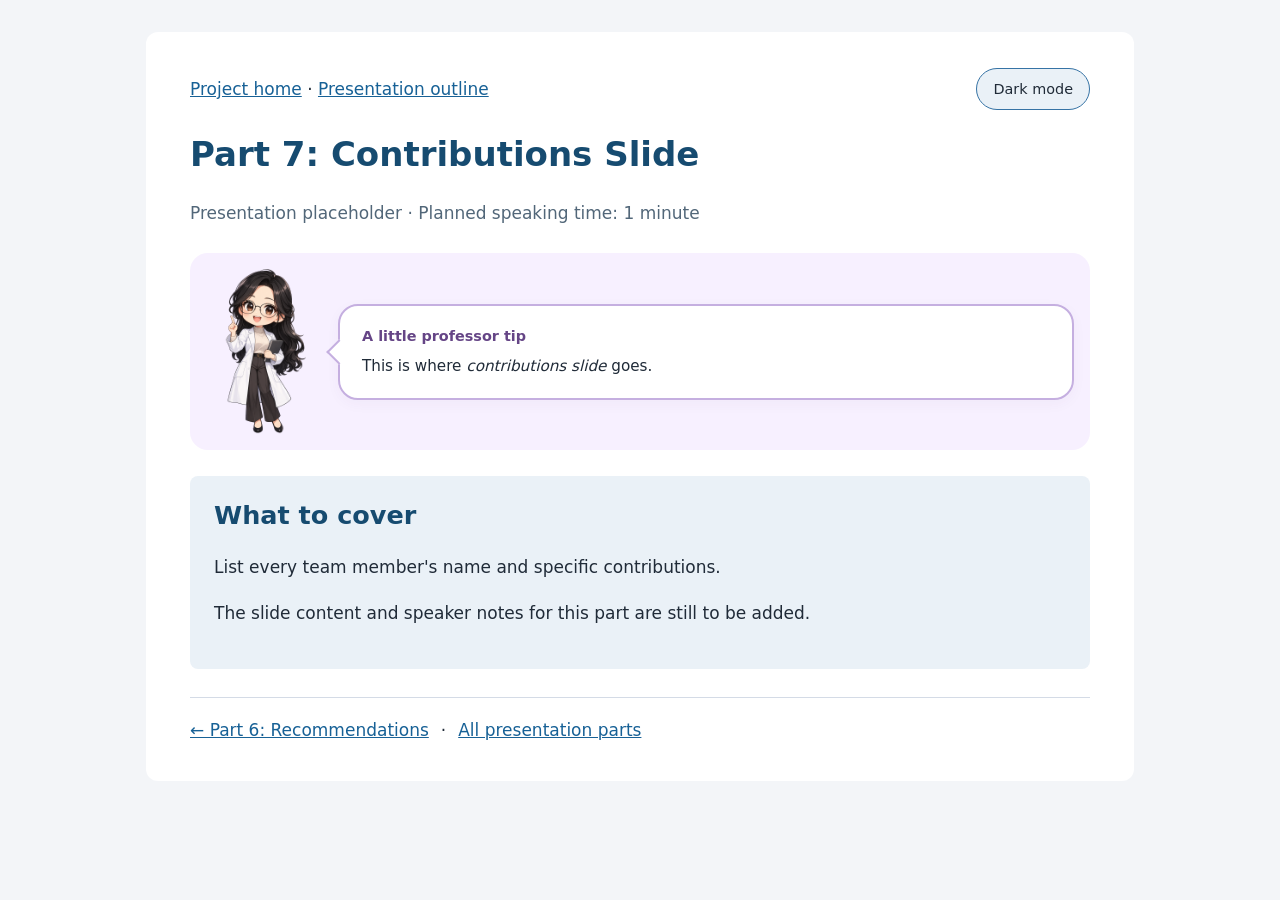
<file: presentation_part7_contributions.html>
<!doctype html>
<html lang="en"><head>
<meta charset="utf-8"><meta name="viewport" content="width=device-width, initial-scale=1">
<title>Presentation Part 7: Contributions Slide</title>
<link rel="stylesheet" href="assets/presentation.css"><link rel="stylesheet" href="assets/theme.css">
<script src="assets/theme.js"></script>
</head><body><main>
<div class="page-toolbar"><nav aria-label="Project navigation"><a href="index.html">Project home</a> &middot; <a href="poker_hand_analysis_group_reading.html#presentation-outline">Presentation outline</a></nav><button class="theme-toggle" id="theme-toggle" type="button" aria-pressed="false" hidden>Dark mode</button></div>
<h1>Part 7: Contributions Slide</h1>
<p class="subtitle">Presentation placeholder &middot; Planned speaking time: 1 minute</p>
<aside class="professor-tip" aria-label="Professor tip">
<img src="assets/chibi-professor.png" alt="Chibi female professor with long black hair, glasses, and a white lab coat" width="110" height="165">
<div class="speech-bubble"><strong>A little professor tip</strong><p>This is where <em>contributions slide</em> goes.</p></div>
</aside>
<section class="slide"><h2>What to cover</h2><p>List every team member&#x27;s name and specific contributions.</p><p>The slide content and speaker notes for this part are still to be added.</p></section>
<nav class="presentation-sequence" aria-label="Presentation parts"><a href="presentation_part6_recommendations.html">&larr; Part 6: Recommendations</a> &middot; <a href="index.html">All presentation parts</a></nav>
</main></body></html>
</file>
<file: assets/theme.css>
/* Shared colors for every project page. */
:root{color-scheme:light;--page:#f3f5f8;--surface:#fff;--text:#202b38;--heading:#164b70;--link:#176196;--muted:#526779;--slide:#eaf1f7;--accent:#3673a5;--note:#f8fafc;--focus:#2563eb;--tip:#f7f0ff;--bubble-border:#c5afe0;--tip-heading:#654586;--border:#d4dbe6}
:root[data-theme="dark"]{color-scheme:dark;--page:#101722;--surface:#1b2635;--text:#e5ebf3;--heading:#abd9ff;--link:#93caff;--muted:#b4c3d5;--slide:#26394d;--accent:#84b7e6;--note:#243244;--focus:#a6ceff;--tip:#30283f;--bubble-border:#9276b1;--tip-heading:#dbc0fa;--border:#4b5c72}
body{background:var(--page);color:var(--text)}
main{background:var(--surface)}
h1,h2,h3{color:var(--heading)}
a,nav a{color:var(--link)}
nav a{border-color:var(--border)}nav a:hover{background:var(--slide)}nav a span{color:var(--text)}
.subtitle,.badge{color:var(--muted)}
h2,th,td,.table-container{border-color:var(--border)}
table{background:var(--surface);color:var(--text)}
th,.slide{background:var(--slide)}tbody tr:nth-child(even),pre,.note{background:var(--note)}
blockquote,.note{border-color:var(--accent)}
button,input,select{color:var(--text);background:var(--surface);border:1px solid var(--border)}
button:disabled{opacity:.5}
a:focus-visible,button:focus-visible,input:focus-visible,select:focus-visible,summary:focus-visible{outline:3px solid var(--focus);outline-offset:3px}
.professor-tip{background:var(--tip)}
.speech-bubble,.speech-bubble::before{background:var(--surface);border-color:var(--bubble-border)}
.speech-bubble strong{color:var(--tip-heading)}
.page-toolbar{display:flex;align-items:center;justify-content:space-between;flex-wrap:wrap;gap:16px}
.theme-controls{display:flex;justify-content:flex-end;margin-bottom:16px}
.theme-toggle{font:inherit;font-size:.9rem;color:var(--text);background:var(--slide);border:1px solid var(--accent);border-radius:999px;padding:8px 16px;cursor:pointer;white-space:nowrap}
.theme-toggle:hover{border-color:var(--text)}
.theme-toggle[aria-pressed="true"]{background:var(--tip);border-color:var(--bubble-border)}
@media print{
  :root[data-theme]{color-scheme:light;--page:#fff;--surface:#fff;--text:#202b38;--heading:#164b70;--link:#176196;--muted:#526779;--slide:#eaf1f7;--accent:#3673a5;--note:#f8fafc;--tip:#f7f0ff;--bubble-border:#c5afe0;--tip-heading:#654586;--border:#d4dbe6}
  .theme-controls,.theme-toggle{display:none}
}
</file>
<file: assets/presentation.css>
body{margin:0;background:var(--page);color:var(--text);font:17px/1.7 system-ui,Segoe UI,sans-serif}
main{max-width:900px;margin:32px auto;padding:36px 44px;background:var(--surface);border-radius:12px}
h1,h2{color:var(--heading);line-height:1.25}h2{margin-top:2rem}a{color:var(--link)}.subtitle{color:var(--muted)}.slide{padding:24px;background:var(--slide);border-radius:8px}.slide h2{margin-top:0}.script p{margin:1.2rem 0}.note{border-left:4px solid var(--accent);padding:12px 20px;background:var(--note)}li{margin:.6rem 0}a:focus-visible{outline:3px solid var(--focus)}@media(max-width:600px){main{margin:12px;padding:22px}}@media print{body{background:var(--surface)}main{margin:0;padding:0}.slide{break-inside:avoid}nav{display:none}}

.professor-tip{display:flex;align-items:center;gap:22px;margin:26px 0;padding:16px;border-radius:18px;background:var(--tip);break-inside:avoid}
.professor-tip img{width:110px;height:165px;object-fit:contain;flex-shrink:0}
.speech-bubble{position:relative;background:var(--surface);border:2px solid var(--bubble-border);border-radius:20px;padding:18px 22px;box-shadow:0 4px 14px #4630600a;flex:1}
.speech-bubble::before{content:"";position:absolute;left:-10px;top:calc(50% - 9px);width:16px;height:16px;background:var(--surface);border-left:2px solid var(--bubble-border);border-bottom:2px solid var(--bubble-border);transform:rotate(45deg)}
.speech-bubble strong{display:block;color:var(--tip-heading);font-size:.9rem;margin-bottom:5px}.speech-bubble p{margin:0;font-size:.95rem}
@media(max-width:600px){.professor-tip{gap:12px;padding:10px}.professor-tip img{width:72px;height:120px}.speech-bubble{padding:14px;font-size:.9rem}}

@media print{
  :root[data-theme]{color-scheme:light;--surface:#fff;--text:#202b38;--heading:#164b70;--link:#176196;--muted:#526779;--slide:#eaf1f7;--accent:#3673a5;--note:#f8fafc;--tip:#f7f0ff;--bubble-border:#c5afe0;--tip-heading:#654586}
  .page-toolbar{display:none}
}

.presentation-sequence{display:flex;flex-wrap:wrap;gap:12px;margin-top:28px;padding-top:18px;border-top:1px solid var(--border)}
</file>
<file: assets/presentation-deck.css>
.presentation-deck { --card-red: #b32c47; }
:root[data-theme="dark"] .presentation-deck { --card-red: #ffadbc; }
.presentation-deck [hidden] { display: none !important; }
.presentation-deck .part-heading { margin: 28px 0 24px; }
.presentation-deck .part-heading h1 { margin: 8px 0; }
.presentation-deck .eyebrow {
  color: var(--muted);
  font-size: .78rem;
  font-weight: 700;
  letter-spacing: .09em;
  text-transform: uppercase;
}
.presentation-deck .subtitle { margin: 8px 0; }
.presentation-deck .deck-actions { display: flex; flex-wrap: wrap; gap: 10px; }
.presentation-deck .deck-actions:has(button:not([hidden])) { margin-bottom: 24px; }
.presentation-deck .deck-actions button,
.presentation-deck .slide-controls button {
  padding: 9px 16px;
  border-radius: 8px;
  font: inherit;
  font-size: .9rem;
  cursor: pointer;
}
.presentation-deck button:disabled { cursor: default; }
.presentation-deck .primary-action {
  background: var(--heading);
  color: var(--surface);
  border-color: var(--heading);
  font-weight: 650;
}
.presentation-deck .deck-slide {
  margin: 24px 0;
  padding: 28px;
  border: 1px solid var(--border);
  border-radius: 14px;
}
.presentation-deck .deck-slide > .eyebrow { margin: 0 0 12px; }
.presentation-deck .deck-slide h2 {
  margin: 0 0 16px;
  font-size: clamp(1.6rem, 3vw, 2.3rem);
  letter-spacing: -.025em;
}
.presentation-deck .deck-slide h2[tabindex="-1"]:focus { outline: none; }
.presentation-deck .slide-intro,
.presentation-deck .split-caption { margin: 0 0 22px; }
.presentation-deck .hand-example {
  display: flex;
  align-items: center;
  flex-wrap: wrap;
  gap: 18px;
  margin: 24px 0;
}
.presentation-deck .cards { display: flex; flex: 1 1 330px; gap: 10px; min-width: 0; }
.presentation-deck .poker-card {
  display: flex;
  flex: 1;
  flex-direction: column;
  align-items: center;
  justify-content: center;
  gap: 4px;
  max-width: 74px;
  min-width: 0;
  height: 112px;
  background: var(--surface);
  border: 1px solid var(--border);
  border-radius: 10px;
  box-shadow: 0 3px 8px #0000000a;
}
.presentation-deck .card-rank { font-size: 1.45rem; font-weight: 750; line-height: 1.1; }
.presentation-deck .card-suit { font-size: 2.4rem; line-height: 1.1; }
.presentation-deck .red-card { color: var(--card-red); }
.presentation-deck .hand-result { display: flex; align-items: center; gap: 16px; }
.presentation-deck .example-arrow { color: var(--accent); font-size: 2rem; }
.presentation-deck .hand-result small,
.presentation-deck .hand-result strong { display: block; }
.presentation-deck .hand-result strong { color: var(--heading); font-size: 1.4rem; }
.presentation-deck .hand-example figcaption {
  flex-basis: 100%;
  color: var(--muted);
  font-size: .8rem;
}
.presentation-deck .feature-facts,
.presentation-deck .cleanup-counts { display: grid; gap: 12px; }
.presentation-deck .feature-facts { grid-template-columns: repeat(2, minmax(0, 1fr)); }
.presentation-deck .cleanup-counts {
  grid-template-columns: repeat(3, minmax(0, 1fr));
  margin: 22px 0;
}
.presentation-deck .feature-facts p,
.presentation-deck .cleanup-counts p {
  margin: 0;
  padding: 16px;
  border: 1px solid var(--border);
  border-radius: 10px;
  background: var(--surface);
}
.presentation-deck .feature-facts strong,
.presentation-deck .cleanup-counts strong {
  display: block;
  color: var(--heading);
  font-size: 1.35rem;
  line-height: 1.2;
}
.presentation-deck .cleanup-counts strong { font-size: clamp(1.7rem, 4vw, 2.2rem); }
.presentation-deck .feature-facts span,
.presentation-deck .cleanup-counts span {
  display: block;
  margin-top: 8px;
  font-size: .86rem;
  line-height: 1.5;
}
.presentation-deck .cleanup-counts .prepared-total { border-color: var(--accent); }
.presentation-deck .preparation-checks {
  display: grid;
  grid-template-columns: repeat(3, minmax(0, 1fr));
  gap: 20px;
  margin: 24px 0;
  padding: 0;
  list-style: none;
}
.presentation-deck .preparation-checks li {
  margin: 0;
  padding-top: 12px;
  border-top: 3px solid var(--accent);
  font-size: .88rem;
  line-height: 1.55;
}
.presentation-deck .preparation-checks strong,
.presentation-deck .preparation-checks span { display: block; }
.presentation-deck .preparation-checks span { margin-top: 6px; }
.presentation-deck .development-split {
  display: grid;
  grid-template-columns: repeat(2, minmax(0, 1fr));
  overflow: hidden;
  border: 1px solid var(--accent);
  border-radius: 12px;
  background: var(--surface);
}
.presentation-deck .development-split > div { padding: 20px; }
.presentation-deck .validation-set { border-left: 1px solid var(--accent); background: var(--note); }
.presentation-deck .development-split span,
.presentation-deck .development-split strong,
.presentation-deck .test-set strong { display: block; }
.presentation-deck .split-role { color: var(--muted); font-size: .85rem; font-weight: 600; }
.presentation-deck .development-split strong {
  margin: 8px 0;
  color: var(--heading);
  font-size: 2.25rem;
  line-height: 1.2;
}
.presentation-deck .development-split span:last-child { font-size: .86rem; }
.presentation-deck .test-set {
  display: flex;
  align-items: center;
  justify-content: space-between;
  gap: 20px;
  margin: 16px 0;
  padding: 16px 20px;
  border: 1px dashed var(--bubble-border);
  border-radius: 12px;
  background: var(--tip);
}
.presentation-deck .test-set strong { color: var(--heading); font-size: 1.3rem; }
.presentation-deck .test-set p { max-width: 200px; margin: 0; font-size: .83rem; }
.presentation-deck .encoding-note { font-size: .9rem; }
.presentation-deck .professor-tip { gap: 16px; margin: 22px 0 0; padding: 12px; }
.presentation-deck .professor-tip img { width: 80px; height: 112px; }
.presentation-deck .speech-bubble { padding: 14px 18px; }
.presentation-deck .speech-bubble p { font-size: .88rem; line-height: 1.6; }
.presentation-deck .speech-bubble .inline-emphasis {
  display: inline;
  margin: 0;
  color: inherit;
  font-size: inherit;
}
.presentation-deck .speaker-notes {
  margin-top: 22px;
  padding: 14px 18px;
  border: 1px solid var(--border);
  border-radius: 8px;
  background: var(--surface);
  font-size: .9rem;
}
.presentation-deck .speaker-notes summary { color: var(--heading); font-weight: 600; cursor: pointer; }
.presentation-deck .speaker-notes p { margin: 14px 0 0; }
.presentation-deck .slide-controls {
  display: flex;
  justify-content: space-between;
  align-items: center;
  flex-wrap: wrap;
  gap: 14px;
  margin-top: 20px;
}
.presentation-deck .slide-controls small {
  flex-basis: 100%;
  color: var(--muted);
  text-align: center;
  font-size: .75rem;
}
.presentation-deck .source-footer {
  margin-top: 30px;
  padding-top: 8px;
  border-top: 1px solid var(--border);
  font-size: .85rem;
}
.presentation-deck .source-footer h2 { margin-top: 20px; font-size: 1.2rem; }
.presentation-deck .screen-reader-only {
  position: absolute;
  width: 1px;
  height: 1px;
  overflow: hidden;
  clip-path: inset(50%);
  white-space: nowrap;
}
.presentation-deck.is-presenting { font-size: 16px; line-height: 1.55; }
.presentation-deck.is-presenting main {
  display: grid;
  grid-template-columns: minmax(0, 1fr) auto;
  gap: 12px;
  max-width: 1080px;
  margin: 12px auto;
  padding: 20px 28px;
}
.presentation-deck.is-presenting .page-toolbar { grid-column: 2; grid-row: 1; }
.presentation-deck.is-presenting .part-heading {
  grid-column: 1;
  grid-row: 1;
  align-self: center;
  margin: 0;
}
.presentation-deck.is-presenting .part-heading h1 { margin: 0; font-size: 1.5rem; }
.presentation-deck.is-presenting .part-heading .eyebrow,
.presentation-deck.is-presenting .part-heading .subtitle,
.presentation-deck.is-presenting .page-toolbar nav,
.presentation-deck.is-presenting .source-footer,
.presentation-deck.is-presenting .presentation-sequence { display: none; }
.presentation-deck.is-presenting .page-toolbar { justify-content: flex-end; }
.presentation-deck.is-presenting .slide-deck,
.presentation-deck.is-presenting .deck-actions,
.presentation-deck.is-presenting .slide-controls { grid-column: 1 / -1; margin: 0; }
.presentation-deck.is-presenting .deck-slide { margin: 0; padding: 22px; }
.presentation-deck.is-presenting .deck-slide h2 { margin-bottom: 12px; font-size: 2rem; }
.presentation-deck.is-presenting .slide-intro,
.presentation-deck.is-presenting .split-caption { margin-bottom: 16px; }
.presentation-deck.is-presenting .hand-example { gap: 12px; margin: 16px 0; }
.presentation-deck.is-presenting .poker-card { height: 88px; }
.presentation-deck.is-presenting .feature-facts p,
.presentation-deck.is-presenting .cleanup-counts p { padding: 12px; }
.presentation-deck.is-presenting .professor-tip { margin-top: 16px; padding: 8px; }
.presentation-deck.is-presenting .professor-tip img { width: 65px; height: 92px; }
.presentation-deck.is-presenting .speech-bubble { padding: 12px 16px; }
.presentation-deck.is-presenting .speech-bubble p { line-height: 1.5; }
.presentation-deck.is-presenting .speaker-notes:not([open]) { display: none; }
.presentation-deck.is-presenting .development-split > div { padding: 16px; }
.presentation-deck.is-presenting .test-set { margin: 12px 0; padding: 12px 16px; }
.presentation-deck.is-presenting .slide-controls small { flex-basis: auto; }
@media (max-width: 600px) {
  .presentation-deck .deck-slide { padding: 20px 16px; }
  .presentation-deck .cards { flex-basis: 100%; gap: 6px; }
  .presentation-deck .poker-card { height: 86px; }
  .presentation-deck .card-rank { font-size: 1.1rem; }
  .presentation-deck .card-suit { font-size: 2rem; }
  .presentation-deck .hand-example { gap: 12px; }
  .presentation-deck .feature-facts,
  .presentation-deck .cleanup-counts,
  .presentation-deck .preparation-checks,
  .presentation-deck .development-split { grid-template-columns: 1fr; }
  .presentation-deck .cleanup-counts p {
    display: flex;
    align-items: center;
    justify-content: space-between;
    gap: 14px;
  }
  .presentation-deck .cleanup-counts span { max-width: 125px; margin: 0; text-align: right; }
  .presentation-deck .validation-set { border-top: 1px solid var(--accent); border-left: 0; }
  .presentation-deck .test-set { align-items: flex-start; flex-direction: column; gap: 8px; }
  .presentation-deck .test-set p { max-width: none; }
  .presentation-deck .professor-tip { gap: 10px; padding: 8px; }
  .presentation-deck .professor-tip img { width: 58px; height: 92px; }
  .presentation-deck .speech-bubble { padding: 12px; }
  .presentation-deck.is-presenting main { grid-template-columns: 1fr; margin: 12px; padding: 18px; }
  .presentation-deck.is-presenting .page-toolbar { grid-column: 1; }
  .presentation-deck.is-presenting .part-heading { grid-row: 2; }
  .presentation-deck.is-presenting .part-heading h1 { font-size: 1.35rem; }
  .presentation-deck.is-presenting .deck-slide { padding: 20px 16px; }
  .presentation-deck.is-presenting .deck-slide h2 { font-size: 1.6rem; }
  .presentation-deck.is-presenting .professor-tip img { width: 58px; height: 92px; }
  .presentation-deck.is-presenting .speech-bubble { padding: 12px; }
  .presentation-deck.is-presenting .slide-controls small { flex-basis: 100%; }
}
@media print {
  @page { size: A4 landscape; margin: 10mm; }
  .presentation-deck,
  .presentation-deck.is-presenting {
    --card-red: #b32c47;
    font-size: 13px;
    line-height: 1.5;
  }
  .presentation-deck main,
  .presentation-deck.is-presenting main { display: block; max-width: none; margin: 0; padding: 0; }
  .presentation-deck .part-heading,
  .presentation-deck .deck-actions,
  .presentation-deck .slide-controls,
  .presentation-deck .speaker-notes,
  .presentation-deck .source-footer,
  .presentation-deck noscript { display: none !important; }
  .presentation-deck .deck-slide,
  .presentation-deck .deck-slide[hidden],
  .presentation-deck.is-presenting .deck-slide {
    display: block !important;
    margin: 0;
    padding: 18px;
    break-after: page;
    break-inside: avoid;
    print-color-adjust: exact;
  }
  .presentation-deck .deck-slide:last-child { break-after: auto; }
  .presentation-deck .deck-slide h2 { font-size: 25px; }
  .presentation-deck .professor-tip img { width: 65px; height: 92px; }
  .presentation-deck .professor-tip { margin-top: 16px; }
  .presentation-deck .preparation-checks { margin: 18px 0; }
}
</file>
<file: assets/presentation-findings-and-models.css>
.presentation-deck .finding-highlight {
  display: flex;
  align-items: center;
  gap: 24px;
  margin: 12px 0;
  padding: 12px 18px;
  border: 1px solid var(--accent);
  border-radius: 12px;
  background: var(--surface);
}
.presentation-deck .finding-highlight > strong {
  flex-shrink: 0;
  color: var(--heading);
  font-size: 3.25rem;
  line-height: 1.1;
}
.presentation-deck .finding-highlight p { margin: 0; font-size: 1.05rem; }
.presentation-deck .finding-highlight p span { display: block; margin-top: 4px; font-size: .86rem; }
.presentation-deck .category-chart { margin: 12px 0; }
.presentation-deck .category-chart img {
  display: block;
  width: 100%;
  max-height: 180px;
  border: 1px solid var(--border);
  border-radius: 10px;
  background: white;
  object-fit: contain;
}
.presentation-deck .category-chart figcaption {
  margin-top: 6px;
  color: var(--muted);
  font-size: .74rem;
  line-height: 1.5;
}
.presentation-deck .mobile-chart-summary { display: none; }
.presentation-deck .reference-score {
  display: flex;
  justify-content: space-between;
  align-items: center;
  gap: 24px;
  margin: 12px 0;
  padding: 12px 18px;
  border-radius: 12px;
  background: var(--surface);
  border: 1px solid var(--border);
}
.presentation-deck .metric-label { display: block; color: var(--muted); font-size: .8rem; }
.presentation-deck .reference-score div > strong { display: block; color: var(--heading); font-size: 2.4rem; line-height: 1.2; }
.presentation-deck .reference-score p { max-width: 340px; margin: 0; font-size: .95rem; }
.presentation-deck .rare-grid { display: grid; grid-template-columns: repeat(2, minmax(0, 1fr)); gap: 14px; margin: 12px 0; }
.presentation-deck .rare-grid p { margin: 0; padding: 12px 18px; background: var(--surface); border: 1px solid var(--border); border-radius: 10px; }
.presentation-deck .rare-grid strong { display: block; color: var(--heading); font-size: 2rem; line-height: 1.2; }
.presentation-deck .rare-grid span { display: block; margin-top: 6px; font-size: .84rem; line-height: 1.5; }
.presentation-deck .method-note {
  margin: 12px 0 0;
  padding: 12px 16px;
  border-left: 3px solid var(--accent);
  border-radius: 0 8px 8px 0;
  background: var(--note);
  font-size: .86rem;
  line-height: 1.5;
}
.presentation-deck .model-cards { display: grid; grid-template-columns: repeat(3, minmax(0, 1fr)); gap: 14px; margin: 18px 0; }
.presentation-deck .model-card {
  display: flex;
  flex-direction: column;
  padding: 18px;
  border: 1px solid var(--border);
  border-radius: 12px;
  background: var(--surface);
}
.presentation-deck .model-kind { color: var(--muted); font-size: .72rem; font-weight: 700; text-transform: uppercase; letter-spacing: .06em; }
.presentation-deck .model-card h3 { margin: 8px 0 0; font-size: 1.12rem; line-height: 1.3; }
.presentation-deck .model-card p { margin: 12px 0; font-size: .88rem; line-height: 1.5; }
.presentation-deck .model-card small { margin-top: auto; padding-top: 10px; border-top: 1px solid var(--border); color: var(--muted); font-size: .78rem; line-height: 1.5; }
.presentation-deck .comparison-steps { counter-reset: comparison; display: grid; gap: 12px; margin: 20px 0; padding: 0; list-style: none; }
.presentation-deck .comparison-steps li {
  counter-increment: comparison;
  display: flex;
  align-items: flex-start;
  gap: 16px;
  margin: 0;
  padding: 14px 18px;
  border: 1px solid var(--border);
  border-radius: 10px;
  background: var(--surface);
}
.presentation-deck .comparison-steps li::before {
  content: counter(comparison);
  display: grid;
  flex-shrink: 0;
  place-items: center;
  width: 30px;
  height: 30px;
  border-radius: 50%;
  background: var(--slide);
  color: var(--heading);
  font-weight: 700;
}
.presentation-deck .comparison-steps h3 { margin: 0; font-size: 1rem; line-height: 1.4; }
.presentation-deck .comparison-steps p { margin: 5px 0 0; font-size: .86rem; line-height: 1.5; }
.presentation-deck .reproducibility-row { display: flex; flex-wrap: wrap; gap: 12px 24px; margin: 16px 0; color: var(--muted); font-size: .8rem; }
.presentation-deck .metrics-table { width: 100%; margin: 20px 0; border-collapse: collapse; font-size: .86rem; line-height: 1.5; }
.presentation-deck .metrics-table th,
.presentation-deck .metrics-table td { padding: 10px 14px; border: 1px solid var(--border); text-align: left; vertical-align: top; }
.presentation-deck .metrics-table th:first-child { width: 24%; }
.presentation-deck .metrics-table tbody th { background: var(--surface); }
.presentation-deck .primary-metric { display: inline-block; margin-left: 6px; padding: 2px 6px; border: 1px solid var(--accent); border-radius: 4px; color: var(--heading); font-size: .66rem; }
.presentation-deck .selection-path { display: grid; grid-template-columns: repeat(3, minmax(0, 1fr)); gap: 12px; margin: 18px 0; padding: 0; list-style: none; }
.presentation-deck .selection-path li { margin: 0; padding: 12px 14px; border-top: 3px solid var(--accent); background: var(--surface); border-radius: 0 0 8px 8px; }
.presentation-deck .selection-path strong { display: block; color: var(--heading); font-size: 1rem; }
.presentation-deck .selection-path span { display: block; margin-top: 6px; font-size: .8rem; line-height: 1.5; }
.presentation-deck.is-presenting .category-chart img { max-height: 140px; }
.presentation-deck.is-presenting .comparison-steps { margin: 14px 0; }
.presentation-deck.is-presenting .model-cards { margin: 14px 0; }
@media (max-width: 600px) {
  .presentation-deck .finding-highlight { align-items: flex-start; flex-direction: column; gap: 8px; }
  .presentation-deck .finding-highlight > strong { font-size: 2.8rem; }
  .presentation-deck .category-chart img { max-height: none; }
  .presentation-deck .mobile-chart-summary { display: block; margin: 12px 0; padding-left: 18px; font-size: .8rem; }
  .presentation-deck .mobile-chart-summary li { margin: 6px 0; }
  .presentation-deck .reference-score { align-items: flex-start; flex-direction: column; gap: 12px; }
  .presentation-deck .rare-grid,
  .presentation-deck .model-cards,
  .presentation-deck .selection-path { grid-template-columns: 1fr; }
  .presentation-deck .comparison-steps li { gap: 10px; padding: 12px; }
  .presentation-deck .comparison-steps li::before { width: 24px; height: 24px; font-size: .8rem; }
  .presentation-deck .metrics-table { font-size: .8rem; }
  .presentation-deck .metrics-table th,
  .presentation-deck .metrics-table td { padding: 8px; overflow-wrap: anywhere; }
  .presentation-deck .metrics-table th:first-child { width: 30%; }
  .presentation-deck .primary-metric { margin: 4px 0 0; }
}
@media print {
  .presentation-deck .category-chart img { max-height: 140px; }
  .presentation-deck .model-card { padding: 14px; }
  .presentation-deck .comparison-steps { gap: 8px; margin: 12px 0; }
  .presentation-deck .comparison-steps li { padding: 10px 14px; }
  .presentation-deck .metrics-table { margin: 12px 0; }
  .presentation-deck .mobile-chart-summary { display: none; }
}
</file>
